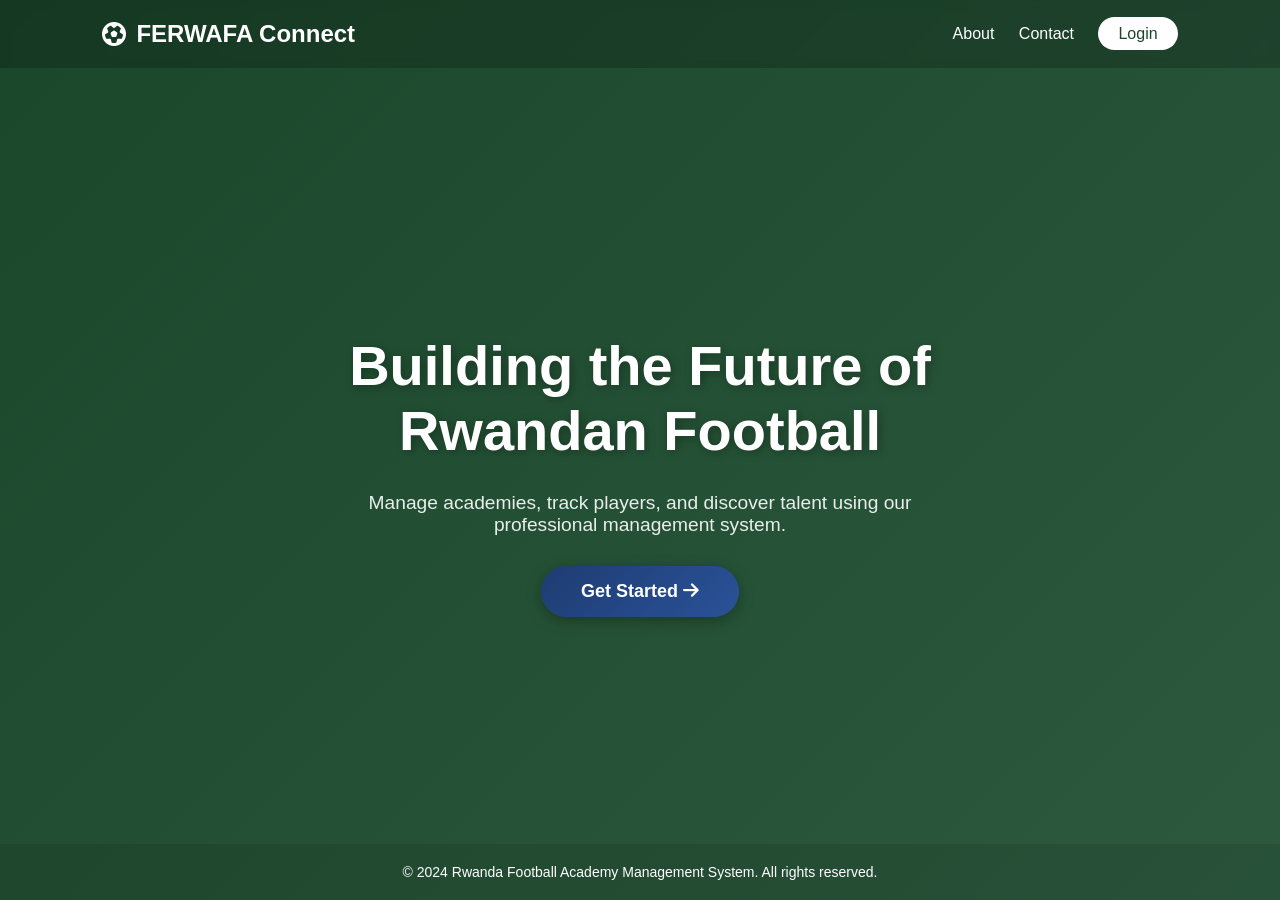
<file: football_dashboard/frontend/academy.html>
<!DOCTYPE html>
<html lang="en">
<head>
    <meta charset="UTF-8">
    <meta name="viewport" content="width=device-width, initial-scale=1.0">
    <title>Academy Dashboard - Football Academy Management</title>
    <link rel="stylesheet" href="css/style.css?v=1.1">
    <link rel="stylesheet" href="https://cdnjs.cloudflare.com/ajax/libs/font-awesome/6.4.0/css/all.min.css">
</head>
<body>
    <div class="dashboard-wrapper">
        <!-- Sidebar -->
        <aside class="sidebar">
            <div class="sidebar-header">
                <div class="logo">
                    <i class="fas fa-graduation-cap"></i>
                </div>
                <h2>Football Academy</h2>
            </div>
            
            <nav class="sidebar-nav">
                <ul>
                    <li class="active"><a href="#" onclick="showSection('dashboard')"><i class="fas fa-home"></i> Dashboard</a></li>
                    <li><a href="#" onclick="showSection('players')"><i class="fas fa-users"></i> Players</a></li>
                    <li><a href="#" onclick="showSection('matches')"><i class="fas fa-futbol"></i> Matches</a></li>
                    <li><a href="#" onclick="showSection('live-streaming')"><i class="fas fa-video"></i> Live Streaming</a></li>
                    <li><a href="#" onclick="showSection('statistics')"><i class="fas fa-chart-line"></i> Statistics</a></li>
                    <li><a href="#" onclick="showSection('ml-training')"><i class="fas fa-brain"></i> AI Analysis</a></li>
                </ul>
            </nav>
            
            <div class="sidebar-footer">
                <div class="user-info">
                    <div class="user-avatar">
                        <i class="fas fa-user-circle"></i>
                    </div>
                    <div class="user-details">
                        <span id="userName">Academy Admin</span>
                        <span class="badge role-academy">Academy</span>
                    </div>
                </div>
                <button class="btn-logout" onclick="logout()">
                    <i class="fas fa-sign-out-alt"></i>
                </button>
            </div>
        </aside>
        
        <!-- Main Content -->
        <main class="main-content">
            <header class="main-header">
                <button class="menu-toggle" id="menuToggle">
                    <i class="fas fa-bars"></i>
                </button>
                <h1 class="page-title">Academy Dashboard</h1>
                <div class="header-actions">
                    <span class="badge" style="background: var(--primary); color: #000; font-weight: 700;">V1.1 STABLE</span>
                    <div class="academy-badge">
                        <i class="fas fa-university"></i> Academy Level
                    </div>
                </div>
            </header>
            
            <div class="dashboard-content">
                <!-- Dashboard Overview Section -->
                <section id="dashboard" class="section active">
                    <!-- Academy Stats -->
                    <div class="stats-grid">
                        <div class="stat-card">
                            <div class="stat-icon">
                                <i class="fas fa-users"></i>
                            </div>
                            <div class="stat-info">
                                <h3>Total Players</h3>
                                <p class="stat-number" id="totalPlayers">0</p>
                            </div>
                        </div>
                        
                        <div class="stat-card">
                            <div class="stat-icon active">
                                <i class="fas fa-futbol"></i>
                            </div>
                            <div class="stat-info">
                                <h3>Matches Played</h3>
                                <p class="stat-number" id="matchesPlayed">0</p>
                            </div>
                        </div>
                        
                        <div class="stat-card">
                            <div class="stat-icon success">
                                <i class="fas fa-trophy"></i>
                            </div>
                            <div class="stat-info">
                                <h3>Win Rate</h3>
                                <p class="stat-number" id="winRate">0%</p>
                            </div>
                        </div>
                        
                        <div class="stat-card">
                            <div class="stat-icon warning">
                                <i class="fas fa-star"></i>
                            </div>
                            <div class="stat-info">
                                <h3>Top Scorer</h3>
                                <p class="stat-text" id="topScorer">N/A</p>
                            </div>
                        </div>
                    </div>

                    <!-- Players Grid Overview -->
                    <div class="card mb-4">
                        <div class="card-header">
                            <h3><i class="fas fa-users"></i> Recent Players</h3>
                            <button class="btn btn-primary btn-sm" onclick="showSection('players')">View All</button>
                        </div>
                        <div class="card-body">
                            <div class="table-responsive">
                                <table class="data-table">
                                    <thead>
                                        <tr>
                                            <th>Name</th>
                                            <th>Position</th>
                                            <th>Jersey #</th>
                                            <th>Age</th>
                                        </tr>
                                    </thead>
                                    <tbody id="recentPlayersBody"></tbody>
                                </table>
                            </div>
                        </div>
                    </div>
                </section>

                <!-- Players Section -->
                <section id="players" class="section">
                    <div class="card">
                        <div class="card-header">
                            <h3><i class="fas fa-users"></i> Academy Players</h3>
                            <button class="btn btn-primary" onclick="showAddPlayerModal()">
                                <i class="fas fa-plus"></i> Add Player
                            </button>
                        </div>
                        <div class="card-body">
                            <div class="table-responsive">
                                <table class="data-table" id="playersTable">
                                    <thead>
                                        <tr>
                                            <th>Reg. Number</th>
                                            <th>Name</th>
                                            <th>Position</th>
                                            <th>Jersey #</th>
                                            <th>Age</th>
                                            <th>Goals</th>
                                            <th>Actions</th>
                                        </tr>
                                    </thead>
                                    <tbody id="playersTableBody"></tbody>
                                </table>
                            </div>
                        </div>
                    </div>
                </section>
                
                <!-- Matches Section -->
                <section id="matches" class="section">
                    <div class="card">
                        <div class="card-header">
                            <h3><i class="fas fa-futbol"></i> Academy Matches</h3>
                            <button class="btn btn-primary" onclick="showAddMatchModal()">
                                <i class="fas fa-plus"></i> Add Match
                            </button>
                        </div>
                        <div class="card-body">
                            <div class="table-responsive">
                                <table class="data-table" id="matchesTable">
                                    <thead>
                                        <tr>
                                            <th>Date</th>
                                            <th>Opponent</th>
                                            <th>Venue</th>
                                            <th>Score</th>
                                            <th>Result</th>
                                            <th>Actions</th>
                                        </tr>
                                    </thead>
                                    <tbody id="matchesTableBody"></tbody>
                                </table>
                            </div>
                        </div>
                    </div>
                </section>

                <!-- Live Analytics & Ingest Hub (The Heart of the System) -->
                <section id="live-streaming" class="section">
                    <div class="card">
                        <div class="card-header">
                            <h3><i class="fas fa-satellite-dish"></i> Live Analytics & Ingest Hub</h3>
                            <div class="header-actions">
                                <button class="btn btn-success btn-sm" onclick="openAnalyticsModal()">
                                    <i class="fas fa-plus"></i> Start New Analytics Session
                                </button>
                            </div>
                        </div>
                        <div class="card-body">
                            <div class="ingest-overview mb-4" style="display: grid; grid-template-columns: 1fr 1fr 1fr; gap: 24px;">
                                <div class="ingest-card hardware-card" onclick="openAnalyticsModal('hardware')">
                                    <div class="ingest-icon"><i class="fas fa-camera-retro"></i></div>
                                    <div class="ingest-info">
                                        <h4>Professional Hardware Ingest</h4>
                                        <p>Connect Blackmagic cameras or OBS via RTMP for crystal-clear analysis.</p>
                                    </div>
                                </div>
                                <div class="ingest-card external-card" onclick="openAnalyticsModal('external')">
                                    <div class="ingest-icon"><i class="fas fa-link"></i></div>
                                    <div class="ingest-info">
                                        <h4>External Source (YouTube/TV)</h4>
                                        <p>"Catch" live matches from YouTube, TV streams, or public video links.</p>
                                    </div>
                                </div>
                                <div class="ingest-card camera-card" onclick="openAnalyticsModal('camera')">
                                    <div class="ingest-icon"><i class="fas fa-mobile-alt"></i></div>
                                    <div class="ingest-info">
                                        <h4>Device Camera</h4>
                                        <p>Use your phone or laptop camera to stream live video directly to the server.</p>
                                    </div>
                                </div>
                            </div>

                            <div id="activeSessions" class="active-sessions">
                                <h4 class="mb-3"><i class="fas fa-broadcast-tower"></i> Active Analytics Sessions</h4>
                                <div id="sessionsList" class="empty-state">
                                    <i class="fas fa-video-slash fa-3x mb-3" style="opacity: 0.3;"></i>
                                    <p>No active analytics sessions. Connect your camera or link to begin.</p>
                                </div>
                            </div>
                        </div>
                    </div>
                </section>

                <!-- Statistics & Analytics Tool -->
                <section id="statistics" class="section">
                    <div class="card mb-4">
                        <div class="card-header d-flex justify-content-between align-items-center">
                            <h3><i class="fas fa-chart-line"></i> AI Match Statistics Tool</h3>
                            <div class="header-actions">
                                <button class="btn btn-warning btn-sm" onclick="runAITest()" style="margin-right: 10px;">
                                    <i class="fas fa-flask"></i> Test AI Stats
                                </button>
                                <select id="matchAnalyticsSelector" class="form-control form-control-sm" style="min-width: 250px;" onchange="loadMatchAnalytics(this.value)">
                                    <option value="">Select a Match to Analyze...</option>
                                    <!-- Populated via JS -->
                                </select>
                            </div>
                        </div>
                    </div>

                    <div id="analyticsDashboard" style="display: none;">
                        <!-- Team Performance Overview -->
                        <div class="row mb-4">
                            <div class="col-md-12">
                                <div class="card bg-dark-soft border-left-primary">
                                    <div class="card-body py-4">
                                        <h4 class="mb-4 text-primary"><i class="fas fa-users"></i> Team Performance Overview</h4>
                                        <div class="row text-center">
                                            <div class="col-md-3 border-right">
                                                <div class="h2 mb-1" id="toolTeamQuality">0%</div>
                                                <div class="text-muted small uppercase">Team Intensity Grade</div>
                                            </div>
                                            <div class="col-md-2 border-right">
                                                <div class="h3 mb-1" id="toolTeamDistance">0 km</div>
                                                <div class="text-muted small uppercase">Total Distance</div>
                                            </div>
                                            <div class="col-md-2 border-right">
                                                <div class="h3 mb-1" id="toolTeamAvgSpeed">0 km/h</div>
                                                <div class="text-muted small uppercase">Avg Speed</div>
                                            </div>
                                            <div class="col-md-2 border-right">
                                                <div class="h3 mb-1" id="toolTeamTopSpeed">0 km/h</div>
                                                <div class="text-muted small uppercase">Top Speed</div>
                                            </div>
                                            <div class="col-md-3">
                                                <div class="h3 mb-1" id="toolTeamSprints">0</div>
                                                <div class="text-muted small uppercase">High-Intensity Sprints</div>
                                            </div>
                                        </div>
                                    </div>
                                </div>
                            </div>
                        </div>

                        <!-- Individual Player Breakdown -->
                        <div class="card">
                            <div class="card-header">
                                <h3><i class="fas fa-walking"></i> Individual Player Performance</h3>
                            </div>
                            <div class="card-body">
                                <div class="table-responsive">
                                    <table class="table table-dark table-hover">
                                        <thead>
                                            <tr>
                                                <th>Player</th>
                                                <th>Position</th>
                                                <th>Distance (km)</th>
                                                <th>Top Speed (km/h)</th>
                                                <th>Sprints</th>
                                                <th>AI Performance Score</th>
                                            </tr>
                                        </thead>
                                        <tbody id="toolPlayerStatsBody">
                                            <!-- Populated via JS -->
                                        </tbody>
                                    </table>
                                </div>
                            </div>
                        </div>
                    </div>

                    <div id="analyticsEmptyState" class="empty-state py-5">
                        <i class="fas fa-chart-pie fa-4x mb-4" style="opacity: 0.2;"></i>
                        <h3>Ready for Analysis</h3>
                        <p>Select a completed match from the dropdown above to view AI-generated statistics and performance metrics.</p>
                    </div>
                </section>

                <!-- ML Training Section -->
                <section id="ml-training" class="section">
                    <div class="card mb-4">
                        <div class="card-header">
                            <h3><i class="fas fa-info-circle"></i> AI Talent Detection - How It Works</h3>
                        </div>
                        <div class="card-body">
                            <div class="ml-instructions" style="display: grid; grid-template-columns: repeat(auto-fit, minmax(200px, 1fr)); gap: 24px;">
                                <div class="instruction-step">
                                    <div class="step-num">1</div>
                                    <h4>Supply Match Video</h4>
                                    <p>Provide a public link or use the RTMP ingest to send a match video or live stream to the AI server.</p>
                                </div>
                                <div class="instruction-step">
                                    <div class="step-num">2</div>
                                    <h4>Select Analytic Model</h4>
                                    <p>Choose between Player Performance tracking, Tactical Heatmaps, or Ball Possession analysis.</p>
                                </div>
                                <div class="instruction-step">
                                    <div class="step-num">3</div>
                                    <h4>Automated Processing</h4>
                                    <p>Our AI processes the footage frame-by-frame, extracting player coordinates and movement patterns.</p>
                                </div>
                                <div class="instruction-step">
                                    <div class="step-num">4</div>
                                    <h4>Generate Statistics</h4>
                                    <p>The processed data is automatically synced to your dashboard and individual player profiles.</p>
                                </div>
                            </div>
                        </div>
                    </div>

                    <div class="card">
                        <div class="card-header">
                            <h3><i class="fas fa-microchip"></i> Active Tracking Pipeline</h3>
                            <button class="btn btn-primary btn-sm" onclick="openMLModal()">
                                <i class="fas fa-plus"></i> New Training Job
                            </button>
                        </div>
                        <div class="card-body">
                            <div id="trainingJobs" class="ml-jobs-list">
                                <div class="empty-state">
                                    <i class="fas fa-brain fa-3x" style="margin-bottom: 20px; opacity: 0.5;"></i>
                                    <p>No active analytics jobs. Start your first analysis to see results.</p>
                                </div>
                            </div>
                        </div>
                    </div>
                </section>
            </div>
        </main>
    </div>
    
    <!-- ========== PLAYER MODAL (Full Details) ========== -->
    <div class="modal-overlay" id="playerModal">
        <div class="modal">
            <div class="modal-header">
                <h3 id="playerModalTitle">Register New Player</h3>
                <button class="modal-close" onclick="closePlayerModal()"><i class="fas fa-times"></i></button>
            </div>
            <div class="modal-body">
                <form id="playerForm">
                    <input type="hidden" id="playerId">
                    <div class="form-row">
                        <div class="form-group">
                            <label><i class="fas fa-user"></i> Full Name *</label>
                            <input type="text" id="playerName" placeholder="Jean Baptiste" required>
                        </div>
                        <div class="form-group">
                            <label><i class="fas fa-calendar-alt"></i> Date of Birth *</label>
                            <input type="date" id="playerDob" required>
                        </div>
                    </div>
                    <div class="form-row">
                        <div class="form-group">
                            <label><i class="fas fa-flag"></i> Nationality *</label>
                            <select id="playerNationality" required>
                                <option value="">Select</option>
                                <option value="Rwandan" selected>Rwandan</option>
                                <option value="Kenyan">Kenyan</option>
                                <option value="Ugandan">Ugandan</option>
                                <option value="Tanzanian">Tanzanian</option>
                                <option value="Burundian">Burundian</option>
                                <option value="Congolese">Congolese</option>
                                <option value="Other">Other</option>
                            </select>
                        </div>
                        <div class="form-group">
                            <label><i class="fas fa-running"></i> Position *</label>
                            <select id="playerPosition" required>
                                <option value="">Select Position</option>
                                <option value="Goalkeeper">Goalkeeper</option>
                                <option value="Defender">Defender</option>
                                <option value="Midfielder">Midfielder</option>
                                <option value="Forward">Forward</option>
                            </select>
                        </div>
                    </div>
                    <div class="form-row">
                        <div class="form-group">
                            <label><i class="fas fa-tshirt"></i> Jersey Number</label>
                            <input type="number" id="playerJersey" placeholder="10" min="1" max="99">
                        </div>
                        <div class="form-group">
                            <label><i class="fas fa-ruler-vertical"></i> Height (cm)</label>
                            <input type="text" id="playerHeight" placeholder="175">
                        </div>
                    </div>
                    <div class="form-row">
                        <div class="form-group">
                            <label><i class="fas fa-weight"></i> Weight (kg)</label>
                            <input type="text" id="playerWeight" placeholder="70">
                        </div>
                        <div class="form-group">
                            <label><i class="fas fa-camera"></i> Player Photo</label>
                            <input type="file" id="playerPhotoFile" accept="image/*" class="file-input">
                            <input type="hidden" id="playerPhoto">
                            <small>Upload professional headshot.</small>
                        </div>
                    </div>
                    <div class="form-row">
                        <div class="form-group">
                            <label><i class="fas fa-map-marker-alt"></i> District</label>
                            <input type="text" id="playerDistrict" placeholder="District">
                        </div>
                        <div class="form-group">
                            <label>Sector</label>
                            <input type="text" id="playerSector" placeholder="Sector">
                        </div>
                    </div>
                    <div class="form-row">
                        <div class="form-group">
                            <label>Cell</label>
                            <input type="text" id="playerCell" placeholder="Cell">
                        </div>
                        <div class="form-group">
                            <label>Village</label>
                            <input type="text" id="playerVillage" placeholder="Village">
                        </div>
                    </div>
                    <div class="form-actions">
                        <button type="button" class="btn btn-secondary" onclick="closePlayerModal()">Cancel</button>
                        <button type="submit" class="btn btn-primary"><i class="fas fa-save"></i> Save Player</button>
                    </div>
                </form>
            </div>
        </div>
    </div>
    
    <!-- Match Modal -->
    <div class="modal-overlay" id="matchModal">
        <div class="modal">
            <div class="modal-header">
                <h3 id="matchModalTitle">Add New Match</h3>
                <button class="modal-close" onclick="closeMatchModal()"><i class="fas fa-times"></i></button>
            </div>
            <form id="matchForm">
                <input type="hidden" id="matchId">
                <div class="form-group">
                    <label>Match Date *</label>
                    <input type="datetime-local" id="matchDate" required>
                </div>
                <div class="form-group">
                    <label>Opponent Team *</label>
                    <select id="matchOpponentId" required onfocus="populateMatchDropdowns()">
                        <option value="">Select Opponent...</option>
                    </select>
                </div>
                <div class="form-group">
                    <label>Venue *</label>
                    <select id="venueId" required onfocus="populateMatchDropdowns()">
                        <option value="">Select Venue...</option>
                    </select>
                </div>
                <div class="form-row">
                    <div class="form-group">
                        <label>Home Score</label>
                        <input type="number" id="homeScore" min="0" placeholder="0">
                    </div>
                    <div class="form-group">
                        <label>Away Score</label>
                        <input type="number" id="awayScore" min="0" placeholder="0">
                    </div>
                </div>
                <div class="form-group">
                    <label>Result</label>
                    <select id="matchResult">
                        <option value="">Select Result</option>
                        <option value="win">Win</option>
                        <option value="loss">Loss</option>
                        <option value="draw">Draw</option>
                        <option value="pending">Pending</option>
                    </select>
                </div>
                <div class="form-actions">
                    <button type="button" class="btn btn-secondary" onclick="closeMatchModal()">Cancel</button>
                    <button type="submit" class="btn btn-primary">Add Match</button>
                </div>
            </form>
        </div>
    </div>
    
    <!-- Unified Analytics Modal (The Heart Modal) -->
    <div class="modal-overlay" id="analyticsModal">
        <div class="modal modal-lg">
            <div class="modal-header">
                <h3><i class="fas fa-satellite-dish"></i> Start New Analytics Session</h3>
                <button class="modal-close" onclick="closeAnalyticsModal()">
                    <i class="fas fa-times"></i>
                </button>
            </div>
            <div class="modal-body">
                <div class="card-tabs mb-4">
                    <button class="tab-btn active" onclick="switchAnalyticsMode('hardware')">
                        <i class="fas fa-camera"></i> Hardware (Blackmagic/RTMP)
                    </button>
                    <button class="tab-btn" onclick="switchAnalyticsMode('external')">
                        <i class="fas fa-link"></i> External Link (YouTube/TV)
                    </button>
                    <button class="tab-btn" onclick="switchAnalyticsMode('camera')">
                        <i class="fas fa-mobile-alt"></i> Device Camera
                    </button>
                </div>

                <form id="analyticsForm" onsubmit="submitAnalyticsSession(event)" novalidate>
                    <input type="hidden" id="analyticsSourceType" value="hardware">
                    
                    <div id="hardwareTab" class="analytics-tab active">
                        <div class="alert alert-info py-2 mb-3" style="font-size: 13px;">
                            Connect your Blackmagic camera or OBS using these credentials. The server will catch the signal and start processing.
                        </div>
                        <div class="form-group mb-3">
                            <label>Session Name</label>
                            <input type="text" id="hardwareSessionName" placeholder="Rwanda vs Kenya - Quality Analysis">
                        </div>
                        <div id="generatedCredentials" style="display:none;">
                            <div class="form-group mb-2">
                                <label style="font-size: 11px; opacity:0.8;">RTMP Ingest URL</label>
                                <div class="input-group">
                                    <input type="text" id="generatedIngestUrl" readonly class="form-control-sm" style="background: rgba(0,0,0,0.5); border: 1px solid var(--border); color: #fff; padding: 8px 12px; flex:1;">
                                    <button type="button" class="btn btn-sm btn-secondary" onclick="copyToClipboard(document.getElementById('generatedIngestUrl').value)">Copy</button>
                                </div>
                            </div>
                        </div>
                    </div>

                    <div id="externalTab" class="analytics-tab" style="display:none;">
                        <div class="alert alert-warning py-2 mb-3" style="font-size: 13px;">
                            Enter the link to a live YouTube match or TV stream. Our AI server will "catch" this video source for analysis.
                        </div>
                        <div class="form-group mb-3">
                            <label>Source URL (YouTube/MP4/HLS)</label>
                            <input type="text" id="externalSourceUrl" placeholder="https://youtube.com/live/xxxx or http://tv-stream/xxx">
                        </div>
                        <div class="form-group mb-3">
                            <label>Session Name</label>
                            <input type="text" id="externalSessionName" placeholder="YouTube Stream Analysis">
                        </div>
                    </div>

                    <div id="cameraTab" class="analytics-tab" style="display:none;">
                        <div class="alert alert-info py-2 mb-3" style="font-size: 13px;">
                            Use your device camera (phone or laptop) to stream live video directly to the AI server for analysis.
                        </div>
                        <div class="form-group mb-3">
                            <label>Session Name</label>
                            <input type="text" id="cameraSessionName" placeholder="Device Camera Stream">
                        </div>
                        <div class="form-group mb-3">
                            <label>Camera Source</label>
                            <div style="display: grid; grid-template-columns: 1fr 1fr; gap: 12px;">
                                <button type="button" class="btn btn-secondary" onclick="startDeviceCamera('user')">
                                    <i class="fas fa-camera"></i> Front Camera
                                </button>
                                <button type="button" class="btn btn-secondary" onclick="startDeviceCamera('environment')">
                                    <i class="fas fa-camera"></i> Rear Camera
                                </button>
                            </div>
                        </div>
                        <div id="cameraPreviewContainer" style="display:none; margin-top: 16px;">
                            <label style="margin-bottom: 8px; display: block;">Camera Preview</label>
                            <video id="cameraPreview" autoplay playsinline muted style="width: 100%; max-height: 300px; background: #000; border-radius: 8px;"></video>
                            <div style="display: flex; gap: 12px; margin-top: 12px;">
                                <button type="button" class="btn btn-success" onclick="startCameraStream()">
                                    <i class="fas fa-broadcast-tower"></i> Start Streaming
                                </button>
                                <button type="button" class="btn btn-danger" onclick="stopDeviceCamera()">
                                    <i class="fas fa-stop"></i> Stop Camera
                                </button>
                            </div>
                        </div>
                        <div id="cameraStreamStatus" style="display:none; margin-top: 12px; padding: 12px; border-radius: 8px; background: rgba(0,240,255,0.1); border: 1px solid rgba(0,240,255,0.3);">
                            <span id="cameraStreamStatusText"><i class="fas fa-circle" style="color: #00f0ff;"></i> Streaming to server...</span>
                        </div>
                    </div>

                    <div class="form-group mb-4">
                        <label>Target AI Model</label>
                        <select id="analyticsAIModel">
                            <option value="Performance Analysis">Player Performance Model (High Detail)</option>
                            <option value="Tactical Tracker">Tactical Positioning & Heatmaps</option>
                            <option value="Ball Mastery">Possession & Transition Analytics</option>
                        </select>
                    </div>

                    <div class="form-actions">
                        <button type="button" class="btn btn-secondary" onclick="closeAnalyticsModal()">Cancel</button>
                        <button type="submit" class="btn btn-success">Initialize Session</button>
                    </div>
                </form>
            </div>
        </div>
    </div>

    <!-- Match Modal -->
    <div class="modal-overlay" id="matchModal">
        <div class="modal">
            <div class="modal-header">
                <h3 id="matchModalTitle">Add New Match</h3>
                <button class="modal-close" onclick="closeMatchModal()">
                    <i class="fas fa-times"></i>
                </button>
            </div>
            <div class="modal-body">
                <form id="matchForm" onsubmit="saveMatch(event)">
                    <input type="hidden" id="matchId">
                    <div class="form-row">
                        <div class="form-group">
                            <label>Match Date *</label>
                            <input type="datetime-local" id="matchDate" required>
                        </div>
                        <div class="form-group">
                            <label>Venue *</label>
                            <select id="venueId" required onfocus="populateMatchDropdowns()">
                                <option value="">Select Venue...</option>
                            </select>
                        </div>
                    </div>
                    <div class="form-row">
                        <div class="form-group">
                            <label>Opponent Team *</label>
                            <select id="matchOpponentId" required onfocus="populateMatchDropdowns()">
                                <option value="">Select Opponent...</option>
                            </select>
                        </div>
                        <div class="form-group">
                            <label>Status *</label>
                            <select id="matchStatus" required>
                                <option value="scheduled">Scheduled</option>
                                <option value="in_progress">In Progress</option>
                                <option value="completed">Completed</option>
                                <option value="cancelled">Cancelled</option>
                            </select>
                        </div>
                    </div>
                    <div class="form-row">
                        <div class="form-group">
                            <label>Home Score</label>
                            <input type="number" id="homeScore" min="0" placeholder="0">
                        </div>
                        <div class="form-group">
                            <label>Away Score</label>
                            <input type="number" id="awayScore" min="0" placeholder="0">
                        </div>
                    </div>
                    <div class="form-actions">
                        <button type="button" class="btn btn-secondary" onclick="closeMatchModal()">Cancel</button>
                        <button type="submit" class="btn btn-primary"><i class="fas fa-save"></i> Save Match</button>
                    </div>
                </form>
            </div>
        </div>
    </div>

    <!-- ML Training Modal -->
    <div class="modal-overlay" id="mlModal">
        <div class="modal">
            <div class="modal-header">
                <h3>New AI Analytics Job</h3>
                <button class="modal-close" onclick="closeMLModal()">
                    <i class="fas fa-times"></i>
                </button>
            </div>
            <div class="modal-body">
                <form id="mlForm" onsubmit="submitMLJob(event)">
                    <div class="form-group">
                        <label><i class="fas fa-video"></i> Match Video Source</label>
                        <select id="mlVideoSourceType" onchange="toggleMLSourceInput()" required>
                            <option value="link">Public Video Link (YouTube/MP4)</option>
                            <option value="stream">Live Stream URL (RTMP)</option>
                            <option value="upload">Upload Video File</option>
                        </select>
                    </div>
                    <div id="mlSourceContainer" class="form-group">
                        <label>Source URL</label>
                        <input type="text" id="mlVideoSource" placeholder="https://..." required>
                    </div>
                    <div class="form-group">
                        <label><i class="fas fa-project-diagram"></i> Analysis Type</label>
                        <select id="mlType" required>
                            <option value="Performance Analysis">Player Performance Analysis</option>
                            <option value="Tactical Tracking">Tactical Layout & Tracking</option>
                            <option value="Heatmap Generation">Match Heatmap Generation</option>
                        </select>
                    </div>
                    <div class="alert alert-info" style="font-size: 13px; margin: 15px 0;">
                        <i class="fas fa-info-circle"></i> Analyzing a 90-minute match takes approximately 15-20 minutes of processing time.
                    </div>
                    <div class="form-actions">
                        <button type="button" class="btn btn-secondary" onclick="closeMLModal()">Cancel</button>
                        <button type="submit" class="btn btn-primary">Start Analysis Job</button>
                    </div>
                </form>
            </div>
        </div>
    </div>

    <script src="js/main.js?v=1.1"></script>
    
</body>
</html>
</file>
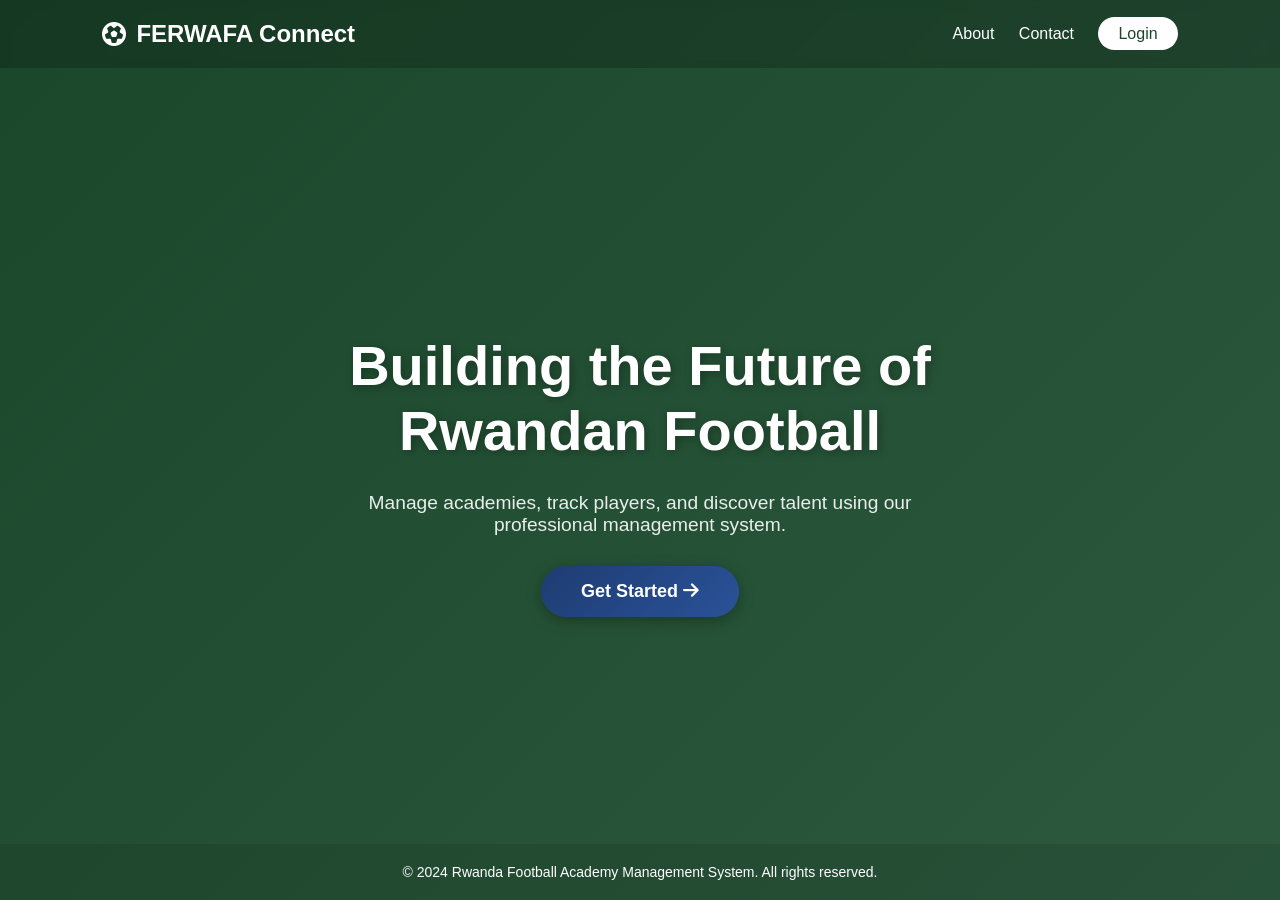
<file: football_dashboard/frontend/club.html>
<!DOCTYPE html>
<html lang="en">
<head>
    <meta charset="UTF-8">
    <meta name="viewport" content="width=device-width, initial-scale=1.0">
    <title>Club Dashboard - Rwanda Talent</title>
    <link rel="stylesheet" href="css/style.css?v=1.1">
    <link rel="stylesheet" href="https://cdnjs.cloudflare.com/ajax/libs/font-awesome/6.0.0/css/all.min.css">
</head>
<body>
    <div class="dashboard-wrapper">
        <!-- Sidebar -->
        <aside class="sidebar" id="sidebar">
            <div class="sidebar-header">
                <div class="logo">
                    <i class="fas fa-shield-alt"></i>
                </div>
                <h2>Football Club</h2>
            </div>
            
            <nav class="sidebar-nav">
                <ul>
                    <li class="active"><a href="#" onclick="showSection('dashboard')"><i class="fas fa-home"></i> Dashboard</a></li>
                    <li><a href="#" onclick="showSection('players')"><i class="fas fa-users"></i> Players</a></li>
                    <li><a href="#" onclick="showSection('matches')"><i class="fas fa-futbol"></i> Matches</a></li>
                    <li><a href="#" onclick="showSection('live-match')"><i class="fas fa-video"></i> Live Streaming</a></li>
                    <li><a href="#" onclick="showSection('statistics')"><i class="fas fa-chart-bar"></i> Statistics</a></li>
                    <li><a href="#" onclick="showSection('ml-training')"><i class="fas fa-brain"></i> ML Training</a></li>
                </ul>
            </nav>
            
            <div class="sidebar-footer">
                <div class="user-info">
                    <div class="user-avatar">
                        <i class="fas fa-user-circle"></i>
                    </div>
                    <div class="user-details">
                        <span id="userName">Club Admin</span>
                        <span class="badge role-club">Club</span>
                    </div>
                </div>
                <button class="btn-logout" onclick="logout()">
                    <i class="fas fa-sign-out-alt"></i>
                </button>
            </div>
        </aside>

        <!-- Main Content -->
        <main class="main-content">
            <!-- Header -->
            <header class="main-header">
                <button id="menuToggle" class="menu-toggle">
                    <i class="fas fa-bars"></i>
                </button>
                <h1 class="page-title">Club Dashboard (Standardized)</h1>
                <div class="header-actions">
                    <span class="badge" style="background: var(--primary); color: #000; font-weight: 700;">V1.1 STABLE</span>
                    <div class="club-badge">
                        <i class="fas fa-shield-alt"></i> Active Club
                    </div>
                </div>
            </header>

            <div class="dashboard-content">
                <!-- Dashboard Overview -->
                <section id="dashboard" class="section active">
                    <div class="stats-grid">
                        <div class="stat-card">
                            <div class="stat-icon">
                                <i class="fas fa-users"></i>
                            </div>
                            <div class="stat-info">
                                <h3>Total Players</h3>
                                <p class="stat-number" id="totalPlayers">0</p>
                            </div>
                        </div>
                        <div class="stat-card">
                            <div class="stat-icon success">
                                <i class="fas fa-video"></i>
                            </div>
                            <div class="stat-info">
                                <h3>Live Streams</h3>
                                <p class="stat-number" id="liveStreams">0</p>
                            </div>
                        </div>
                        <div class="stat-card">
                            <div class="stat-icon warning">
                                <i class="fas fa-chart-line"></i>
                            </div>
                            <div class="stat-info">
                                <h3>Match Stats</h3>
                                <p class="stat-number" id="matchStats">0</p>
                            </div>
                        </div>
                    </div>
                </section>

                <!-- Players Section -->
                <section id="players" class="section">
                    <div class="card">
                        <div class="card-header">
                            <h3><i class="fas fa-users"></i> Team Players</h3>
                            <button class="btn btn-primary" onclick="showAddPlayerModal()">
                                <i class="fas fa-plus"></i> Add Player
                            </button>
                        </div>
                        <div class="card-body">
                            <div class="table-controls" style="margin-bottom: 20px;">
                                <div class="header-search" style="flex: 1;">
                                    <i class="fas fa-search"></i>
                                    <input type="text" id="playerSearch" placeholder="Search players..." onkeyup="searchPlayers()">
                                </div>
                                <select class="form-select" id="filterPosition" onchange="searchPlayers()" style="width: auto;">
                                    <option value="">All Positions</option>
                                    <option value="Goalkeeper">Goalkeeper</option>
                                    <option value="Defender">Defender</option>
                                    <option value="Midfielder">Midfielder</option>
                                    <option value="Forward">Forward</option>
                                </select>
                            </div>
                            <div class="table-responsive">
                                <table class="data-table">
                                    <thead>
                                        <tr>
                                            <th>Registration</th>
                                            <th>Name</th>
                                            <th>Position</th>
                                            <th>Jersey #</th>
                                            <th>Nationality</th>
                                            <th>Age</th>
                                            <th>Actions</th>
                                        </tr>
                                    </thead>
                                    <tbody id="playersTableBody">
                                        <tr><td colspan="7" class="empty-state">Loading players...</td></tr>
                                    </tbody>
                                </table>
                            </div>
                        </div>
                    </div>
                </section>

                <!-- Matches Section -->
                <section id="matches" class="section">
                    <div class="card">
                        <div class="card-header">
                            <h3><i class="fas fa-futbol"></i> Club Matches</h3>
                            <button class="btn btn-primary" onclick="showAddMatchModal()">
                                <i class="fas fa-plus"></i> Add Match
                            </button>
                        </div>
                        <div class="card-body">
                            <div class="table-controls" style="margin-bottom: 20px;">
                                <select class="form-select" id="filterMatchStatus" onchange="filterMatches()" style="width: auto;">
                                    <option value="">All Status</option>
                                    <option value="scheduled">Scheduled</option>
                                    <option value="in_progress">In Progress</option>
                                    <option value="completed">Completed</option>
                                    <option value="cancelled">Cancelled</option>
                                </select>
                            </div>
                            <div class="table-responsive">
                                <table class="data-table">
                                    <thead>
                                        <tr>
                                            <th>Date</th>
                                            <th>Home Team</th>
                                            <th>Score</th>
                                            <th>Away Team</th>
                                            <th>Venue</th>
                                            <th>Status</th>
                                            <th>Actions</th>
                                        </tr>
                                    </thead>
                                    <tbody id="matchesTableBody">
                                        <tr><td colspan="7" class="empty-state">Loading matches...</td></tr>
                                    </tbody>
                                </table>
                            </div>
                        </div>
                    </div>
                </section>

            <!-- Add Player Section - Now just redirects to the modal -->
            <section id="add-player" class="section">
                <div class="form-container" style="text-align: center; padding: 60px 20px;">
                    <i class="fas fa-user-plus" style="font-size: 48px; color: var(--primary); margin-bottom: 20px;"></i>
                    <h2>Add New Player</h2>
                    <p style="color: var(--text-secondary); margin-bottom: 30px;">Click the button below to register a new player with full details.</p>
                    <button class="btn btn-primary" onclick="showAddPlayerModal()" style="font-size: 16px; padding: 14px 32px;">
                        <i class="fas fa-plus"></i> Register New Player
                    </button>
                </div>
            </section>

            <!-- Live Analytics & Ingest Hub (The Heart of the System) -->
            <section id="live-match" class="section">
                <div class="card">
                    <div class="card-header">
                        <h3><i class="fas fa-satellite-dish"></i> Live Analytics & Ingest Hub</h3>
                        <div class="header-actions">
                            <button class="btn btn-success btn-sm" onclick="openAnalyticsModal()">
                                <i class="fas fa-plus"></i> Start New Analytics Session
                            </button>
                        </div>
                    </div>
                    <div class="card-body">
                        <div class="ingest-overview mb-4" style="display: grid; grid-template-columns: 1fr 1fr 1fr; gap: 24px;">
                            <div class="ingest-card hardware-card" onclick="openAnalyticsModal('hardware')">
                                <div class="ingest-icon"><i class="fas fa-camera-retro"></i></div>
                                <div class="ingest-info">
                                    <h4>Professional Hardware Ingest</h4>
                                    <p>Connect Blackmagic cameras or OBS via RTMP for crystal-clear analysis.</p>
                                </div>
                            </div>
                            <div class="ingest-card external-card" onclick="openAnalyticsModal('external')">
                                <div class="ingest-icon"><i class="fas fa-link"></i></div>
                                <div class="ingest-info">
                                    <h4>External Source (YouTube/TV)</h4>
                                    <p>"Catch" live matches from YouTube, TV streams, or public video links.</p>
                                </div>
                            </div>
                            <div class="ingest-card camera-card" onclick="openAnalyticsModal('camera')">
                                <div class="ingest-icon"><i class="fas fa-mobile-alt"></i></div>
                                <div class="ingest-info">
                                    <h4>Device Camera</h4>
                                    <p>Use your phone or laptop camera to stream live video directly to the server.</p>
                                </div>
                            </div>
                        </div>

                        <div id="activeSessions" class="active-sessions">
                            <h4 class="mb-3"><i class="fas fa-broadcast-tower"></i> Active Analytics Sessions</h4>
                            <div id="sessionsList" class="empty-state">
                                <i class="fas fa-video-slash fa-3x mb-3" style="opacity: 0.3;"></i>
                                <p>No active analytics sessions. Connect your camera or link to begin.</p>
                            </div>
                        </div>
                    </div>
                </div>
            </section>

            <!-- ML Training Section -->
            <section id="ml-training" class="section">
                <div class="card mb-4">
                    <div class="card-header">
                        <h3><i class="fas fa-info-circle"></i> AI Talent Detection - How It Works</h3>
                    </div>
                    <div class="card-body">
                        <div class="ml-instructions" style="display: grid; grid-template-columns: repeat(auto-fit, minmax(200px, 1fr)); gap: 24px;">
                            <div class="instruction-step">
                                <div class="step-num">1</div>
                                <h4>Supply Match Video</h4>
                                <p>Provide a public link or use the RTMP ingest to send a match video or live stream to the AI server.</p>
                            </div>
                            <div class="instruction-step">
                                <div class="step-num">2</div>
                                <h4>Select Analytic Model</h4>
                                <p>Choose between Player Performance tracking, Tactical Heatmaps, or Ball Possession analysis.</p>
                            </div>
                            <div class="instruction-step">
                                <div class="step-num">3</div>
                                <h4>Automated Processing</h4>
                                <p>Our AI processes the footage frame-by-frame, extracting player coordinates and movement patterns.</p>
                            </div>
                            <div class="instruction-step">
                                <div class="step-num">4</div>
                                <h4>Generate Statistics</h4>
                                <p>The processed data is automatically synced to your dashboard and individual player profiles.</p>
                            </div>
                        </div>
                    </div>
                </div>

                <div class="card">
                    <div class="card-header">
                        <h3><i class="fas fa-microchip"></i> Active Tracking Pipeline</h3>
                        <button class="btn btn-primary btn-sm" onclick="openMLModal()">
                            <i class="fas fa-plus"></i> New Training Job
                        </button>
                    </div>
                    <div class="card-body">
                        <div id="trainingJobs" class="ml-jobs-list">
                            <div class="empty-state">
                                <i class="fas fa-brain fa-3x" style="margin-bottom: 20px; opacity: 0.5;"></i>
                                <p>No active analytics jobs. Start your first analysis to see results.</p>
                            </div>
                        </div>
                    </div>
                </div>
            </section>

            <!-- Statistics & Analytics Tool -->
            <section id="statistics" class="section">
                <div class="card mb-4">
                    <div class="card-header d-flex justify-content-between align-items-center">
                        <h3><i class="fas fa-chart-line"></i> AI Match Statistics Tool</h3>
                        <div class="header-actions">
                            <button class="btn btn-warning btn-sm" onclick="runAITest()" style="margin-right: 10px;">
                                <i class="fas fa-flask"></i> Test AI Stats
                            </button>
                            <select id="matchAnalyticsSelector" class="form-control form-control-sm" style="min-width: 250px;" onchange="loadMatchAnalytics(this.value)">
                                <option value="">Select a Match to Analyze...</option>
                                <!-- Populated via JS -->
                            </select>
                        </div>
                    </div>
                </div>

                <div id="analyticsDashboard" style="display: none;">
                    <!-- Team Performance Overview -->
                    <div class="row mb-4">
                        <div class="col-md-12">
                            <div class="card bg-dark-soft border-left-primary">
                                <div class="card-body py-4">
                                    <h4 class="mb-4 text-primary"><i class="fas fa-users"></i> Team Performance Overview</h4>
                                    <div class="row text-center">
                                        <div class="col-md-3 border-right">
                                            <div class="h2 mb-1" id="toolTeamQuality">0%</div>
                                            <div class="text-muted small uppercase">Team Intensity Grade</div>
                                        </div>
                                        <div class="col-md-2 border-right">
                                            <div class="h3 mb-1" id="toolTeamDistance">0 km</div>
                                            <div class="text-muted small uppercase">Total Distance</div>
                                        </div>
                                        <div class="col-md-2 border-right">
                                            <div class="h3 mb-1" id="toolTeamAvgSpeed">0 km/h</div>
                                            <div class="text-muted small uppercase">Avg Speed</div>
                                        </div>
                                        <div class="col-md-2 border-right">
                                            <div class="h3 mb-1" id="toolTeamTopSpeed">0 km/h</div>
                                            <div class="text-muted small uppercase">Top Speed</div>
                                        </div>
                                        <div class="col-md-3">
                                            <div class="h3 mb-1" id="toolTeamSprints">0</div>
                                            <div class="text-muted small uppercase">High-Intensity Sprints</div>
                                        </div>
                                    </div>
                                </div>
                            </div>
                        </div>
                    </div>

                    <!-- Individual Player Breakdown -->
                    <div class="card">
                        <div class="card-header">
                            <h3><i class="fas fa-walking"></i> Individual Player Performance</h3>
                        </div>
                        <div class="card-body">
                            <div class="table-responsive">
                                <table class="table table-dark table-hover">
                                    <thead>
                                        <tr>
                                            <th>Player</th>
                                            <th>Position</th>
                                            <th>Distance (km)</th>
                                            <th>Top Speed (km/h)</th>
                                            <th>Sprints</th>
                                            <th>AI Performance Score</th>
                                        </tr>
                                    </thead>
                                    <tbody id="toolPlayerStatsBody">
                                        <!-- Populated via JS -->
                                    </tbody>
                                </table>
                            </div>
                        </div>
                    </div>
                </div>

                <div id="analyticsEmptyState" class="empty-state py-5">
                    <i class="fas fa-chart-pie fa-4x mb-4" style="opacity: 0.2;"></i>
                    <h3>Ready for Analysis</h3>
                    <p>Select a completed match from the dropdown above to view AI-generated statistics and performance metrics.</p>
                </div>
            </section>
        </main>
    </div>

    <!-- ========== PLAYER MODAL (Full Details) ========== -->
    <div class="modal-overlay" id="playerModal">
        <div class="modal">
            <div class="modal-header">
                <h3 id="playerModalTitle">Register New Player</h3>
                <button class="modal-close" onclick="closePlayerModal()">
                    <i class="fas fa-times"></i>
                </button>
            </div>
            <div class="modal-body">
                <form id="playerForm">
                    <input type="hidden" id="playerId">
                    <div class="form-row">
                        <div class="form-group">
                            <label><i class="fas fa-user"></i> Full Name *</label>
                            <input type="text" id="playerName" placeholder="Jean Baptiste" required>
                        </div>
                        <div class="form-group">
                            <label><i class="fas fa-calendar-alt"></i> Date of Birth *</label>
                            <input type="date" id="playerDob" required>
                        </div>
                    </div>
                    <div class="form-row">
                        <div class="form-group">
                            <label><i class="fas fa-flag"></i> Nationality *</label>
                            <select id="playerNationality" required>
                                <option value="">Select</option>
                                <option value="Rwandan" selected>Rwandan</option>
                                <option value="Kenyan">Kenyan</option>
                                <option value="Ugandan">Ugandan</option>
                                <option value="Tanzanian">Tanzanian</option>
                                <option value="Burundian">Burundian</option>
                                <option value="Congolese">Congolese</option>
                                <option value="Other">Other</option>
                            </select>
                        </div>
                        <div class="form-group">
                            <label><i class="fas fa-running"></i> Position *</label>
                            <select id="playerPosition" required>
                                <option value="">Select Position</option>
                                <option value="Goalkeeper">Goalkeeper</option>
                                <option value="Defender">Defender</option>
                                <option value="Midfielder">Midfielder</option>
                                <option value="Forward">Forward</option>
                            </select>
                        </div>
                    </div>
                    <div class="form-row">
                        <div class="form-group">
                            <label><i class="fas fa-tshirt"></i> Jersey Number</label>
                            <input type="number" id="playerJersey" placeholder="10" min="1" max="99">
                        </div>
                        <div class="form-group">
                            <label><i class="fas fa-ruler-vertical"></i> Height (cm)</label>
                            <input type="text" id="playerHeight" placeholder="175">
                        </div>
                    </div>
                    <div class="form-row">
                        <div class="form-group">
                            <label><i class="fas fa-weight"></i> Weight (kg)</label>
                            <input type="text" id="playerWeight" placeholder="70">
                        </div>
                        <div class="form-group">
                            <label><i class="fas fa-camera"></i> Photo URL</label>
                            <input type="text" id="playerPhoto" placeholder="https://...">
                        </div>
                    </div>
                    <div class="form-row">
                        <div class="form-group">
                            <label><i class="fas fa-map-marker-alt"></i> District</label>
                            <input type="text" id="playerDistrict" placeholder="Gasabo">
                        </div>
                        <div class="form-group">
                            <label><i class="fas fa-map"></i> Sector</label>
                            <input type="text" id="playerSector" placeholder="Remera">
                        </div>
                    </div>
                    <div class="form-row">
                        <div class="form-group">
                            <label><i class="fas fa-building"></i> Cell</label>
                            <input type="text" id="playerCell" placeholder="Nyarutarama">
                        </div>
                        <div class="form-group">
                            <label><i class="fas fa-home"></i> Village</label>
                            <input type="text" id="playerVillage" placeholder="Rugando">
                        </div>
                    </div>
                    <div class="form-actions">
                        <button type="button" class="btn btn-secondary" onclick="closePlayerModal()">Cancel</button>
                        <button type="submit" class="btn btn-primary"><i class="fas fa-save"></i> Save Player</button>
                    </div>
                </form>
            </div>
        </div>
    </div>

    <!-- Match Modal -->
    <div class="modal-overlay" id="matchModal">
        <div class="modal">
            <div class="modal-header">
                <h3 id="matchModalTitle">Add New Match</h3>
                <button class="modal-close" onclick="closeMatchModal()">
                    <i class="fas fa-times"></i>
                </button>
            </div>
            <form id="matchForm" class="modal-form" onsubmit="saveMatch(event)">
                <input type="hidden" id="matchId">
                <div class="form-row">
                    <div class="form-group">
                        <label>Match Date *</label>
                        <input type="datetime-local" id="matchDate" required>
                    </div>
                    <div class="form-group">
                        <label>Venue *</label>
                        <input type="text" id="matchVenue" placeholder="Stadium Name" required>
                    </div>
                </div>
                <div class="form-row">
                    <div class="form-group">
                        <label>Home Team *</label>
                        <input type="text" id="homeTeam" placeholder="Home Team Name" required>
                    </div>
                    <div class="form-group">
                        <label>Away Team *</label>
                        <input type="text" id="awayTeam" placeholder="Away Team Name" required>
                    </div>
                </div>
                <div class="form-row">
                    <div class="form-group">
                        <label>Home Score</label>
                        <input type="number" id="homeScore" placeholder="0" min="0">
                    </div>
                    <div class="form-group">
                        <label>Away Score</label>
                        <input type="number" id="awayScore" placeholder="0" min="0">
                    </div>
                </div>
                <div class="form-row">
                    <div class="form-group">
                        <label>Status *</label>
                        <select id="matchStatus" required>
                            <option value="scheduled">Scheduled</option>
                            <option value="in_progress">In Progress</option>
                            <option value="completed">Completed</option>
                            <option value="cancelled">Cancelled</option>
                        </select>
                    </div>
                    <div class="form-group">
                        <label>Competition</label>
                        <input type="text" id="matchCompetition" placeholder="League, Cup, Friendly">
                    </div>
                </div>
                <div class="form-actions">
                    <button type="button" class="btn btn-secondary" onclick="closeMatchModal()">Cancel</button>
                    <button type="submit" class="btn btn-primary">Save Match</button>
                </div>
            </form>
        </div>
    </div>

    <!-- Unified Analytics Modal (The Heart Modal) -->
    <div class="modal-overlay" id="analyticsModal">
        <div class="modal modal-lg">
            <div class="modal-header">
                <h3><i class="fas fa-satellite-dish"></i> Start New Analytics Session</h3>
                <button class="modal-close" onclick="closeAnalyticsModal()">
                    <i class="fas fa-times"></i>
                </button>
            </div>
            <div class="modal-body">
                <div class="card-tabs mb-4">
                    <button class="tab-btn active" onclick="switchAnalyticsMode('hardware')">
                        <i class="fas fa-camera"></i> Hardware (Blackmagic/RTMP)
                    </button>
                    <button class="tab-btn" onclick="switchAnalyticsMode('external')">
                        <i class="fas fa-link"></i> External Link (YouTube/TV)
                    </button>
                    <button class="tab-btn" onclick="switchAnalyticsMode('camera')">
                        <i class="fas fa-mobile-alt"></i> Device Camera
                    </button>
                </div>

                <form id="analyticsForm" onsubmit="submitAnalyticsSession(event)" novalidate>
                    <input type="hidden" id="analyticsSourceType" value="hardware">
                    
                    <div id="hardwareTab" class="analytics-tab active">
                        <div class="alert alert-info py-2 mb-3" style="font-size: 13px;">
                            Connect your Blackmagic camera or OBS using these credentials. The server will catch the signal and start processing.
                        </div>
                        <div class="form-group mb-3">
                            <label>Session Name</label>
                            <input type="text" id="hardwareSessionName" placeholder="Rwanda vs Kenya - Quality Analysis">
                        </div>
                        <div id="generatedCredentials" style="display:none;">
                            <div class="form-group mb-2">
                                <label style="font-size: 11px; opacity:0.8;">RTMP Ingest URL</label>
                                <div class="input-group">
                                    <input type="text" id="generatedIngestUrl" readonly class="form-control-sm">
                                    <button type="button" class="btn btn-sm btn-secondary" onclick="copyToClipboard(document.getElementById('generatedIngestUrl').value)">Copy</button>
                                </div>
                            </div>
                        </div>
                    </div>

                    <div id="externalTab" class="analytics-tab" style="display:none;">
                        <div class="alert alert-warning py-2 mb-3" style="font-size: 13px;">
                            Enter the link to a live YouTube match or TV stream. Our AI server will "catch" this video source for analysis.
                        </div>
                        <div class="form-group mb-3">
                            <label>Source URL (YouTube/MP4/HLS)</label>
                            <input type="text" id="externalSourceUrl" placeholder="https://youtube.com/live/xxxx or http://tv-stream/xxx">
                        </div>
                        <div class="form-group mb-3">
                            <label>Session Name</label>
                            <input type="text" id="externalSessionName" placeholder="YouTube Stream Analysis">
                        </div>
                    </div>

                    <div id="cameraTab" class="analytics-tab" style="display:none;">
                        <div class="alert alert-info py-2 mb-3" style="font-size: 13px;">
                            Use your device camera (phone or laptop) to stream live video directly to the AI server for analysis.
                        </div>
                        <div class="form-group mb-3">
                            <label>Session Name</label>
                            <input type="text" id="cameraSessionName" placeholder="Device Camera Stream">
                        </div>
                        <div class="form-group mb-3">
                            <label>Camera Source</label>
                            <div style="display: grid; grid-template-columns: 1fr 1fr; gap: 12px;">
                                <button type="button" class="btn btn-secondary" onclick="startDeviceCamera('user')">
                                    <i class="fas fa-camera"></i> Front Camera
                                </button>
                                <button type="button" class="btn btn-secondary" onclick="startDeviceCamera('environment')">
                                    <i class="fas fa-camera"></i> Rear Camera
                                </button>
                            </div>
                        </div>
                        <div id="cameraPreviewContainer" style="display:none; margin-top: 16px;">
                            <label style="margin-bottom: 8px; display: block;">Camera Preview</label>
                            <video id="cameraPreview" autoplay playsinline muted style="width: 100%; max-height: 300px; background: #000; border-radius: 8px;"></video>
                            <div style="display: flex; gap: 12px; margin-top: 12px;">
                                <button type="button" class="btn btn-success" onclick="startCameraStream()">
                                    <i class="fas fa-broadcast-tower"></i> Start Streaming
                                </button>
                                <button type="button" class="btn btn-danger" onclick="stopDeviceCamera()">
                                    <i class="fas fa-stop"></i> Stop Camera
                                </button>
                            </div>
                        </div>
                        <div id="cameraStreamStatus" style="display:none; margin-top: 12px; padding: 12px; border-radius: 8px; background: rgba(0,240,255,0.1); border: 1px solid rgba(0,240,255,0.3);">
                            <span id="cameraStreamStatusText"><i class="fas fa-circle" style="color: #00f0ff;"></i> Streaming to server...</span>
                        </div>
                    </div>

                    <div class="form-group mb-4">
                        <label>Target AI Model</label>
                        <select id="analyticsAIModel">
                            <option value="Performance Analysis">Player Performance Model (High Detail)</option>
                            <option value="Tactical Tracker">Tactical Positioning & Heatmaps</option>
                            <option value="Ball Mastery">Possession & Transition Analytics</option>
                        </select>
                    </div>

                    <div class="form-actions">
                        <button type="button" class="btn btn-secondary" onclick="closeAnalyticsModal()">Cancel</button>
                        <button type="submit" class="btn btn-success">Initialize Session</button>
                    </div>
                </form>
            </div>
        </div>
    </div>

    <!-- ML Training Modal -->
    <div class="modal-overlay" id="mlModal">
        <div class="modal">
            <div class="modal-header">
                <h3>New AI Analytics Job</h3>
                <button class="modal-close" onclick="closeMLModal()">
                    <i class="fas fa-times"></i>
                </button>
            </div>
            <div class="modal-body">
                <form id="mlForm" onsubmit="submitMLJob(event)">
                    <div class="form-group">
                        <label><i class="fas fa-video"></i> Match Video Source</label>
                        <select id="mlVideoSourceType" onchange="toggleMLSourceInput()" required>
                            <option value="link">Public Video Link (YouTube/MP4)</option>
                            <option value="stream">Live Stream URL (RTMP)</option>
                            <option value="upload">Upload Video File</option>
                        </select>
                    </div>
                    <div id="mlSourceContainer" class="form-group">
                        <label>Source URL</label>
                        <input type="text" id="mlVideoSource" placeholder="https://..." required>
                    </div>
                    <div class="form-group">
                        <label><i class="fas fa-project-diagram"></i> Analysis Type</label>
                        <select id="mlType" required>
                            <option value="Performance Analysis">Player Performance Analysis</option>
                            <option value="Tactical Tracking">Tactical Layout & Tracking</option>
                            <option value="Heatmap Generation">Match Heatmap Generation</option>
                        </select>
                    </div>
                    <div class="alert alert-info" style="font-size: 13px; margin: 15px 0;">
                        <i class="fas fa-info-circle"></i> Analyzing a 90-minute match takes approximately 15-20 minutes of processing time.
                    </div>
                    <div class="form-actions">
                        <button type="button" class="btn btn-secondary" onclick="closeMLModal()">Cancel</button>
                        <button type="submit" class="btn btn-primary">Start Analysis Job</button>
                    </div>
                </form>
            </div>
        </div>
    </div>

    <script src="js/main.js?v=1.1"></script>
    
</body>
</html>
</file>
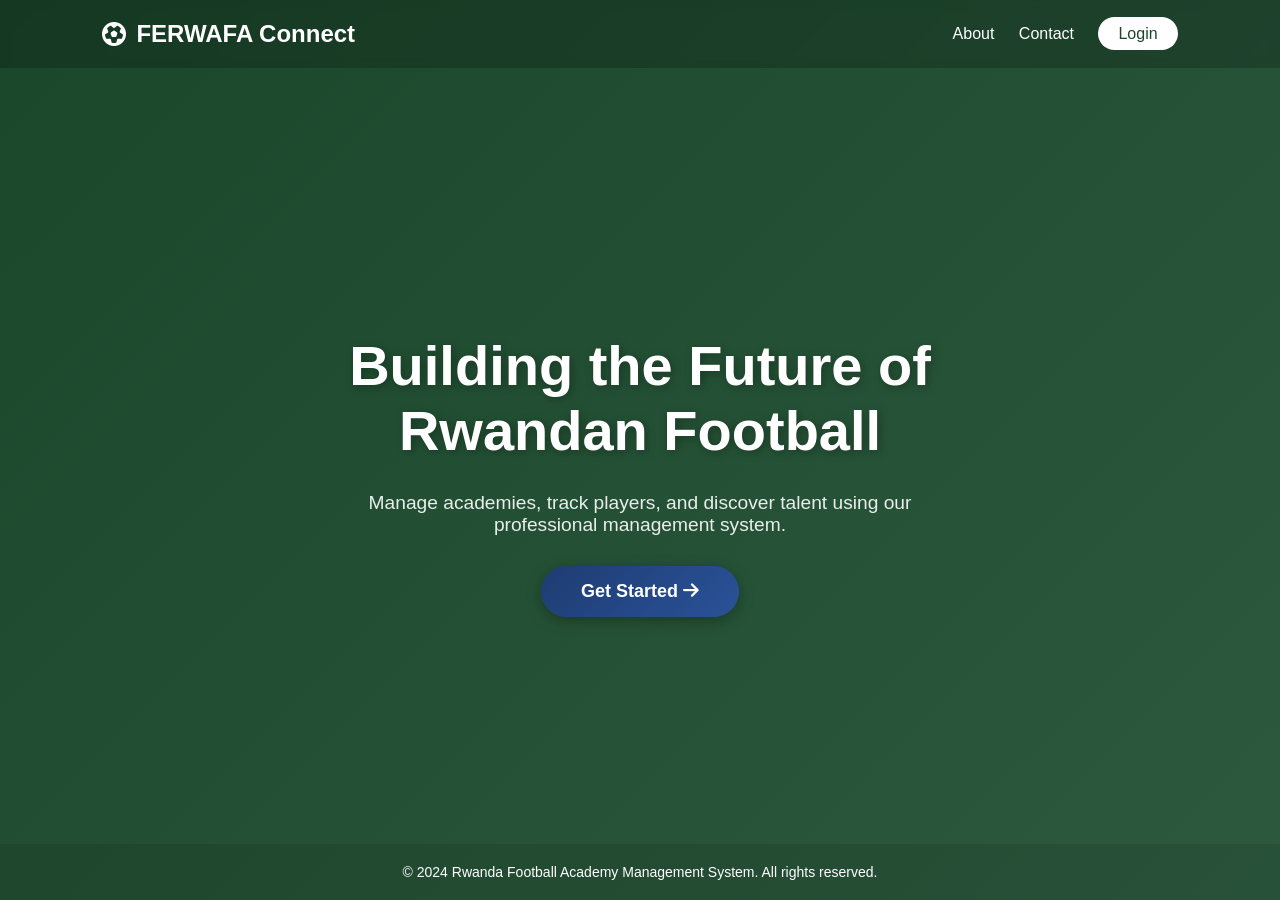
<file: football_dashboard/frontend/dashboard.html>
<!DOCTYPE html>
<html lang="en">
<head>
    <meta charset="UTF-8">
    <meta name="viewport" content="width=device-width, initial-scale=1.0">
    <title>Dashboard - Football Academy Management</title>
    <link rel="stylesheet" href="css/style.css">
    <link rel="stylesheet" href="https://cdnjs.cloudflare.com/ajax/libs/font-awesome/6.4.0/css/all.min.css">
</head>
<body>
    <div class="dashboard-wrapper">
        <!-- Sidebar -->
        <aside class="sidebar" id="sidebar">
            <div class="sidebar-header">
                <div class="logo">
                    <i class="fas fa-futbol"></i>
                </div>
                <h2>Football Academy</h2>
            </div>
            
            <nav class="sidebar-nav">
                <ul>
                    <li class="active"><a href="dashboard.html"><i class="fas fa-home"></i> Dashboard</a></li>
                    <li id="navPlayers"><a href="#players"><i class="fas fa-users"></i> Players</a></li>
                    <li id="navMatches"><a href="#matches"><i class="fas fa-futbol"></i> Matches</a></li>
                    <li id="navStats"><a href="#statistics"><i class="fas fa-chart-bar"></i> Statistics</a></li>
                    <li id="navScouts" class="role-only" data-roles="scout,ferwafa,superadmin">
                        <a href="#scouts"><i class="fas fa-search"></i> Scouts</a>
                    </li>
                    <li id="navAdmin" class="role-only" data-roles="superadmin">
                        <a href="#admin"><i class="fas fa-cog"></i> Admin Panel</a>
                    </li>
                </ul>
            </nav>
            
            <div class="sidebar-footer">
                <div class="user-info">
                    <div class="user-avatar">
                        <i class="fas fa-user-circle"></i>
                    </div>
                    <div class="user-details">
                        <span id="userName">User Name</span>
                        <span id="userRole" class="badge">Role</span>
                    </div>
                </div>
                <button class="btn-logout" onclick="logout()">
                    <i class="fas fa-sign-out-alt"></i>
                </button>
            </div>
        </aside>
        
        <!-- Main Content -->
        <main class="main-content">
            <!-- Header -->
            <header class="main-header">
                <button class="menu-toggle" id="menuToggle">
                    <i class="fas fa-bars"></i>
                </button>
                
                <div class="header-search">
                    <input type="text" placeholder="Search players, matches..." id="globalSearch">
                    <i class="fas fa-search"></i>
                </div>
                
                <div class="header-actions">
                    <div class="notification-bell">
                        <i class="fas fa-bell"></i>
                        <span class="badge" id="notificationCount">0</span>
                    </div>
                    <div class="live-indicator">
                        <span class="pulse"></span> Live Updates
                    </div>
                </div>
            </header>
            
            <!-- Dashboard Content -->
            <div class="dashboard-content">
                <!-- Stats Cards -->
                <div class="stats-grid">
                    <div class="stat-card">
                        <div class="stat-icon">
                            <i class="fas fa-users"></i>
                        </div>
                        <div class="stat-info">
                            <h3>Total Players</h3>
                            <p class="stat-number" id="totalPlayers">0</p>
                        </div>
                    </div>
                    
                    <div class="stat-card">
                        <div class="stat-icon active">
                            <i class="fas fa-futbol"></i>
                        </div>
                        <div class="stat-info">
                            <h3>Active Matches</h3>
                            <p class="stat-number" id="activeMatches">0</p>
                        </div>
                    </div>
                    
                    <div class="stat-card">
                        <div class="stat-icon success">
                            <i class="fas fa-trophy"></i>
                        </div>
                        <div class="stat-info">
                            <h3>Top Scorer</h3>
                            <p class="stat-text" id="topScorer">N/A</p>
                            <span class="stat-sub" id="topScorerGoals">0 goals</span>
                        </div>
                    </div>
                    
                    <div class="stat-card">
                        <div class="stat-icon warning">
                            <i class="fas fa-calendar"></i>
                        </div>
                        <div class="stat-info">
                            <h3>Scheduled</h3>
                            <p class="stat-number" id="scheduledMatches">0</p>
                        </div>
                    </div>
                </div>
                
                <!-- Content Grid -->
                <div class="content-grid">
                    <!-- Recent Matches -->
                    <div class="card">
                        <div class="card-header">
                            <h3><i class="fas fa-history"></i> Recent Results</h3>
                            <a href="#matches" class="view-all">View All</a>
                        </div>
                        <div class="card-body">
                            <div class="matches-list" id="recentMatches">
                                <!-- Matches will be loaded here -->
                            </div>
                        </div>
                    </div>
                    
                    <!-- Upcoming Matches -->
                    <div class="card">
                        <div class="card-header">
                            <h3><i class="fas fa-calendar-alt"></i> Upcoming Matches</h3>
                            <a href="#matches" class="view-all">View All</a>
                        </div>
                        <div class="card-body">
                            <div class="matches-list" id="upcomingMatches">
                                <!-- Matches will be loaded here -->
                            </div>
                        </div>
                    </div>
                </div>
                
                <!-- Statistics Section -->
                <div class="card full-width" id="statisticsSection">
                    <div class="card-header">
                        <h3><i class="fas fa-chart-bar"></i> Statistics</h3>
                        <div class="card-tabs">
                            <button class="tab-btn active" data-tab="overview">Overview</button>
                            <button class="tab-btn" data-tab="top-players">Top Players</button>
                            <button class="tab-btn" data-tab="ai-performance">AI Performance</button>
                        </div>
                    </div>
                    <div class="card-body">
                        <!-- Overview Tab -->
                        <div class="tab-content active" id="tab-overview">
                            <div class="stats-grid">
                                <div class="stat-card">
                                    <div class="stat-icon">
                                        <i class="fas fa-futbol"></i>
                                    </div>
                                    <div class="stat-info">
                                        <h3>Total Goals</h3>
                                        <p class="stat-number" id="totalGoals">0</p>
                                    </div>
                                </div>
                                <div class="stat-card">
                                    <div class="stat-icon">
                                        <i class="fas fa-hand-holding-heart"></i>
                                    </div>
                                    <div class="stat-info">
                                        <h3>Total Assists</h3>
                                        <p class="stat-number" id="totalAssists">0</p>
                                    </div>
                                </div>
                                <div class="stat-card">
                                    <div class="stat-icon">
                                        <i class="fas fa-clock"></i>
                                    </div>
                                    <div class="stat-info">
                                        <h3>Minutes Played</h3>
                                        <p class="stat-number" id="totalMinutes">0</p>
                                    </div>
                                </div>
                                <div class="stat-card">
                                    <div class="stat-icon success">
                                        <i class="fas fa-star"></i>
                                    </div>
                                    <div class="stat-info">
                                        <h3>Avg Performance</h3>
                                        <p class="stat-number" id="avgPerformance">0</p>
                                    </div>
                                </div>
                            </div>
                        </div>
                        
                        <!-- Top Players Tab -->
                        <div class="tab-content" id="tab-top-players">
                            <div class="table-responsive">
                                <table class="data-table" id="topPlayersTable">
                                    <thead>
                                        <tr>
                                            <th>Rank</th>
                                            <th>Player</th>
                                            <th>Position</th>
                                            <th>Goals</th>
                                            <th>Assists</th>
                                            <th>Matches</th>
                                            <th>Actions</th>
                                        </tr>
                                    </thead>
                                    <tbody id="topPlayersTableBody">
                                        <tr><td colspan="7" class="empty-state">Loading...</td></tr>
                                    </tbody>
                                </table>
                            </div>
                        </div>
                        
                        <!-- AI Performance Tab -->
                        <div class="tab-content" id="tab-ai-performance">
                            <div class="stats-grid">
                                <div class="stat-card">
                                    <div class="stat-icon">
                                        <i class="fas fa-running"></i>
                                    </div>
                                    <div class="stat-info">
                                        <h3>Avg Distance (m)</h3>
                                        <p class="stat-number" id="avgDistance">0</p>
                                    </div>
                                </div>
                                <div class="stat-card">
                                    <div class="stat-icon">
                                        <i class="fas fa-tachometer-alt"></i>
                                    </div>
                                    <div class="stat-info">
                                        <h3>Avg Speed (m/s)</h3>
                                        <p class="stat-number" id="avgSpeed">0</p>
                                    </div>
                                </div>
                                <div class="stat-card">
                                    <div class="stat-icon">
                                        <i class="fas fa-bolt"></i>
                                    </div>
                                    <div class="stat-info">
                                        <h3>Total Sprints</h3>
                                        <p class="stat-number" id="totalSprints">0</p>
                                    </div>
                                </div>
                                <div class="stat-card">
                                    <div class="stat-icon success">
                                        <i class="fas fa-chart-line"></i>
                                    </div>
                                    <div class="stat-info">
                                        <h3>Top Performance</h3>
                                        <p class="stat-number" id="topPerformanceScore">0</p>
                                    </div>
                                </div>
                            </div>
                            <div class="mt-4">
                                <h4><i class="fas fa-crown"></i> Top AI Performers</h4>
                                <div class="table-responsive">
                                    <table class="data-table" id="aiTopPlayersTable">
                                        <thead>
                                            <tr>
                                                <th>Rank</th>
                                                <th>Player</th>
                                                <th>Distance</th>
                                                <th>Max Speed</th>
                                                <th>Sprints</th>
                                                <th>Score</th>
                                            </tr>
                                        </thead>
                                        <tbody id="aiTopPlayersTableBody">
                                            <tr><td colspan="6" class="empty-state">Loading...</td></tr>
                                        </tbody>
                                    </table>
                                </div>
                            </div>
                        </div>
                    </div>
                </div>
                
                <!-- Players Table Section -->
                <div class="card full-width" id="playersSection">
                    <div class="card-header">
                        <h3><i class="fas fa-users"></i> Players</h3>
                        <div class="card-actions">
                            <button class="btn btn-primary" id="addPlayerBtn" onclick="showAddPlayerModal()">
                                <i class="fas fa-plus"></i> Add Player
                            </button>
                        </div>
                    </div>
                    <div class="card-body">
                        <div class="table-responsive">
                            <table class="data-table" id="playersTable">
                                <thead>
                                    <tr>
                                        <th>Reg. Number</th>
                                        <th>Name</th>
                                        <th>Position</th>
                                        <th>Jersey #</th>
                                        <th>Nationality</th>
                                        <th>DOB</th>
                                        <th>Actions</th>
                                    </tr>
                                </thead>
                                <tbody id="playersTableBody">
                                    <!-- Players will be loaded here -->
                                </tbody>
                            </table>
                        </div>
                    </div>
                </div>
            </div>
        </main>
    </div>
    
    <!-- Add/Edit Player Modal -->
    <div class="modal" id="playerModal">
        <div class="modal-content">
            <div class="modal-header">
                <h3 id="playerModalTitle">Add New Player</h3>
                <button class="modal-close" onclick="closePlayerModal()">
                    <i class="fas fa-times"></i>
                </button>
            </div>
            <form id="playerForm" class="modal-form">
                <input type="hidden" id="playerId">
                <div class="form-row">
                    <div class="form-group">
                        <label>Full Name *</label>
                        <input type="text" id="playerName" required>
                    </div>
                    <div class="form-group">
                        <label>Date of Birth *</label>
                        <input type="date" id="playerDob" required>
                    </div>
                </div>
                <div class="form-row">
                    <div class="form-group">
                        <label>Nationality *</label>
                        <select id="playerNationality" required>
                            <option value="">Select Nationality</option>
                            <option value="Rwandan">Rwandan</option>
                            <option value="Kenyan">Kenyan</option>
                            <option value="Ugandan">Ugandan</option>
                            <option value="Tanzanian">Tanzanian</option>
                            <option value="Burundian">Burundian</option>
                            <option value="Other">Other</option>
                        </select>
                    </div>
                    <div class="form-group">
                        <label>Position *</label>
                        <select id="playerPosition" required>
                            <option value="">Select Position</option>
                            <option value="Goalkeeper">Goalkeeper</option>
                            <option value="Defender">Defender</option>
                            <option value="Midfielder">Midfielder</option>
                            <option value="Forward">Forward</option>
                        </select>
                    </div>
                </div>
                <div class="form-row">
                    <div class="form-group">
                        <label>Jersey Number</label>
                        <input type="number" id="playerJersey" min="1" max="99">
                    </div>
                    <div class="form-group">
                        <label>Photo URL</label>
                        <input type="url" id="playerPhoto" placeholder="https://...">
                    </div>
                </div>
                <div class="form-actions">
                    <button type="button" class="btn btn-secondary" onclick="closePlayerModal()">Cancel</button>
                    <button type="submit" class="btn btn-primary">Save Player</button>
                </div>
            </form>
        </div>
    </div>
    
    <script src="js/main.js"></script>
</body>
</html>
</file>
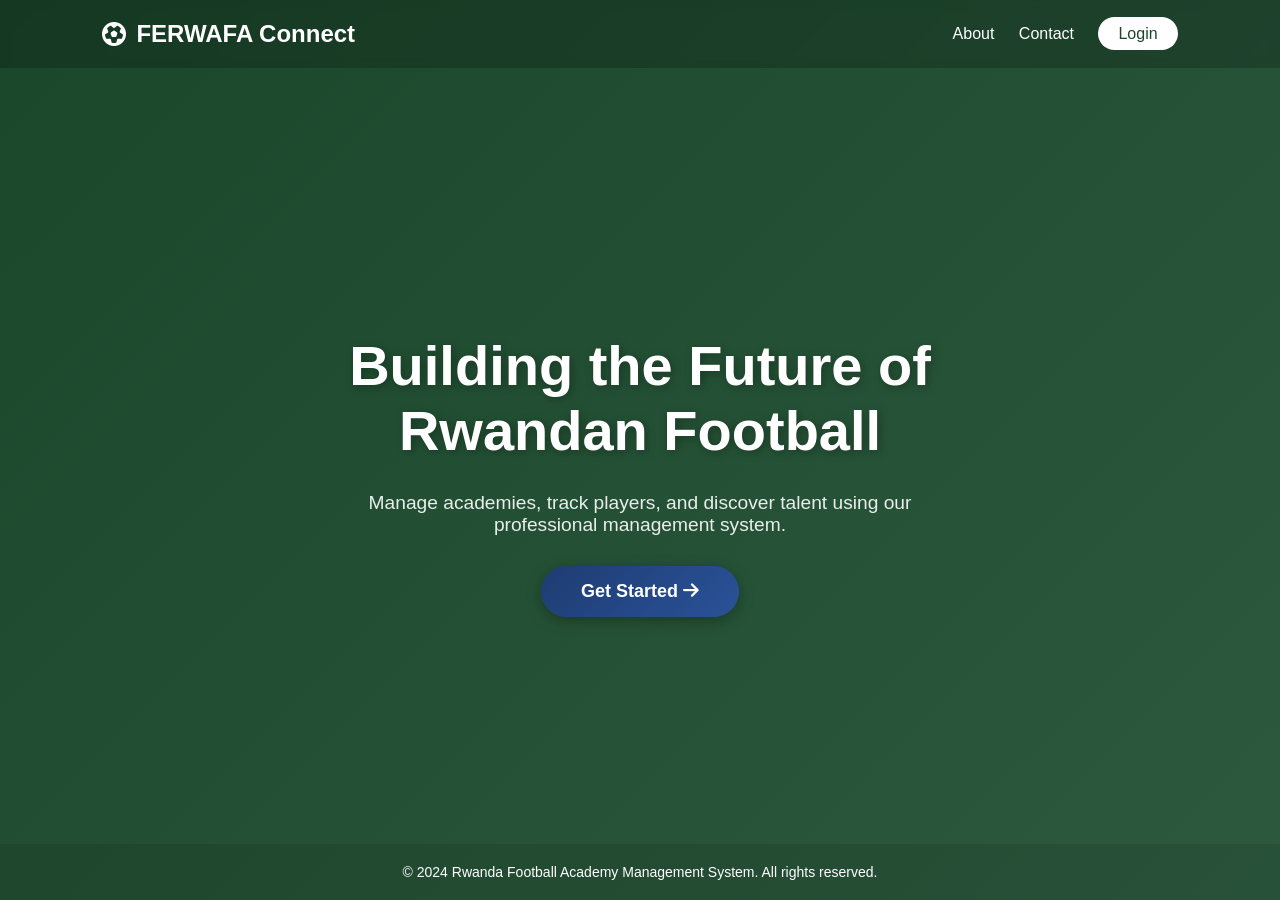
<file: football_dashboard/frontend/ferwafa.html>
<!DOCTYPE html>
<html lang="en">
<head>
    <meta charset="UTF-8">
    <meta name="viewport" content="width=device-width, initial-scale=1.0">
    <title>FERWAFA Dashboard - Football Academy Management</title>
    <link href="https://fonts.googleapis.com/css2?family=Inter:wght@400;500;600;700&display=swap" rel="stylesheet">
    <link rel="stylesheet" href="css/style.css">
    <link rel="stylesheet" href="https://cdnjs.cloudflare.com/ajax/libs/font-awesome/6.4.0/css/all.min.css">
    <style>
        .grid-container { display: grid; grid-template-columns: repeat(auto-fill, minmax(300px, 1fr)); gap: 20px; padding: 20px 0; }
        .league-card { background: white; border-radius: 12px; padding: 20px; box-shadow: 0 4px 6px rgba(0,0,0,0.05); border-left: 5px solid var(--primary); transition: transform 0.2s; }
        .league-card:hover { transform: translateY(-5px); }
        .league-cat { font-size: 0.8rem; text-transform: uppercase; color: #666; font-weight: bold; }
        .talent-grid { display: grid; grid-template-columns: repeat(auto-fill, minmax(250px, 1fr)); gap: 20px; padding: 20px 0; }
        .talent-card { background: white; border-radius: 15px; overflow: hidden; box-shadow: 0 10px 15px rgba(0,0,0,0.1); position: relative; }
        .talent-badge { position: absolute; top: 10px; right: 10px; background: gold; color: black; padding: 5px 10px; border-radius: 20px; font-weight: bold; font-size: 0.8rem; }
        .talent-info { padding: 15px; }
        .talent-score { font-size: 1.5rem; font-weight: bold; color: var(--primary); }
        .announcement-item { padding: 15px; border-bottom: 1px solid #eee; transition: background 0.2s; }
        .announcement-item:hover { background: #f9f9f9; }
        .ann-meta { font-size: 0.8rem; color: #888; margin-bottom: 5px; }
        .ann-tag { padding: 2px 8px; border-radius: 10px; font-size: 0.7rem; color: white; margin-left: 10px; }
        .tag-urgent { background: #ff4757; }
        .tag-general { background: #2f3542; }
        .modal { display: none; position: fixed; top: 0; left: 0; width: 100%; height: 100%; background: rgba(0,0,0,0.5); z-index: 1000; justify-content: center; align-items: center; }
        .modal-content { background: white; padding: 30px; border-radius: 15px; width: 90%; max-width: 500px; }
    </style>
</head>
<body>
    <div class="dashboard-wrapper">
        <!-- Sidebar -->
        <aside class="sidebar ferwafa-sidebar">
            <div class="sidebar-header">
                <div class="logo ferwafa-logo">
                    <i class="fas fa-flag"></i>
                </div>
                <h2>FERWAFA</h2>
                <span class="subtitle">Rwanda Football Association</span>
            </div>
            
            <nav class="sidebar-nav">
                <ul>
                    <li class="active"><a href="#" onclick="handleMenuClick(this, 'dashboard')"><i class="fas fa-home"></i> Dashboard</a></li>
                    <li><a href="#" onclick="handleMenuClick(this, 'players')"><i class="fas fa-users"></i> All Players</a></li>
                    <li><a href="#" onclick="handleMenuClick(this, 'leaguesSection')"><i class="fas fa-trophy"></i> Leagues</a></li>
                    <li><a href="#" onclick="handleMenuClick(this, 'newsSection')"><i class="fas fa-bullhorn"></i> National News</a></li>
                    <li><a href="#" onclick="handleMenuClick(this, 'statisticsSection')"><i class="fas fa-star"></i> Talent Hub</a></li>
                    <li><a href="#" onclick="handleMenuClick(this, 'matchesSection')"><i class="fas fa-futbol"></i> Matches</a></li>
                    <li><a href="#" onclick="handleMenuClick(this, 'statistics')"><i class="fas fa-chart-bar"></i> AI Analytics</a></li>
                    <li><a href="#" onclick="handleMenuClick(this, 'news')"><i class="fas fa-newspaper"></i> Announcements</a></li>
                </ul>
            </nav>
            
            <div class="sidebar-footer">
                <div class="user-info">
                    <div class="user-avatar">
                        <i class="fas fa-user-circle"></i>
                    </div>
                    <div class="user-details">
                        <span id="userName">FERWAFA Admin</span>
                        <span class="badge role-ferwafa">FERWAFA</span>
                    </div>
                </div>
                <button class="btn-logout" onclick="logout()">
                    <i class="fas fa-sign-out-alt"></i>
                </button>
            </div>
        </aside>
        
        <!-- Main Content -->
        <main class="main-content ferwafa-content">
            <header class="main-header ferwafa-header">
                <button class="menu-toggle" id="menuToggle">
                    <i class="fas fa-bars"></i>
                </button>
                <h1 class="page-title">Rwanda Football Association Dashboard</h1>
                <div class="header-actions">
                    <div class="ferwafa-badge">
                        <i class="fas fa-flag"></i> FERWAFA
                    </div>
                </div>
            </header>
            
            <div class="dashboard-content">
                <!-- FERWAFA Overview Stats -->
                <div class="stats-grid ferwafa-stats">
                    <div class="stat-card">
                        <div class="stat-icon">
                            <i class="fas fa-shield-alt"></i>
                        </div>
                        <div class="stat-info">
                            <h3>Registered Clubs</h3>
                            <p class="stat-number" id="totalClubs">0</p>
                        </div>
                    </div>
                    
                    <div class="stat-card">
                        <div class="stat-icon">
                            <i class="fas fa-graduation-cap"></i>
                        </div>
                        <div class="stat-info">
                            <h3>Academies</h3>
                            <p class="stat-number" id="totalAcademies">0</p>
                        </div>
                    </div>
                    
                    <div class="stat-card">
                        <div class="stat-icon">
                            <i class="fas fa-school"></i>
                        </div>
                        <div class="stat-info">
                            <h3>Schools</h3>
                            <p class="stat-number" id="totalSchools">0</p>
                        </div>
                    </div>
                    
                    <div class="stat-card">
                        <div class="stat-icon active">
                            <i class="fas fa-users"></i>
                        </div>
                        <div class="stat-info">
                            <h3>Total Players</h3>
                            <p class="stat-number" id="totalPlayers">0</p>
                        </div>
                    </div>
                </div>
                
                <!-- All Series Overview -->
                <div class="card">
                <!-- Dashboard Overview -->
                <section id="dashboard" class="section active">
                    <div class="stats-grid">
                        <div class="stat-card">
                            <div class="stat-icon"><i class="fas fa-shield-alt"></i></div>
                            <div class="stat-info">
                                <h3>Active Clubs</h3>
                                <p class="stat-number" id="dashTotalClubs">0</p>
                            </div>
                        </div>
                        <div class="stat-card">
                            <div class="stat-icon success"><i class="fas fa-graduation-cap"></i></div>
                            <div class="stat-info">
                                <h3>Academies</h3>
                                <p class="stat-number" id="dashTotalAcademies">0</p>
                            </div>
                        </div>
                        <div class="stat-card">
                            <div class="stat-icon warning"><i class="fas fa-school"></i></div>
                            <div class="stat-info">
                                <h3>Schools</h3>
                                <p class="stat-number" id="dashTotalSchools">0</p>
                            </div>
                        </div>
                        <div class="stat-card">
                            <div class="stat-icon info"><i class="fas fa-users"></i></div>
                            <div class="stat-info">
                                <h3>Total Players</h3>
                                <p class="stat-number" id="dashTotalPlayers">0</p>
                            </div>
                        </div>
                    </div>

                    <!-- Regional Distribution / Recent Activity -->
                    <div class="card mt-4">
                        <div class="card-header">
                            <h3><i class="fas fa-chart-area"></i> National Player Distribution</h3>
                        </div>
                        <div class="card-body">
                            <canvas id="regionalChart" height="100"></canvas>
                        </div>
                    </div>
                </section>

                <!-- Players Section -->
                <section id="players" class="section">
                    <div class="card">
                        <div class="card-header">
                            <h3><i class="fas fa-users"></i> National Player Registry</h3>
                        </div>
                        <div class="card-body">
                            <div class="table-controls mb-3">
                                <input type="text" placeholder="Search national database..." id="playerSearch" class="form-control" onkeyup="searchPlayers()">
                            </div>
                            <div class="table-responsive">
                                <table class="data-table">
                                    <thead>
                                        <tr>
                                            <th>Photo</th>
                                            <th>Name</th>
                                            <th>Position</th>
                                            <th>Jersey</th>
                                            <th>Nationality</th>
                                            <th>Action</th>
                                        </tr>
                                    </thead>
                                    <tbody id="allPlayersTableBody"></tbody>
                                </table>
                            </div>
                        </div>
                    </div>
                </div>

                <!-- Section: Leagues -->
                <div id="leaguesSection" class="dashboard-section section" style="display:none;">
                    <div class="section-header">
                        <h2><i class="fas fa-trophy"></i> League Management</h2>
                        <button class="btn-primary" onclick="showCreateLeagueModal()">
                            <i class="fas fa-plus"></i> Create New League
                        </button>
                    </div>
                    <div class="grid-container" id="leaguesGrid">
                        <!-- Leagues will be loaded here -->
                    </div>
                </div>

                <!-- Section: National News -->
                <div id="newsSection" class="dashboard-section section" style="display:none;">
                    <div class="section-header">
                        <h2><i class="fas fa-bullhorn"></i> National Announcements</h2>
                        <button class="btn-primary" onclick="showCreateNewsModal()">
                            <i class="fas fa-paper-plane"></i> Publish News
                        </button>
                    </div>
                    <div class="content-grid">
                        <div class="card">
                            <div class="card-header"><h3>Recent Announcements</h3></div>
                            <div class="card-body" id="announcementsList">
                                <!-- News will be loaded here -->
                            </div>
                        </div>
                        <div class="card">
                            <div class="card-header"><h3>News Strategy</h3></div>
                            <div class="card-body">
                                <p>Use this tool to communicate with all clubs, academies, and schools across Rwanda. Official notices published here will appear on their respective dashboards.</p>
                            </div>
                        </div>
                    </div>
                </div>

                <!-- Section: Talent Discovery Hub -->
                <div id="statisticsSection" class="dashboard-section section" style="display:none;">
                    <div class="section-header">
                        <h2><i class="fas fa-star"></i> Talent Discovery Hub</h2>
                        <div class="filter-bar">
                            <select id="talentPosition">
                                <option value="">All Positions</option>
                                <option value="Forward">Forwards</option>
                                <option value="Midfielder">Midfielders</option>
                                <option value="Defender">Defenders</option>
                                <option value="Goalkeeper">Goalkeepers</option>
                            </select>
                            <select id="talentAgeMax">
                                <option value="30">All Ages</option>
                                <option value="17">Under 17</option>
                                <option value="20">Under 20</option>
                                <option value="23">Under 23</option>
                            </select>
                            <button class="btn-secondary" onclick="loadTalentDiscovery()">
                                <i class="fas fa-search"></i> Discover
                            </button>
                        </div>
                    </div>
                    <div class="talent-grid" id="talentDiscoveryGrid">
                        <!-- Top talents cards here -->
                    </div>
                </div>

                <!-- Section: Matches -->
                <div id="matchesSection" class="dashboard-section section" style="display:none;">
                    <div class="card">
                        <div class="card-header">
                            <h3><i class="fas fa-futbol"></i> National Match Tracker</h3>
                        </div>
                        <div class="card-body">
                            <div class="table-responsive">
                                <table class="data-table">
                                    <thead>
                                        <tr>
                                            <th>Date</th>
                                            <th>Matchup</th>
                                            <th>Teams</th>
                                            <th>Venue</th>
                                            <th>Score</th>
                                            <th>Status</th>
                                        </tr>
                                    </thead>
                                    <tbody id="nationalMatchesTableBody"></tbody>
                                </table>
                            </div>
                        </div>
                    </div>
                </section>

                <!-- Talent Hub Section -->
                <section id="statistics" class="section">
                    <div class="card">
                        <div class="card-header">
                            <h3><i class="fas fa-microscope"></i> AI-Driven Talent Discovery</h3>
                        </div>
                        <div class="card-body">
                            <div class="filter-bar mb-4" style="background: #f8f9fa; padding: 20px; border-radius: 10px; display: flex; gap: 20px; align-items: flex-end;">
                                <div class="form-group" style="margin: 0; flex: 1;">
                                    <label>Position</label>
                                    <select id="talentPositionStats" class="form-control" onchange="loadTalentDiscoveryStats()">
                                        <option value="Forward">Forward</option>
                                        <option value="Midfielder">Midfielder</option>
                                        <option value="Defender">Defender</option>
                                        <option value="Goalkeeper">Goalkeeper</option>
                                    </select>
                                </div>
                                <div class="form-group" style="margin: 0; flex: 1;">
                                    <label>Max Age</label>
                                    <input type="number" id="talentAgeMaxStats" value="23" class="form-control" onchange="loadTalentDiscoveryStats()">
                                </div>
                                <button class="btn btn-primary" onclick="loadTalentDiscoveryStats()">
                                    <i class="fas fa-search"></i> Discover Talent
                                </button>
                            </div>
                            <div id="talentDiscoveryGridStats" class="talent-grid">
                                <!-- Populated by JS -->
                            </div>
                        </div>
                    </div>
                </section>

                <!-- News Section -->
                <section id="news" class="section">
                    <div class="card">
                        <div class="card-header">
                            <h3><i class="fas fa-newspaper"></i> National Announcements</h3>
                            <button class="btn btn-primary" onclick="showCreateNewsModal()">
                                <i class="fas fa-plus"></i> Publish Update
                            </button>
                        </div>
                        <div class="card-body">
                            <div id="announcementsListNews" class="announcement-news-list">
                                <!-- Populated by JS -->
                            </div>
                        </div>
                    </div>
                </section>
            </div>
        </main>
</div>
    
    <!-- Modals -->
    <div id="leagueModal" class="modal">
        <div class="modal-content">
            <span class="close" onclick="closeModal('leagueModal')">&times;</span>
            <h2><i class="fas fa-plus-circle"></i> Create National League</h2>
            <form id="leagueForm">
                <div class="form-group">
                    <label>League Name</label>
                    <input type="text" id="leagueName" placeholder="e.g. Rwanda Premier League" required>
                </div>
                <div class="form-row">
                    <div class="form-group">
                        <label>Category</label>
                        <select id="leagueCategory">
                            <option value="Professional">Professional</option>
                            <option value="Academy">Academy</option>
                            <option value="School">School</option>
                            <option value="Amateur">Amateur</option>
                        </select>
                    </div>
                    <div class="form-group">
                        <label>Season</label>
                        <input type="text" id="leagueSeason" placeholder="2023/2024" required>
                    </div>
                </div>
                <div class="form-group">
                    <label>Description</label>
                    <textarea id="leagueDescription" rows="3"></textarea>
                </div>
                <button type="submit" class="btn-primary">Create League</button>
            </form>
        </div>
    </div>

    <div id="newsModal" class="modal">
        <div class="modal-content">
            <span class="close" onclick="closeModal('newsModal')">&times;</span>
            <h2><i class="fas fa-bullhorn"></i> Publish National Announcement</h2>
            <form id="newsForm">
                <div class="form-group">
                    <label>Headline</label>
                    <input type="text" id="newsTitle" required>
                </div>
                <div class="form-row">
                    <div class="form-group">
                        <label>Category</label>
                        <select id="newsCategory">
                            <option value="General">General</option>
                            <option value="Match Update">Match Update</option>
                            <option value="Scouting">Scouting</option>
                            <option value="Regulation">Regulation</option>
                            <option value="Urgent">Urgent</option>
                        </select>
                    </div>
                    <div class="form-group">
                        <label>Target Audience</label>
                        <select id="newsTarget">
                            <option value="all">Everyone</option>
                            <option value="club">Clubs Only</option>
                            <option value="academy">Academies Only</option>
                            <option value="school">Schools Only</option>
                            <option value="scout">Scouts Only</option>
                        </select>
                    </div>
                </div>
                <div class="form-group">
                    <label>Content</label>
                    <textarea id="newsContent" rows="5" required></textarea>
                </div>
                <button type="submit" class="btn-primary">Publish Officially</button>
            </form>
        </div>
    </div>

    <script src="js/main.js"></script>
    <script>
        // Sidebar navigation handler
        function handleMenuClick(el, sectionId) {
            document.querySelectorAll('.sidebar-nav li').forEach(li => li.classList.remove('active'));
            el.parentElement.classList.add('active');
            showSection(sectionId);
        }

        // Initialize on load
        document.addEventListener('DOMContentLoaded', () => {
            loadFERWAFADashboard();
        });

        // League form submission
        document.getElementById('leagueForm')?.addEventListener('submit', async (e) => {
            e.preventDefault();
            const data = {
                name: document.getElementById('leagueName').value,
                category: document.getElementById('leagueCategory').value,
                season: document.getElementById('leagueSeason').value,
                description: document.getElementById('leagueDescription').value
            };
            
            try {
                await apiRequest('/leagues', {
                    method: 'POST',
                    body: JSON.stringify(data)
                });
                showToast('League created successfully', 'success');
                closeModal('leagueModal');
                loadLeagues();
                e.target.reset();
            } catch (err) {
                showToast('Error creating league: ' + err.message, 'error');
            }
        });

        // News form submission
        document.getElementById('newsForm')?.addEventListener('submit', async (e) => {
            e.preventDefault();
            const data = {
                title: document.getElementById('newsTitle').value,
                category: document.getElementById('newsCategory').value,
                target_role: document.getElementById('newsTarget').value,
                content: document.getElementById('newsContent').value
            };
            
            try {
                await apiRequest('/announcements', {
                    method: 'POST',
                    body: JSON.stringify(data)
                });
                showToast('Announcement published successfully', 'success');
                closeModal('newsModal');
                loadAnnouncements();
                e.target.reset();
            } catch (err) {
                showToast('Error publishing announcement: ' + err.message, 'error');
            }
        });

        // Generic modal closer for FERWAFA modals
        function closeModal(modalId) {
            const modal = document.getElementById(modalId);
            if (modal) {
                modal.style.display = 'none';
            }
        }
    </script>
    
</body>
</html>
</file>
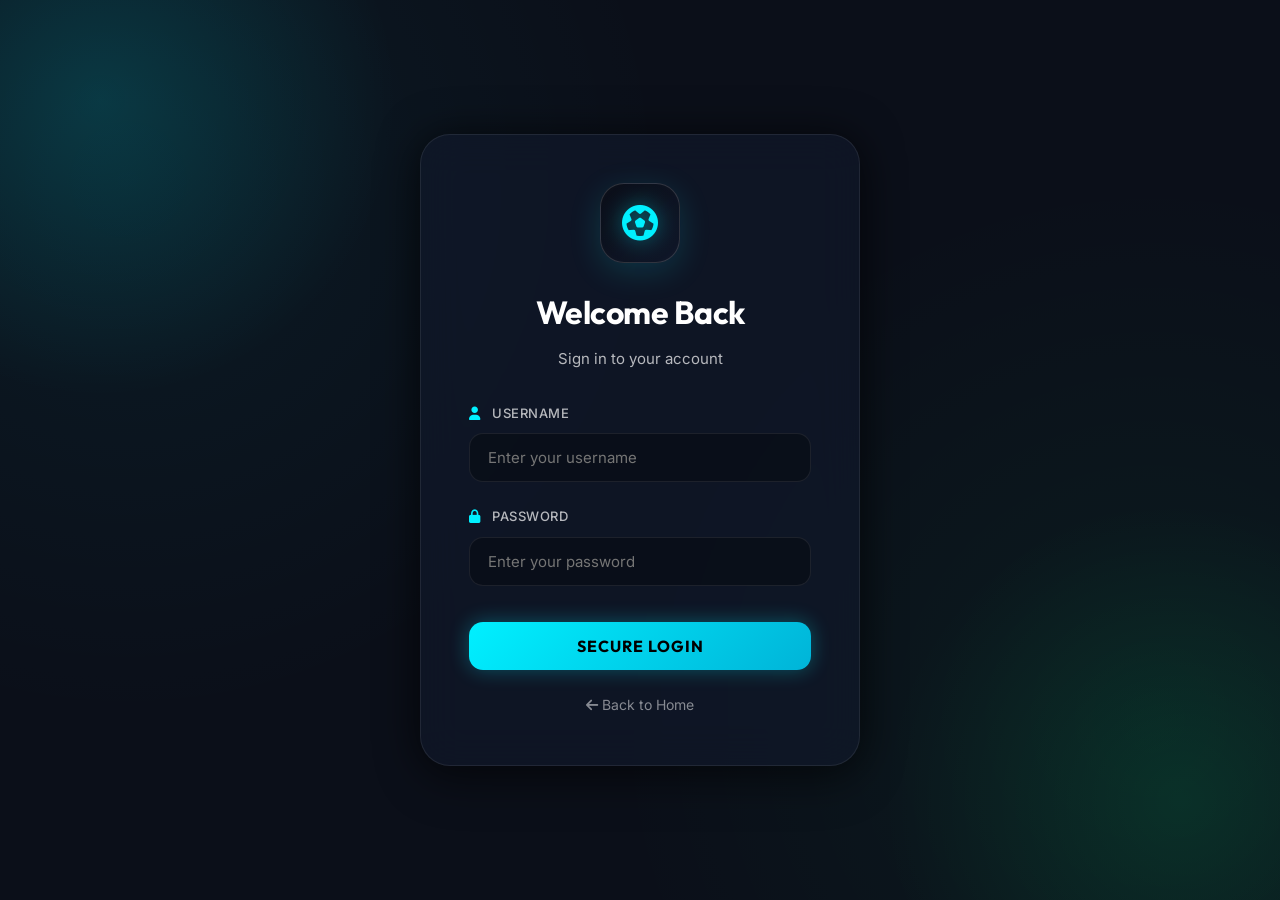
<file: football_dashboard/frontend/login.html>
<!DOCTYPE html>
<html lang="en">
<head>
    <meta charset="UTF-8">
    <meta name="viewport" content="width=device-width, initial-scale=1.0">
    <title>Rwanda Football Academy - Login</title>
    <link rel="stylesheet" href="https://cdnjs.cloudflare.com/ajax/libs/font-awesome/6.4.0/css/all.min.css">
    <link rel="stylesheet" href="css/style.css">
</head>
<body>

    <div class="login-page">
        <div class="login-form-container">
            <div class="login-header">
                <div class="logo">
                    <i class="fas fa-futbol"></i>
                </div>
                <h1>Welcome Back</h1>
                <p>Sign in to your account</p>
            </div>

            <form id="loginForm">
                <div class="form-group">
                    <label><i class="fas fa-user"></i> Username</label>
                    <input type="text" id="username" placeholder="Enter your username" required>
                </div>
                
                <div class="form-group">
                    <label><i class="fas fa-lock"></i> Password</label>
                    <input type="password" id="password" placeholder="Enter your password" required>
                </div>
                
                <div id="loginError" class="login-error" style="display: none;"></div>

                <button type="submit" class="btn-login">Secure Login</button>
            </form>
            
            <div style="text-align: center; margin-top: 24px;">
                <a href="index.html" style="color: var(--text-muted); text-decoration: none; font-size: 14px;">
                    <i class="fas fa-arrow-left"></i> Back to Home
                </a>
            </div>
        </div>
    </div>

    <!-- Pre-load the main configuration -->
    <script src="js/main.js"></script>
    <script>
        document.getElementById('loginForm').addEventListener('submit', async (e) => {
            e.preventDefault();
            
            const username = document.getElementById('username').value;
            const password = document.getElementById('password').value;
            const errorDiv = document.getElementById('loginError');
            const btn = document.querySelector('.btn-login');
            
            try {
                btn.textContent = 'Authenticating...';
                btn.disabled = true;
                errorDiv.style.display = 'none';

                // We use standard fetch here to bypass checkAuth loop, but utilizing API_BASE from main.js
                const response = await fetch(`${API_BASE}/auth/login`, {
                    method: 'POST',
                    headers: { 'Content-Type': 'application/json' },
                    body: JSON.stringify({ username, password })
                });

                const data = await response.json();

                if (response.ok) {
                    // Save token and user data
                    localStorage.setItem('token', data.access_token || data.token);
                    if(data.access_token) localStorage.setItem('access_token', data.access_token);
                    localStorage.setItem('user', JSON.stringify(data.user || { role: data.role || 'club' }));
                    
                    // Route to correct dashboard based on role
                    const role = (data.user?.role || data.role || 'club').toLowerCase();
                    
                    if (role === 'superadmin') window.location.href = 'superadmin.html';
                    else if (role === 'ferwafa') window.location.href = 'ferwafa.html';
                    else if (role === 'scout') window.location.href = 'scout.html';
                    else if (role === 'school') window.location.href = 'school.html';
                    else if (role === 'academy') window.location.href = 'academy.html';
                    else window.location.href = 'club.html';
                } else {
                    errorDiv.textContent = data.error || data.message || 'Invalid username or password';
                    errorDiv.style.display = 'block';
                }
            } catch (error) {
                errorDiv.textContent = 'Server connection failed. Please try again.';
                errorDiv.style.display = 'block';
            } finally {
                btn.textContent = 'Secure Login';
                btn.disabled = false;
            }
        });
    </script>
</body>
</html>
</file>
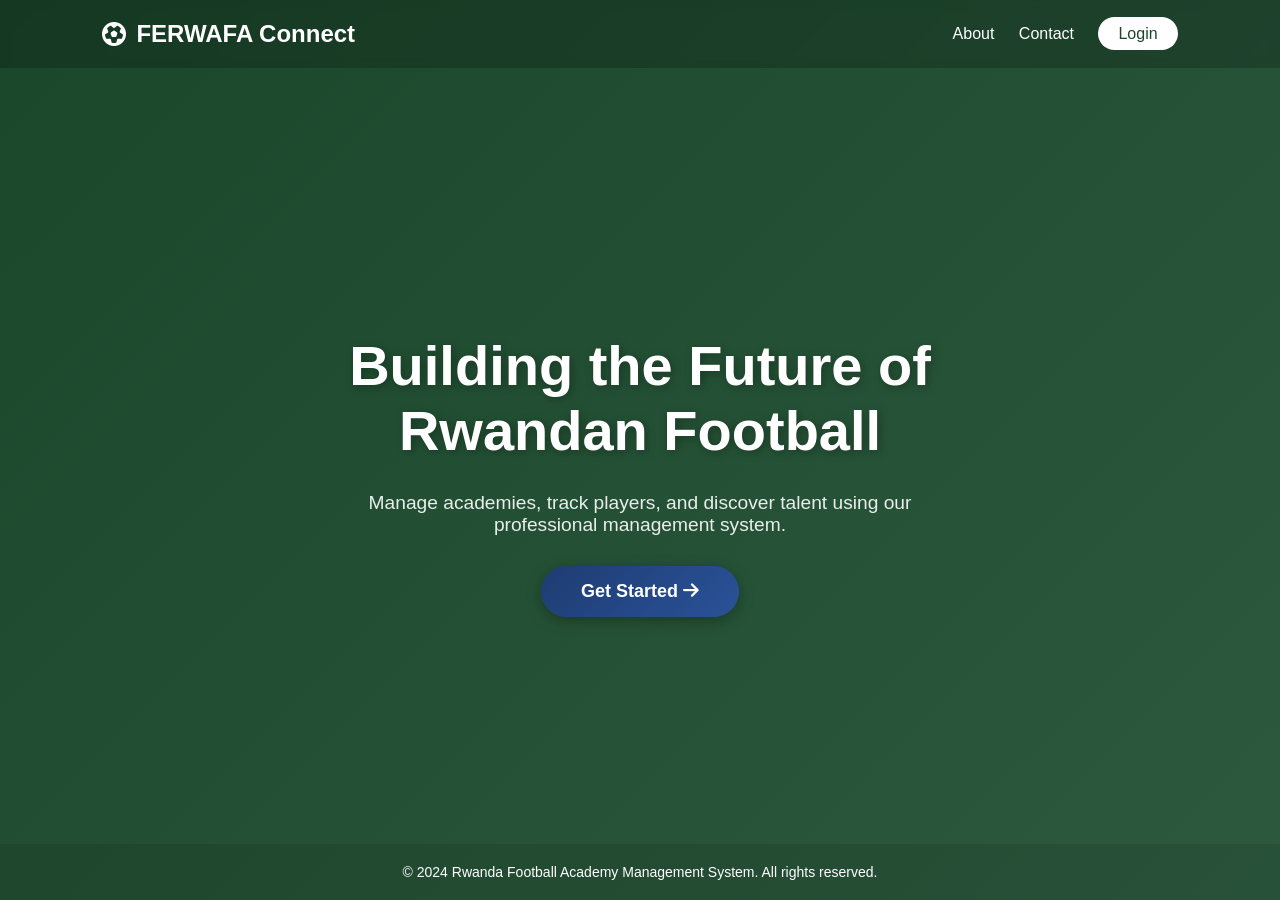
<file: football_dashboard/frontend/match.html>
<!DOCTYPE html>
<html lang="en">
<head>
    <meta charset="UTF-8">
    <meta name="viewport" content="width=device-width, initial-scale=1.0">
    <title>Match Day - Rwanda Talent</title>
    <link rel="stylesheet" href="css/style.css">
    <link rel="stylesheet" href="https://cdnjs.cloudflare.com/ajax/libs/font-awesome/6.0.0/css/all.min.css">
    <style>
        /* Match Page Specific Styles */
        .match-page {
            display: grid;
            grid-template-columns: 1fr 350px;
            gap: 24px;
            padding: 24px;
        }

        @media (max-width: 1200px) {
            .match-page {
                grid-template-columns: 1fr;
            }
        }

        /* Match Header Card */
        .match-header-card {
            background: linear-gradient(135deg, #1e3c72 0%, #2a5298 100%);
            border-radius: 16px;
            padding: 28px;
            color: white;
            margin-bottom: 24px;
            box-shadow: 0 8px 32px rgba(30, 60, 114, 0.3);
        }

        .match-header-card h2 {
            margin: 0 0 20px 0;
            font-size: 24px;
            display: flex;
            align-items: center;
            gap: 12px;
        }

        .match-header-card h2 i {
            color: #ffd700;
        }

        .match-datetime {
            display: grid;
            grid-template-columns: repeat(auto-fit, minmax(200px, 1fr));
            gap: 16px;
        }

        .match-datetime-field {
            background: rgba(255, 255, 255, 0.1);
            border-radius: 12px;
            padding: 16px;
        }

        .match-datetime-field label {
            display: block;
            font-size: 12px;
            text-transform: uppercase;
            letter-spacing: 1px;
            opacity: 0.8;
            margin-bottom: 8px;
        }

        .match-datetime-field input {
            width: 100%;
            padding: 10px 14px;
            border: 2px solid rgba(255, 255, 255, 0.2);
            border-radius: 8px;
            background: rgba(255, 255, 255, 0.9);
            color: #1e3c72;
            font-size: 15px;
            font-weight: 600;
        }

        .match-datetime-field input:focus {
            outline: none;
            border-color: #ffd700;
        }

        /* Match Venue */
        .match-venue-field {
            grid-column: 1 / -1;
        }

        /* Opponent Section */
        .opponent-section {
            background: white;
            border-radius: 16px;
            padding: 24px;
            margin-bottom: 24px;
            box-shadow: 0 4px 16px rgba(0, 0, 0, 0.1);
        }

        .opponent-section h3 {
            margin: 0 0 20px 0;
            color: #1e3c72;
            font-size: 20px;
            display: flex;
            align-items: center;
            gap: 10px;
        }

        .opponent-section h3 i {
            color: #e74c3c;
        }

        .opponent-form {
            display: grid;
            grid-template-columns: repeat(auto-fit, minmax(200px, 1fr));
            gap: 16px;
        }

        .opponent-form .form-group {
            margin-bottom: 0;
        }

        .opponent-form label {
            display: block;
            font-weight: 600;
            color: #34495e;
            margin-bottom: 6px;
            font-size: 13px;
        }

        .opponent-form input, .opponent-form select {
            width: 100%;
            padding: 12px;
            border: 2px solid #e0e6ed;
            border-radius: 8px;
            font-size: 14px;
            transition: all 0.3s ease;
        }

        .opponent-form input:focus, .opponent-form select:focus {
            outline: none;
            border-color: #1e3c72;
            box-shadow: 0 0 0 3px rgba(30, 60, 114, 0.1);
        }

        /* Squad Selection */
        .squad-section {
            display: grid;
            grid-template-columns: 1fr auto 1fr;
            gap: 24px;
            margin-bottom: 24px;
        }

        @media (max-width: 992px) {
            .squad-section {
                grid-template-columns: 1fr;
            }
        }

        .squad-column {
            background: white;
            border-radius: 16px;
            padding: 20px;
            box-shadow: 0 4px 16px rgba(0, 0, 0, 0.1);
        }

        .squad-column h3 {
            margin: 0 0 16px 0;
            font-size: 18px;
            display: flex;
            align-items: center;
            gap: 10px;
            padding-bottom: 12px;
            border-bottom: 2px solid #e0e6ed;
        }

        .squad-column.starting h3 {
            color: #27ae60;
        }

        .squad-column.starting h3 i {
            color: #27ae60;
        }

        .squad-column.bench h3 {
            color: #e67e22;
        }

        .squad-column.bench h3 i {
            color: #e67e22;
        }

        .squad-column.players h3 {
            color: #1e3c72;
        }

        .squad-column.players h3 i {
            color: #1e3c72;
        }

        .player-list {
            min-height: 300px;
            max-height: 500px;
            overflow-y: auto;
        }

        .player-item {
            display: flex;
            align-items: center;
            gap: 12px;
            padding: 12px;
            border-radius: 10px;
            margin-bottom: 8px;
            background: #f8f9fa;
            cursor: grab;
            transition: all 0.3s ease;
            border: 2px solid transparent;
        }

        .player-item:hover {
            background: #e8f4fd;
            border-color: #1e3c72;
            transform: translateX(4px);
        }

        .player-item.dragging {
            opacity: 0.5;
            transform: scale(0.98);
        }

        .player-item .jersey {
            width: 36px;
            height: 36px;
            background: linear-gradient(135deg, #1e3c72, #2a5298);
            color: white;
            border-radius: 50%;
            display: flex;
            align-items: center;
            justify-content: center;
            font-weight: 700;
            font-size: 14px;
            flex-shrink: 0;
        }

        .player-item .player-details {
            flex: 1;
        }

        .player-item .player-details h4 {
            margin: 0;
            font-size: 14px;
            color: #2c3e50;
        }

        .player-item .player-details p {
            margin: 0;
            font-size: 12px;
            color: #7f8c8d;
        }

        .player-item .position-badge {
            padding: 4px 10px;
            border-radius: 20px;
            font-size: 11px;
            font-weight: 600;
            text-transform: uppercase;
        }

        .position-gk { background: #fff3cd; color: #856404; }
        .position-def { background: #d1ecf1; color: #0c5460; }
        .position-mid { background: #d4edda; color: #155724; }
        .position-fwd { background: #f8d7da; color: #721c24; }

        /* Switch Button */
        .player-item .switch-btn {
            width: 32px;
            height: 32px;
            border: none;
            border-radius: 8px;
            cursor: pointer;
            display: flex;
            align-items: center;
            justify-content: center;
            transition: all 0.3s ease;
            flex-shrink: 0;
        }

        .player-item .switch-btn.starting {
            background: #27ae60;
            color: white;
        }

        .player-item .switch-btn.bench {
            background: #e67e22;
            color: white;
        }

        .player-item .switch-btn:hover {
            transform: scale(1.1);
            box-shadow: 0 4px 12px rgba(0, 0, 0, 0.2);
        }

        .player-item .remove-btn {
            width: 28px;
            height: 28px;
            border: none;
            border-radius: 6px;
            background: #fee;
            color: #e74c3c;
            cursor: pointer;
            display: flex;
            align-items: center;
            justify-content: center;
            transition: all 0.3s ease;
        }

        .player-item .remove-btn:hover {
            background: #e74c3c;
            color: white;
        }

        .player-count {
            text-align: center;
            padding: 8px;
            background: #f8f9fa;
            border-radius: 8px;
            margin-bottom: 16px;
            font-weight: 600;
            color: #34495e;
        }

        .player-count.valid {
            background: #d4edda;
            color: #155724;
        }

        .player-count.invalid {
            background: #f8d7da;
            color: #721c24;
        }

        /* Add Player Button */
        .add-player-btn {
            width: 100%;
            padding: 12px;
            border: 2px dashed #cbd5e0;
            border-radius: 10px;
            background: transparent;
            color: #7f8c8d;
            cursor: pointer;
            display: flex;
            align-items: center;
            justify-content: center;
            gap: 8px;
            transition: all 0.3s ease;
            margin-top: 12px;
        }

        .add-player-btn:hover {
            border-color: #1e3c72;
            color: #1e3c72;
            background: #f0f4f8;
        }

        /* AI Chat Section */
        .ai-chat-section {
            background: white;
            border-radius: 16px;
            padding: 24px;
            box-shadow: 0 4px 16px rgba(0, 0, 0, 0.1);
            height: fit-content;
            position: sticky;
            top: 24px;
        }

        .ai-chat-section h3 {
            margin: 0 0 16px 0;
            color: #1e3c72;
            font-size: 18px;
            display: flex;
            align-items: center;
            gap: 10px;
        }

        .ai-chat-section h3 i {
            background: linear-gradient(135deg, #6f42c1, #e83e8c);
            -webkit-background-clip: text;
            -webkit-text-fill-color: transparent;
            background-clip: text;
        }

        .ai-status {
            display: flex;
            align-items: center;
            gap: 8px;
            padding: 8px 12px;
            background: #f0f0f0;
            border-radius: 20px;
            font-size: 12px;
            margin-bottom: 16px;
        }

        .ai-status.online {
            background: #d4edda;
            color: #155724;
        }

        .ai-status .dot {
            width: 8px;
            height: 8px;
            border-radius: 50%;
            background: #6c757d;
        }

        .ai-status.online .dot {
            background: #27ae60;
            animation: pulse 2s infinite;
        }

        @keyframes pulse {
            0%, 100% { opacity: 1; }
            50% { opacity: 0.5; }
        }

        .chat-messages {
            height: 300px;
            overflow-y: auto;
            border: 1px solid #e0e6ed;
            border-radius: 12px;
            padding: 12px;
            margin-bottom: 12px;
            background: #f8f9fa;
        }

        .chat-message {
            margin-bottom: 12px;
            padding: 10px 14px;
            border-radius: 12px;
            max-width: 85%;
            animation: slideIn 0.3s ease;
        }

        @keyframes slideIn {
            from { opacity: 0; transform: translateY(10px); }
            to { opacity: 1; transform: translateY(0); }
        }

        .chat-message.user {
            background: #1e3c72;
            color: white;
            margin-left: auto;
            border-bottom-right-radius: 4px;
        }

        .chat-message.ai {
            background: white;
            color: #2c3e50;
            border: 1px solid #e0e6ed;
            border-bottom-left-radius: 4px;
        }

        .chat-message .message-time {
            font-size: 10px;
            opacity: 0.7;
            margin-top: 4px;
        }

        .chat-input-container {
            display: flex;
            gap: 8px;
        }

        .chat-input-container input {
            flex: 1;
            padding: 12px;
            border: 2px solid #e0e6ed;
            border-radius: 10px;
            font-size: 14px;
        }

        .chat-input-container input:focus {
            outline: none;
            border-color: #1e3c72;
        }

        .chat-input-container button {
            padding: 12px 20px;
            background: linear-gradient(135deg, #6f42c1, #e83e8c);
            color: white;
            border: none;
            border-radius: 10px;
            cursor: pointer;
            transition: all 0.3s ease;
        }

        .chat-input-container button:hover {
            transform: scale(1.05);
            box-shadow: 0 4px 15px rgba(111, 66, 193, 0.4);
        }

        /* Quick Actions */
        .quick-actions {
            display: flex;
            gap: 12px;
            margin-bottom: 24px;
            flex-wrap: wrap;
        }

        .quick-actions .btn {
            padding: 12px 24px;
            border-radius: 10px;
            font-weight: 600;
            display: flex;
            align-items: center;
            gap: 8px;
            cursor: pointer;
            transition: all 0.3s ease;
            border: none;
        }

        .btn-save { background: #27ae60; color: white; }
        .btn-save:hover { background: #219a52; }

        .btn-reset { background: #e74c3c; color: white; }
        .btn-reset:hover { background: #c0392b; }

        .btn-share { background: #3498db; color: white; }
        .btn-share:hover { background: #2980b9; }

        .btn-generate { background: #9b59b6; color: white; }
        .btn-generate:hover { background: #8e44ad; }

        /* Match Link Generation */
        .link-generation {
            background: white;
            border-radius: 16px;
            padding: 24px;
            margin-bottom: 24px;
            box-shadow: 0 4px 16px rgba(0, 0, 0, 0.1);
        }

        .link-generation h3 {
            margin: 0 0 16px 0;
            color: #1e3c72;
            font-size: 18px;
            display: flex;
            align-items: center;
            gap: 10px;
        }

        .link-generation h3 i {
            color: #3498db;
        }

        .generated-link {
            display: flex;
            gap: 12px;
            margin-bottom: 16px;
        }

        .generated-link input {
            flex: 1;
            padding: 12px;
            border: 2px solid #e0e6ed;
            border-radius: 8px;
            font-family: monospace;
            font-size: 13px;
            background: #f8f9fa;
        }

        .generated-link button {
            padding: 12px 20px;
            border: none;
            border-radius: 8px;
            cursor: pointer;
            font-weight: 600;
            transition: all 0.3s ease;
        }

        .copy-btn { background: #3498db; color: white; }
        .copy-btn:hover { background: #2980b9; }

        .share-options {
            display: flex;
            gap: 12px;
            flex-wrap: wrap;
        }

        .share-btn {
            padding: 10px 16px;
            border: 2px solid #e0e6ed;
            border-radius: 8px;
            background: white;
            cursor: pointer;
            display: flex;
            align-items: center;
            gap: 8px;
            font-size: 14px;
            transition: all 0.3s ease;
        }

        .share-btn:hover {
            border-color: #1e3c72;
            color: #1e3c72;
        }

        .share-btn.whatsapp:hover { border-color: #25D366; color: #25D366; }
        .share-btn.twitter:hover { border-color: #1DA1F2; color: #1DA1F2; }
        .share-btn.email:hover { border-color: #EA4335; color: #EA4335; }

        /* Match Tracking */
        .match-tracking {
            background: white;
            border-radius: 16px;
            padding: 24px;
            margin-bottom: 24px;
            box-shadow: 0 4px 16px rgba(0, 0, 0, 0.1);
        }

        .match-tracking h3 {
            margin: 0 0 16px 0;
            color: #1e3c72;
            font-size: 18px;
            display: flex;
            align-items: center;
            gap: 10px;
        }

        .match-tracking h3 i {
            color: #27ae60;
        }

        .tracking-stats {
            display: grid;
            grid-template-columns: repeat(auto-fit, minmax(150px, 1fr));
            gap: 16px;
        }

        .tracking-stat {
            text-align: center;
            padding: 16px;
            background: #f8f9fa;
            border-radius: 12px;
        }

        .tracking-stat .stat-value {
            font-size: 28px;
            font-weight: 700;
            color: #1e3c72;
        }

        .tracking-stat .stat-label {
            font-size: 12px;
            color: #7f8c8d;
            text-transform: uppercase;
        }

        /* Empty State */
        .empty-squad {
            text-align: center;
            padding: 40px 20px;
            color: #7f8c8d;
        }

        .empty-squad i {
            font-size: 48px;
            margin-bottom: 12px;
            opacity: 0.5;
        }

        .empty-squad p {
            margin: 0;
            font-size: 14px;
        }

        /* Form Actions */
        .form-actions {
            display: flex;
            gap: 12px;
            margin-top: 20px;
            padding-top: 20px;
            border-top: 1px solid #e0e6ed;
        }
    </style>
</head>
<body>
    <div class="dashboard-wrapper">
        <!-- Sidebar -->
        <aside class="sidebar" id="sidebar">
            <div class="logo">
                <h2>Rwanda Talent</h2>
            </div>
            <nav>
                <a href="dashboard.html"><i class="fas fa-home"></i> Dashboard</a>
                <a href="club.html"><i class="fas fa-users"></i> Club</a>
                <a href="#" class="active"><i class="fas fa-futbol"></i> Match Day</a>
                <a href="#" onclick="showSection('players')"><i class="fas fa-user-plus"></i> Players</a>
                <a href="#" onclick="showSection('live-match')"><i class="fas fa-video"></i> Live Match</a>
                <a href="school.html"><i class="fas fa-school"></i> School</a>
                <a href="index.html" onclick="logout()"><i class="fas fa-sign-out-alt"></i> Logout</a>
            </nav>
        </aside>

        <!-- Main Content -->
        <main class="main-content">
            <!-- Header -->
            <header>
                <button id="menuToggle" class="menu-toggle">
                    <i class="fas fa-bars"></i>
                </button>
                <h1>Match Day Management</h1>
                <div class="user-info">
                    <span id="userName">User</span>
                    <i class="fas fa-user-circle"></i>
                </div>
            </header>

            <!-- Match Page Content -->
            <div class="match-page">
                <!-- Left Column -->
                <div class="match-content">
                    <!-- Match Header Card -->
                    <div class="match-header-card">
                        <h2><i class="fas fa-calendar-alt"></i> Match Information</h2>
                        <div class="match-datetime">
                            <div class="match-datetime-field">
                                <label>Match Day Name</label>
                                <input type="text" id="matchDay" placeholder="e.g., Week 12 - Home Game">
                            </div>
                            <div class="match-datetime-field">
                                <label>Match Date</label>
                                <input type="date" id="matchDate">
                            </div>
                            <div class="match-datetime-field">
                                <label>Match Time</label>
                                <input type="time" id="matchTime">
                            </div>
                            <div class="match-datetime-field match-venue-field">
                                <label><i class="fas fa-map-marker-alt"></i> Venue / Location</label>
                                <select id="venueId" required onfocus="populateMatchDropdowns()">
                                    <option value="">Select Venue...</option>
                                </select>
                            </div>
                        </div>
                    </div>

                    <!-- Opponent Section -->
                    <div class="opponent-section">
                        <h3><i class="fas fa-flag"></i> Opponent Team</h3>
                        <div class="opponent-form">
                            <div class="form-group">
                                <label>Team Name</label>
                                <select id="matchOpponentId" required onfocus="populateMatchDropdowns()">
                                    <option value="">Select Opponent...</option>
                                </select>
                            </div>
                            <div class="form-group">
                                <label>League / Competition</label>
                                <select id="opponentLeague">
                                    <option value="">Select League</option>
                                    <option value="primus">Primus League</option>
                                    <option value="peace">Peace Cup</option>
                                    <option value="federation">Federation Cup</option>
                                    <option value="regional">Regional Championship</option>
                                    <option value="friendly">Friendly</option>
                                </select>
                            </div>
                            <div class="form-group">
                                <label>Previous Result</label>
                                <select id="previousResult">
                                    <option value="">Select</option>
                                    <option value="win">Win</option>
                                    <option value="draw">Draw</option>
                                    <option value="loss">Loss</option>
                                </select>
                            </div>
                        </div>
                    </div>

                    <!-- Squad Selection -->
                    <div class="squad-section">
                        <!-- Available Players -->
                        <div class="squad-column players">
                            <h3><i class="fas fa-users"></i> Available Players</h3>
                            <div class="player-count" id="availableCount">
                                Select players: 0/18
                            </div>
                            <div class="player-list" id="availablePlayers">
                                <div class="empty-squad">
                                    <i class="fas fa-user-plus"></i>
                                    <p>Click "Add Players" to select squad</p>
                                </div>
                            </div>
                            <button class="add-player-btn" onclick="openPlayerSelector()">
                                <i class="fas fa-plus"></i> Add Players
                            </button>
                        </div>

                        <!-- Starting XI -->
                        <div class="squad-column starting">
                            <h3><i class="fas fa-play"></i> Starting XI</h3>
                            <div class="player-count valid" id="startingCount">
                                0/11 Selected
                            </div>
                            <div class="player-list" id="startingPlayers">
                                <div class="empty-squad">
                                    <i class="fas fa-futbol"></i>
                                    <p>Drag players here or click switch</p>
                                </div>
                            </div>
                        </div>

                        <!-- Substitutes -->
                        <div class="squad-column bench">
                            <h3><i class="fas fa-bench"></i> Substitutes</h3>
                            <div class="player-count" id="benchCount">
                                0/7 Selected
                            </div>
                            <div class="player-list" id="benchPlayers">
                                <div class="empty-squad">
                                    <i class="fas fa-user-clock"></i>
                                    <p>Remaining players go here</p>
                                </div>
                            </div>
                        </div>
                    </div>

                    <!-- Match Tracking & AI Analytics -->
                    <div class="match-tracking">
                        <div class="d-flex justify-content-between align-items-center mb-3">
                            <h3><i class="fas fa-chart-line"></i> Match Statistics</h3>
                            <button class="btn btn-primary btn-sm" onclick="openMatchReport()">
                                <i class="fas fa-robot"></i> View AI Analysis Report
                            </button>
                        </div>
                        <div class="tracking-stats">
                            <div class="tracking-stat">
                                <div class="stat-value" id="totalMatches">0</div>
                                <div class="stat-label">Total Matches</div>
                            </div>
                            <div class="tracking-stat">
                                <div class="stat-value" id="wins">0</div>
                                <div class="stat-label">Wins</div>
                            </div>
                            <div class="tracking-stat">
                                <div class="stat-value" id="draws">0</div>
                                <div class="stat-label">Draws</div>
                            </div>
                            <div class="tracking-stat">
                                <div class="stat-value" id="losses">0</div>
                                <div class="stat-label">Losses</div>
                            </div>
                            <div class="tracking-stat">
                                <div class="stat-value" id="goalsFor">0</div>
                                <div class="stat-label">Goals For</div>
                            </div>
                            <div class="tracking-stat">
                                <div class="stat-value" id="goalsAgainst">0</div>
                                <div class="stat-label">Goals Against</div>
                            </div>
                        </div>
                    </div>

                    <!-- Link Generation -->
                    <div class="link-generation">
                        <h3><i class="fas fa-link"></i> Generate Match Link</h3>
                        <div class="generated-link">
                            <input type="text" id="generatedLink" readonly placeholder="Click Generate to create shareable link">
                            <button class="copy-btn" onclick="copyLink()">
                                <i class="fas fa-copy"></i> Copy
                            </button>
                        </div>
                        <div class="share-options">
                            <button class="share-btn whatsapp" onclick="shareWhatsApp()">
                                <i class="fab fa-whatsapp"></i> WhatsApp
                            </button>
                            <button class="share-btn twitter" onclick="shareTwitter()">
                                <i class="fab fa-twitter"></i> Twitter
                            </button>
                            <button class="share-btn email" onclick="shareEmail()">
                                <i class="fas fa-envelope"></i> Email
                            </button>
                        </div>
                        <div class="form-actions">
                            <button class="btn btn-save" onclick="saveMatch()">
                                <i class="fas fa-save"></i> Save Match
                            </button>
                            <button class="btn btn-generate" onclick="generateLink()">
                                <i class="fas fa-link"></i> Generate Link
                            </button>
                            <button class="btn btn-share" onclick="shareMatch()">
                                <i class="fas fa-share-alt"></i> Share
                            </button>
                            <button class="btn btn-reset" onclick="resetMatch()">
                                <i class="fas fa-redo"></i> Reset
                            </button>
                        </div>
                    </div>
                </div>

                <!-- Right Column - AI Chat -->
                <div class="ai-chat-section">
                    <h3><i class="fas fa-robot"></i> AI Match Assistant</h3>
                    <div class="ai-status online">
                        <span class="dot"></span>
                        <span>AI Assistant Online</span>
                    </div>
                    <div class="chat-messages" id="chatMessages">
                        <div class="chat-message ai">
                            <div class="message-content">Hello! I'm your AI match assistant. I can help you with:</div>
                            <div class="message-time">Just now</div>
                        </div>
                        <div class="chat-message ai">
                            <div class="message-content">• Player selection recommendations<br>• Opponent analysis<br>• Match strategy suggestions<br>• Tactical formations</div>
                            <div class="message-time">Just now</div>
                        </div>
                    </div>
                    <div class="chat-input-container">
                        <input type="text" id="chatInput" placeholder="Ask about players, tactics...">
                        <button onclick="sendMessage()">
                            <i class="fas fa-paper-plane"></i>
                        </button>
                    </div>
                </div>
            </div>
        </main>
    </div>

    <!-- Match Report Modal (The Statistics Tool) -->
    <div class="modal-overlay" id="matchReportModal">
        <div class="modal modal-lg">
            <div class="modal-header">
                <h3><i class="fas fa-file-invoice"></i> AI Match Analytics Report</h3>
                <button class="modal-close" onclick="closeMatchReport()">
                    <i class="fas fa-times"></i>
                </button>
            </div>
            <div class="modal-body">
                <!-- Team Overview Card -->
                <div class="card bg-dark-soft mb-4 py-3 px-4 border-left-primary">
                    <div class="row align-items-center">
                        <div class="col-md-3 text-center border-right">
                            <div class="text-muted small uppercase mb-1">Team Intensity</div>
                            <div class="h2 mb-0" id="teamQuality">0%</div>
                        </div>
                        <div class="col-md-9">
                            <div class="row text-center">
                                <div class="col-3">
                                    <div class="text-muted small">Distance</div>
                                    <div class="font-weight-bold" id="teamDistance">0 km</div>
                                </div>
                                <div class="col-3">
                                    <div class="text-muted small">Avg Speed</div>
                                    <div class="font-weight-bold" id="teamAvgSpeed">0 km/h</div>
                                </div>
                                <div class="col-3">
                                    <div class="text-muted small">Top Speed</div>
                                    <div class="font-weight-bold" id="teamTopSpeed">0 km/h</div>
                                </div>
                                <div class="col-3">
                                    <div class="text-muted small">Sprints</div>
                                    <div class="font-weight-bold" id="teamSprints">0</div>
                                </div>
                            </div>
                        </div>
                    </div>
                </div>

                <!-- Player Rankings -->
                <div class="player-rankings">
                    <h4 class="mb-3">Individual Player Performance</h4>
                    <div class="table-responsive">
                        <table class="table table-dark table-hover mb-0">
                            <thead>
                                <tr>
                                    <th>Player</th>
                                    <th>Pos</th>
                                    <th>Distance</th>
                                    <th>Top Speed</th>
                                    <th>Sprints</th>
                                    <th>AI Grade</th>
                                </tr>
                            </thead>
                            <tbody id="playerReportBody">
                                <!-- Populated via JS -->
                            </tbody>
                        </table>
                    </div>
                </div>
            </div>
            <div class="modal-footer">
                <button class="btn btn-secondary" onclick="closeMatchReport()">Close Report</button>
                <button class="btn btn-primary" onclick="window.print()">
                    <i class="fas fa-print"></i> Export to PDF
                </button>
            </div>
        </div>
    </div>

    <!-- Player Selector Modal -->
    <div class="modal" id="playerSelectorModal">
        <div class="modal-content">
            <div class="modal-header">
                <h3>Select Players for Squad</h3>
                <button class="modal-close" onclick="closePlayerSelector()">
                    <i class="fas fa-times"></i>
                </button>
            </div>
            <div class="modal-body">
                <div class="form-group">
                    <input type="text" id="playerSearch" placeholder="Search players..." onkeyup="filterPlayers()">
                </div>
                <div class="player-list" id="playerSelectorList"></div>
            </div>
            <div class="modal-footer">
                <button class="btn btn-secondary" onclick="closePlayerSelector()">Cancel</button>
                <button class="btn btn-primary" onclick="addSelectedPlayers()">Add Selected</button>
            </div>
        </div>
    </div>

    <script src="js/main.js"></script>
    <script>
        // Initialize match page
        document.addEventListener('DOMContentLoaded', () => {
            if (typeof loadMatchPage === 'function') loadMatchPage();
        });

        // Generate shareable match link
        function generateLink() {
            const matchId = document.getElementById('matchId')?.value || Date.now();
            const matchUrl = `${window.location.origin}/match.html?id=${matchId}`;
            document.getElementById('generatedLink').value = matchUrl;
            showToast('Match link generated', 'success');
        }

        // Copy link to clipboard
        function copyLink() {
            const linkInput = document.getElementById('generatedLink');
            if (linkInput && linkInput.value) {
                navigator.clipboard.writeText(linkInput.value).then(() => {
                    showToast('Link copied to clipboard', 'success');
                }).catch(() => {
                    linkInput.select();
                    document.execCommand('copy');
                    showToast('Link copied', 'success');
                });
            } else {
                showToast('Generate a link first', 'warning');
            }
        }

        // Share via WhatsApp
        function shareWhatsApp() {
            const link = document.getElementById('generatedLink')?.value || window.location.href;
            const matchDay = document.getElementById('matchDay')?.value || 'Match Day';
            const text = encodeURIComponent(`Match Day: ${matchDay}\n${link}`);
            window.open(`https://wa.me/?text=${text}`, '_blank');
        }

        // Share via Twitter
        function shareTwitter() {
            const link = document.getElementById('generatedLink')?.value || window.location.href;
            const matchDay = document.getElementById('matchDay')?.value || 'Match Day';
            const text = encodeURIComponent(`Match Day: ${matchDay} - Rwanda Talent`);
            window.open(`https://twitter.com/intent/tweet?text=${text}&url=${encodeURIComponent(link)}`, '_blank');
        }

        // Share via Email
        function shareEmail() {
            const link = document.getElementById('generatedLink')?.value || window.location.href;
            const matchDay = document.getElementById('matchDay')?.value || 'Match Day';
            const subject = encodeURIComponent(`Match Day: ${matchDay} - Rwanda Talent`);
            const body = encodeURIComponent(`Match Details:\n${matchDay}\n\nView: ${link}`);
            window.location.href = `mailto:?subject=${subject}&body=${body}`;
        }

        // Share match
        function shareMatch() {
            const link = document.getElementById('generatedLink')?.value;
            if (!link) {
                generateLink();
            }
            showToast('Use the share buttons below to share the link', 'info');
        }

        // Reset match form
        function resetMatch() {
            if (!confirm('Reset all match data?')) return;
            
            document.getElementById('matchDay').value = '';
            document.getElementById('matchDate').value = '';
            document.getElementById('matchTime').value = '';
            document.getElementById('venueId').selectedIndex = 0;
            document.getElementById('matchOpponentId').selectedIndex = 0;
            document.getElementById('opponentLeague').selectedIndex = 0;
            document.getElementById('previousResult').selectedIndex = 0;
            document.getElementById('generatedLink').value = '';
            
            // Reset squad
            matchSquadState = { available: [], starting: [], bench: [], selectedIds: new Set() };
            renderMatchSquads();
            
            showToast('Match data reset', 'info');
        }

        // AI Chat
        async function sendMessage() {
            const input = document.getElementById('chatInput');
            const message = input?.value?.trim();
            if (!message) return;
            
            // Add user message
            const chatMessages = document.getElementById('chatMessages');
            const userMsg = document.createElement('div');
            userMsg.className = 'chat-message user';
            userMsg.innerHTML = `
                <div class="message-content">${escapeHtml(message)}</div>
                <div class="message-time">${new Date().toLocaleTimeString()}</div>
            `;
            chatMessages.appendChild(userMsg);
            
            input.value = '';
            chatMessages.scrollTop = chatMessages.scrollHeight;
            
            // Simulate AI response
            setTimeout(() => {
                const aiResponses = [
                    'Based on your squad, I recommend a 4-3-3 formation.',
                    'Your strongest defenders should start. Consider rotating midfield.',
                    'The opponent favors counter-attacks. Position your full-backs cautiously.',
                    'Your top scorer has a 70% chance of scoring based on recent form.',
                    'Consider starting your fastest forward against their slow defense.',
                    'Goalkeeper should play deeper against this opponent.'
                ];
                const response = aiResponses[Math.floor(Math.random() * aiResponses.length)];
                
                const aiMsg = document.createElement('div');
                aiMsg.className = 'chat-message ai';
                aiMsg.innerHTML = `
                    <div class="message-content">${response}</div>
                    <div class="message-time">${new Date().toLocaleTimeString()}</div>
                `;
                chatMessages.appendChild(aiMsg);
                chatMessages.scrollTop = chatMessages.scrollHeight;
            }, 1000);
        }

        // Enter key to send chat
        document.getElementById('chatInput')?.addEventListener('keypress', (e) => {
            if (e.key === 'Enter') sendMessage();
        });

        // Filter players in selector modal
        function filterPlayers() {
            const search = document.getElementById('playerSearch')?.value?.toLowerCase() || '';
            document.querySelectorAll('#playerSelectorList .player-item').forEach(item => {
                const text = item.textContent.toLowerCase();
                item.style.display = text.includes(search) ? '' : 'none';
            });
        }

        // Mobile menu toggle
        document.getElementById('menuToggle')?.addEventListener('click', () => {
            document.getElementById('sidebar')?.classList.toggle('active');
        });

        // Utility function (fallback if not in main.js)
        function escapeHtml(str) {
            if (!str) return '';
            const div = document.createElement('div');
            div.textContent = str;
            return div.innerHTML;
        }
    </script>
    
</body>
</html>
</file>
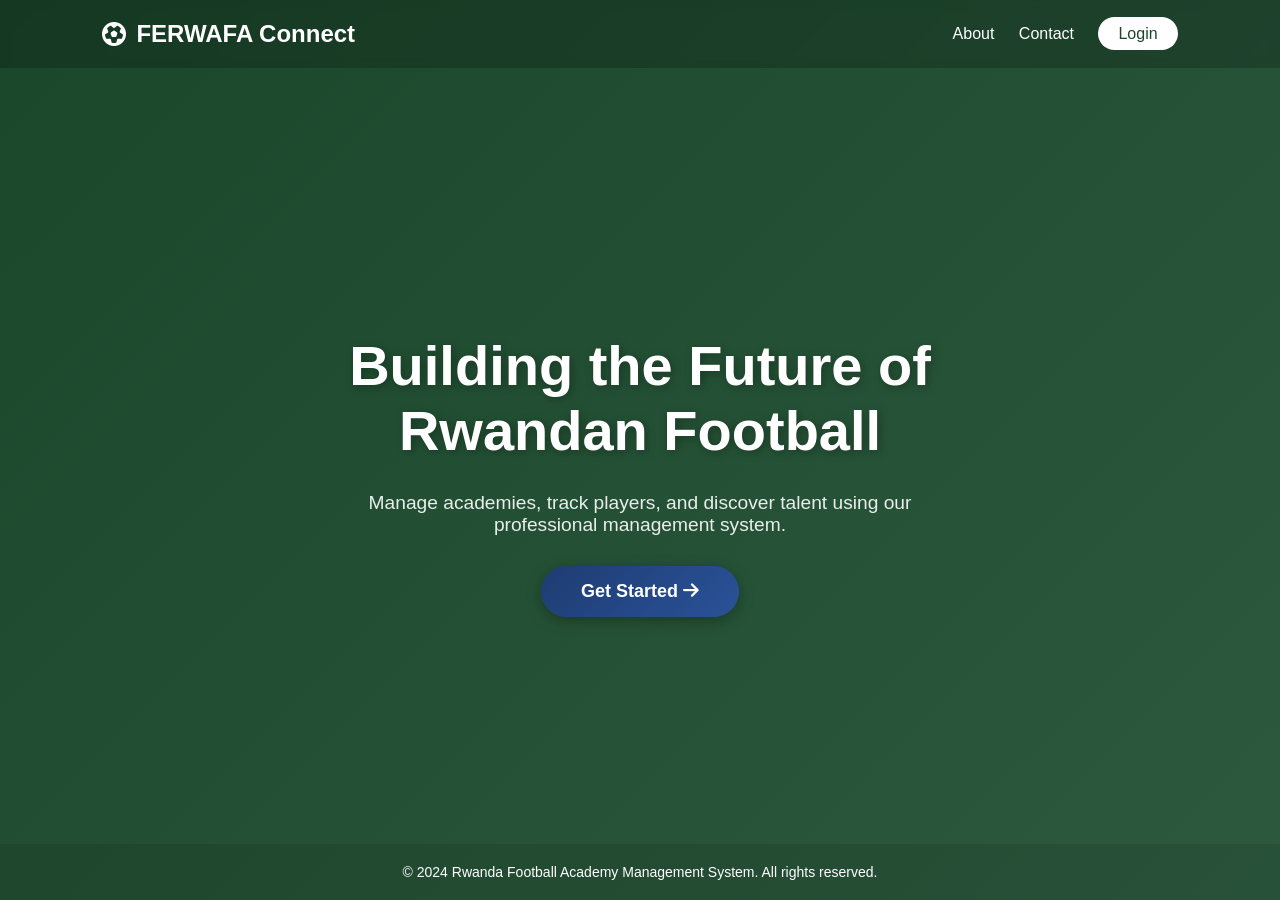
<file: football_dashboard/frontend/player.html>
<!DOCTYPE html>
<html lang="en">
<head>
    <meta charset="UTF-8">
    <meta name="viewport" content="width=device-width, initial-scale=1.0">
    <title>Player Profile - Football Academy Management</title>
    <link rel="stylesheet" href="css/style.css">
    <link rel="stylesheet" href="https://cdnjs.cloudflare.com/ajax/libs/font-awesome/6.4.0/css/all.min.css">
    <style>
        .player-profile-header {
            background: linear-gradient(135deg, #1e3c72 0%, #2a5298 100%);
            color: white;
            padding: 40px;
            border-radius: 12px;
            margin-bottom: 30px;
            display: flex;
            align-items: center;
            gap: 30px;
        }
        
        .player-avatar-large {
            width: 120px;
            height: 120px;
            border-radius: 50%;
            background: rgba(255,255,255,0.2);
            display: flex;
            align-items: center;
            justify-content: center;
            font-size: 48px;
        }
        
        .player-info-header h1 {
            margin: 0 0 10px 0;
            font-size: 32px;
        }
        
        .player-info-header .player-meta {
            display: flex;
            gap: 20px;
            flex-wrap: wrap;
        }
        
        .player-info-header .meta-item {
            display: flex;
            align-items: center;
            gap: 8px;
            font-size: 16px;
        }
        
        .player-stats-grid {
            display: grid;
            grid-template-columns: repeat(auto-fit, minmax(250px, 1fr));
            gap: 20px;
            margin-bottom: 30px;
        }
        
        .stat-box {
            background: white;
            padding: 25px;
            border-radius: 12px;
            box-shadow: 0 2px 10px rgba(0,0,0,0.1);
            text-align: center;
        }
        
        .stat-box .stat-icon {
            width: 60px;
            height: 60px;
            border-radius: 50%;
            display: flex;
            align-items: center;
            justify-content: center;
            font-size: 24px;
            margin: 0 auto 15px;
        }
        
        .stat-box .stat-value {
            font-size: 36px;
            font-weight: bold;
            color: #1e3c72;
        }
        
        .stat-box .stat-label {
            color: #666;
            font-size: 14px;
            margin-top: 5px;
        }
        
        .match-history-table {
            width: 100%;
            background: white;
            border-radius: 12px;
            overflow: hidden;
            box-shadow: 0 2px 10px rgba(0,0,0,0.1);
        }
        
        .match-history-table th,
        .match-history-table td {
            padding: 15px 20px;
            text-align: left;
        }
        
        .match-history-table th {
            background: #f8f9fa;
            font-weight: 600;
        }
        
        .match-history-table tr:nth-child(even) {
            background: #f8f9fa;
        }
        
        .position-goalkeeper { color: #e74c3c; }
        .position-defender { color: #3498db; }
        .position-midfielder { color: #27ae60; }
        .position-forward { color: #f39c12; }
        
        .back-button {
            display: inline-flex;
            align-items: center;
            gap: 8px;
            padding: 10px 20px;
            background: #1e3c72;
            color: white;
            border-radius: 8px;
            text-decoration: none;
            margin-bottom: 20px;
        }
        
        .back-button:hover {
            background: #2a5298;
        }
        
        .loading-spinner {
            text-align: center;
            padding: 50px;
            font-size: 18px;
            color: #666;
        }
        
        .error-message {
            background: #fee;
            color: #c00;
            padding: 20px;
            border-radius: 8px;
            text-align: center;
            margin: 20px 0;
        }
    </style>
</head>
<body>
    <div class="dashboard-wrapper">
        <!-- Sidebar -->
        <aside class="sidebar">
            <div class="sidebar-header">
                <div class="logo">
                    <i class="fas fa-futbol"></i>
                </div>
                <h2>Football</h2>
            </div>
            
            <nav class="sidebar-nav">
                <ul>
                    <li><a href="dashboard.html"><i class="fas fa-home"></i> Dashboard</a></li>
                    <li class="active"><a href="player.html"><i class="fas fa-user"></i> My Stats</a></li>
                    <li><a href="#matches"><i class="fas fa-futbol"></i> Matches</a></li>
                    <li><a href="#training"><i class="fas fa-dumbbell"></i> Training</a></li>
                </ul>
            </nav>
            
            <div class="sidebar-footer">
                <button class="btn-logout" onclick="logout()">
                    <i class="fas fa-sign-out-alt"></i> Logout
                </button>
            </div>
        </aside>
        
        <!-- Main Content -->
        <main class="main-content">
            <header class="main-header">
                <h1 class="page-title">Player Profile & Statistics</h1>
            </header>
            
            <div class="dashboard-content">
                <a href="javascript:history.back()" class="back-button">
                    <i class="fas fa-arrow-left"></i> Back
                </a>
                
                <div id="loadingSpinner" class="loading-spinner">
                    <i class="fas fa-spinner fa-spin"></i> Loading player statistics...
                </div>
                
                <div id="errorMessage" class="error-message" style="display: none;">
                    <i class="fas fa-exclamation-triangle"></i>
                    <span id="errorText"></span>
                </div>
                
                <div id="playerContent" style="display: none;">
                    <!-- Player Profile Header -->
                    <div class="player-profile-header">
                        <div class="player-avatar-large">
                            <i class="fas fa-user"></i>
                        </div>
                        <div class="player-info-header">
                            <h1 id="playerName">Player Name</h1>
                            <div class="player-meta">
                                <span class="meta-item">
                                    <i class="fas fa-id-card"></i> 
                                    <span id="playerReg">REG-001</span>
                                </span>
                                <span class="meta-item">
                                    <i class="fas fa-tshirt"></i> 
                                    <span id="playerNumber">#10</span>
                                </span>
                                <span class="meta-item">
                                    <i class="fas fa-map-marker-alt"></i> 
                                    <span id="playerPosition">Forward</span>
                                </span>
                                <span class="meta-item">
                                    <i class="fas fa-globe"></i> 
                                    <span id="playerNationality">Rwandan</span>
                                </span>
                                <span class="meta-item">
                                    <i class="fas fa-calendar"></i> 
                                    <span id="playerDob">2005-01-15</span>
                                </span>
                            </div>
                        </div>
                    </div>
                    
                    <!-- Key Statistics Cards -->
                    <div class="player-stats-grid">
                        <div class="stat-box">
                            <div class="stat-icon" style="background: #e8f5e9; color: #2e7d32;">
                                <i class="fas fa-futbol"></i>
                            </div>
                            <div class="stat-value" id="totalGoals">0</div>
                            <div class="stat-label">Total Goals</div>
                        </div>
                        
                        <div class="stat-box">
                            <div class="stat-icon" style="background: #e3f2fd; color: #1565c0;">
                                <i class="fas fa-hand-holding"></i>
                            </div>
                            <div class="stat-value" id="totalAssists">0</div>
                            <div class="stat-label">Total Assists</div>
                        </div>
                        
                        <div class="stat-box">
                            <div class="stat-icon" style="background: #fff3e0; color: #e65100;">
                                <i class="fas fa-clock"></i>
                            </div>
                            <div class="stat-value" id="totalMinutes">0</div>
                            <div class="stat-label">Minutes Played</div>
                        </div>
                        
                        <div class="stat-box">
                            <div class="stat-icon" style="background: #fce4ec; color: #c62828;">
                                <i class="fas fa-square"></i>
                            </div>
                            <div class="stat-value" id="yellowCards">0</div>
                            <div class="stat-label">Yellow Cards</div>
                        </div>
                        
                        <div class="stat-box">
                            <div class="stat-icon" style="background: #ffebee; color: #b71c1c;">
                                <i class="fas fa-times-circle"></i>
                            </div>
                            <div class="stat-value" id="redCards">0</div>
                            <div class="stat-label">Red Cards</div>
                        </div>
                        
                        <div class="stat-box">
                            <div class="stat-icon" style="background: #f3e5f5; color: #6a1b9a;">
                                <i class="fas fa-star"></i>
                            </div>
                            <div class="stat-value" id="matchesPlayed">0</div>
                            <div class="stat-label">Matches Played</div>
                        </div>
                    </div>
                    
                    <!-- Match History -->
                    <h2><i class="fas fa-history"></i> Match History</h2>
                    <div id="matchHistory">
                        <table class="match-history-table">
                            <thead>
                                <tr>
                                    <th>Date</th>
                                    <th>Home Team</th>
                                    <th>Score</th>
                                    <th>Away Team</th>
                                    <th>Goals</th>
                                    <th>Assists</th>
                                    <th>Minutes</th>
                                    <th>Cards</th>
                                </tr>
                            </thead>
                            <tbody id="matchHistoryBody">
                            </tbody>
                        </table>
                    </div>
                </div>
            </div>
        </main>
    </div>
    
    <script src="js/main.js"></script>
    
</body>
</html>
</file>
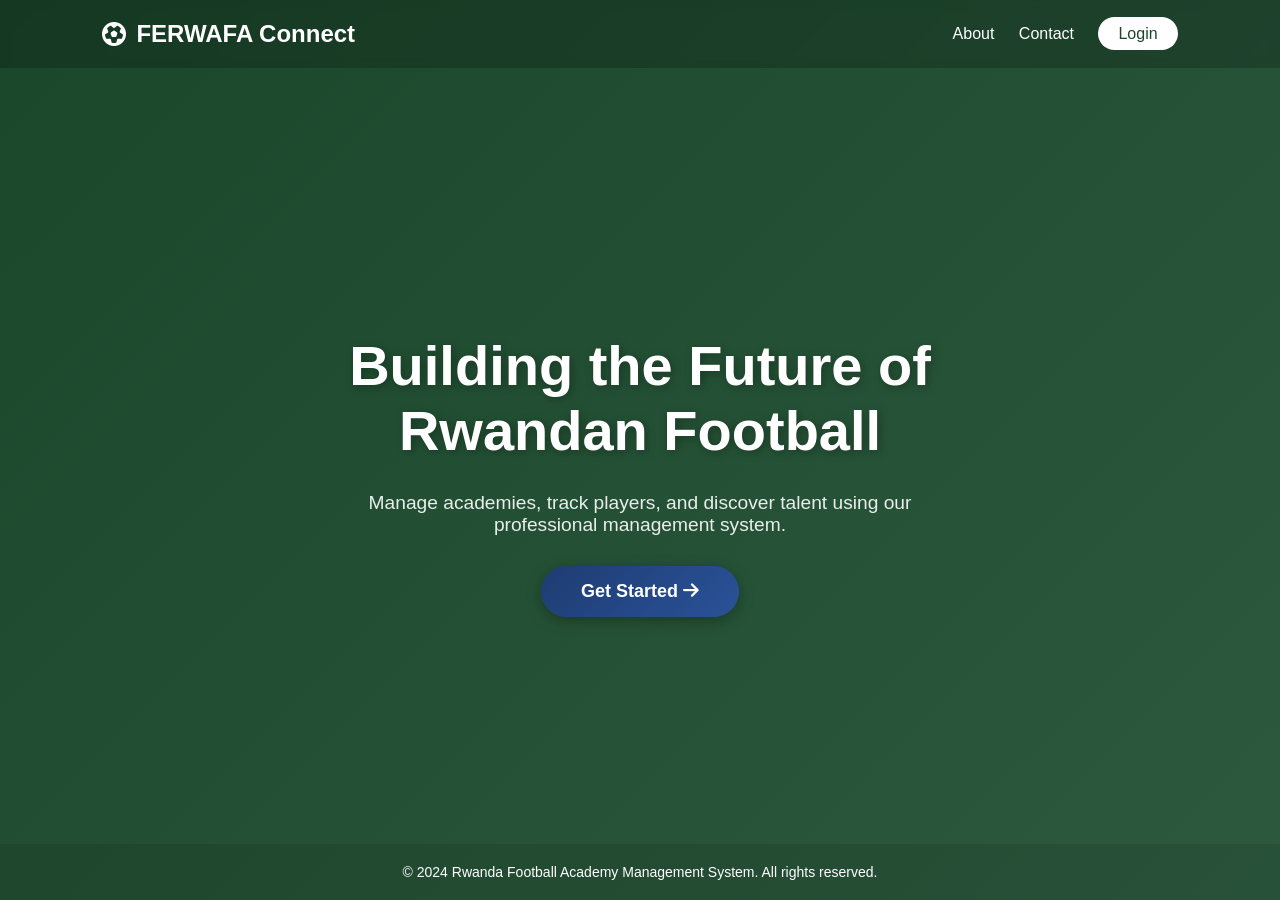
<file: football_dashboard/frontend/school.html>
<!DOCTYPE html>
<html lang="en">
<head>
    <meta charset="UTF-8">
    <meta name="viewport" content="width=device-width, initial-scale=1.0">
    <title>School Dashboard - Rwanda Talent</title>
    <link rel="stylesheet" href="css/style.css?v=1.1">
    <link rel="stylesheet" href="https://cdnjs.cloudflare.com/ajax/libs/font-awesome/6.0.0/css/all.min.css">
</head>
<body>
    <div class="dashboard-wrapper">
        <!-- Sidebar -->
        <aside class="sidebar" id="sidebar">
            <div class="sidebar-header">
                <div class="logo">
                    <i class="fas fa-school"></i>
                </div>
                <h2>School Hub</h2>
            </div>
            
            <nav class="sidebar-nav">
                <ul>
                    <li class="active"><a href="#" onclick="showSection('dashboard')"><i class="fas fa-home"></i> Dashboard</a></li>
                    <li><a href="#" onclick="showSection('players')"><i class="fas fa-users"></i> Student Athletes</a></li>
                    <li><a href="#" onclick="showSection('matches')"><i class="fas fa-futbol"></i> School Games</a></li>
                    <li><a href="#" onclick="showSection('live-match')"><i class="fas fa-video"></i> Live Stream</a></li>
                    <li><a href="#" onclick="showSection('statistics')"><i class="fas fa-chart-bar"></i> Analytics</a></li>
                    <li><a href="#" onclick="showSection('ml-training')"><i class="fas fa-brain"></i> ML Training</a></li>
                </ul>
            </nav>
            
            <div class="sidebar-footer">
                <div class="user-info">
                    <div class="user-avatar">
                        <i class="fas fa-user-circle"></i>
                    </div>
                    <div class="user-details">
                        <span id="userName">School Admin</span>
                        <span class="badge role-school">School</span>
                    </div>
                </div>
                <button class="btn-logout" onclick="logout()">
                    <i class="fas fa-sign-out-alt"></i>
                </button>
            </div>
        </aside>

        <!-- Main Content -->
        <main class="main-content">
            <!-- Header -->
            <header class="main-header">
                <button id="menuToggle" class="menu-toggle">
                    <i class="fas fa-bars"></i>
                </button>
                <h1 class="page-title">School Dashboard</h1>
                <div class="header-actions">
                    <span class="badge" style="background: var(--primary); color: #000; font-weight: 700;">V1.1 STABLE</span>
                    <div class="school-badge">
                        <i class="fas fa-school"></i> Academic Excellence
                    </div>
                </div>
            </header>

            <div class="dashboard-content">
                <!-- Dashboard Overview -->
                <section id="dashboard" class="section active">
                    <div class="stats-grid">
                        <div class="stat-card">
                            <div class="stat-icon">
                                <i class="fas fa-users"></i>
                            </div>
                            <div class="stat-info">
                                <h3>Total Players</h3>
                                <p class="stat-number" id="totalPlayers">0</p>
                            </div>
                        </div>
                        <div class="stat-card">
                            <div class="stat-icon success">
                                <i class="fas fa-video"></i>
                            </div>
                            <div class="stat-info">
                                <h3>Live Matches</h3>
                                <p class="stat-number" id="liveMatches">0</p>
                            </div>
                        </div>
                        <div class="stat-card">
                            <div class="stat-icon warning">
                                <i class="fas fa-star"></i>
                            </div>
                            <div class="stat-info">
                                <h3>Top Talent</h3>
                                <p class="stat-number" id="topTalent">0</p>
                            </div>
                        </div>
                    </div>
                </section>

                <!-- Players Section -->
                <section id="players" class="section">
                    <div class="card">
                        <div class="card-header">
                            <h3><i class="fas fa-users"></i> School Players</h3>
                            <button class="btn btn-primary" onclick="showAddPlayerModal()">
                                <i class="fas fa-plus"></i> Add Player
                            </button>
                        </div>
                        <div class="card-body">
                            <div class="table-controls" style="margin-bottom: 20px;">
                                <div class="header-search" style="flex: 1;">
                                    <i class="fas fa-search"></i>
                                    <input type="text" id="playerSearch" placeholder="Search players..." onkeyup="searchPlayers()">
                                </div>
                                <select class="form-select" id="filterPosition" onchange="searchPlayers()" style="width: auto;">
                                    <option value="">All Positions</option>
                                    <option value="Goalkeeper">Goalkeeper</option>
                                    <option value="Defender">Defender</option>
                                    <option value="Midfielder">Midfielder</option>
                                    <option value="Forward">Forward</option>
                                </select>
                            </div>
                            <div class="table-responsive">
                                <table class="data-table">
                                    <thead>
                                        <tr>
                                            <th>Registration</th>
                                            <th>Name</th>
                                            <th>Position</th>
                                            <th>Jersey #</th>
                                            <th>Nationality</th>
                                            <th>Age</th>
                                            <th>Actions</th>
                                        </tr>
                                    </thead>
                                    <tbody id="playersTableBody">
                                        <tr><td colspan="7" class="empty-state">Loading players...</td></tr>
                                    </tbody>
                                </table>
                            </div>
                        </div>
                    </div>
                </section>

                <!-- Matches Section -->
                <section id="matches" class="section">
                    <div class="card">
                        <div class="card-header">
                            <h3><i class="fas fa-futbol"></i> School Matches</h3>
                            <button class="btn btn-primary" onclick="showAddMatchModal()">
                                <i class="fas fa-plus"></i> Add Match
                            </button>
                        </div>
                        <div class="card-body">
                            <div class="table-controls" style="margin-bottom: 20px;">
                                <div class="header-search" style="flex: 1;">
                                    <i class="fas fa-search"></i>
                                    <input type="text" id="matchSearch" placeholder="Search matches..." onkeyup="searchMatches()">
                                </div>
                                <select class="form-select" id="filterMatchStatus" onchange="searchMatches()" style="width: auto;">
                                    <option value="">All Status</option>
                                    <option value="scheduled">Scheduled</option>
                                    <option value="live">Live</option>
                                    <option value="completed">Completed</option>
                                </select>
                            </div>
                            <div class="table-responsive">
                                <table class="data-table">
                                    <thead>
                                        <tr>
                                            <th>Date</th>
                                            <th>Opponent</th>
                                            <th>Venue</th>
                                            <th>Score</th>
                                            <th>Status</th>
                                            <th>Actions</th>
                                        </tr>
                                    </thead>
                                    <tbody id="matchesTableBody">
                                        <tr><td colspan="6" class="empty-state">Loading matches...</td></tr>
                                    </tbody>
                                </table>
                            </div>
                        </div>
                    </div>
                </section>

            <!-- Add Player Section - Redirects to modal -->
            <section id="add-player" class="section">
                <div class="form-container" style="text-align: center; padding: 60px 20px;">
                    <i class="fas fa-user-plus" style="font-size: 48px; color: var(--primary); margin-bottom: 20px;"></i>
                    <h2>Add New Player</h2>
                    <p style="color: var(--text-secondary); margin-bottom: 30px;">Click the button below to register a new player with full details.</p>
                    <button class="btn btn-primary" onclick="showAddPlayerModal()" style="font-size: 16px; padding: 14px 32px;">
                        <i class="fas fa-plus"></i> Register New Player
                    </button>
                </div>
            </section>

            <!-- Live Analytics & Ingest Hub (The Heart of the System) -->
            <section id="live-match" class="section">
                <div class="card">
                    <div class="card-header">
                        <h3><i class="fas fa-satellite-dish"></i> Live Analytics & Ingest Hub</h3>
                        <div class="header-actions">
                            <button class="btn btn-success btn-sm" onclick="openAnalyticsModal()">
                                <i class="fas fa-plus"></i> Start New Analytics Session
                            </button>
                        </div>
                    </div>
                    <div class="card-body">
                        <div class="ingest-overview mb-4" style="display: grid; grid-template-columns: 1fr 1fr 1fr; gap: 24px;">
                            <div class="ingest-card hardware-card" onclick="openAnalyticsModal('hardware')">
                                <div class="ingest-icon"><i class="fas fa-camera-retro"></i></div>
                                <div class="ingest-info">
                                    <h4>Professional Hardware Ingest</h4>
                                    <p>Connect Blackmagic cameras or OBS via RTMP for crystal-clear analysis.</p>
                                </div>
                            </div>
                            <div class="ingest-card external-card" onclick="openAnalyticsModal('external')">
                                <div class="ingest-icon"><i class="fas fa-link"></i></div>
                                <div class="ingest-info">
                                    <h4>External Source (YouTube/TV)</h4>
                                    <p>"Catch" live matches from YouTube, TV streams, or public video links.</p>
                                </div>
                            </div>
                            <div class="ingest-card camera-card" onclick="openAnalyticsModal('camera')">
                                <div class="ingest-icon"><i class="fas fa-mobile-alt"></i></div>
                                <div class="ingest-info">
                                    <h4>Device Camera</h4>
                                    <p>Use your phone or laptop camera to stream live video directly to the server.</p>
                                </div>
                            </div>
                        </div>

                        <div id="activeSessions" class="active-sessions">
                            <h4 class="mb-3"><i class="fas fa-broadcast-tower"></i> Active Analytics Sessions</h4>
                            <div id="sessionsList" class="empty-state">
                                <i class="fas fa-video-slash fa-3x mb-3" style="opacity: 0.3;"></i>
                                <p>No active analytics sessions. Connect your camera or link to begin.</p>
                            </div>
                        </div>
                    </div>
                </div>
            </section>

            <!-- ML Training Section -->
            <section id="ml-training" class="section">
                <div class="card mb-4">
                    <div class="card-header">
                        <h3><i class="fas fa-info-circle"></i> AI Talent Detection - How It Works</h3>
                    </div>
                    <div class="card-body">
                        <div class="ml-instructions" style="display: grid; grid-template-columns: repeat(auto-fit, minmax(200px, 1fr)); gap: 24px;">
                            <div class="instruction-step">
                                <div class="step-num">1</div>
                                <h4>Supply Match Video</h4>
                                <p>Provide a public link or use the RTMP ingest to send a match video or live stream to the AI server.</p>
                            </div>
                            <div class="instruction-step">
                                <div class="step-num">2</div>
                                <h4>Select Analytic Model</h4>
                                <p>Choose between Player Performance tracking, Tactical Heatmaps, or Ball Possession analysis.</p>
                            </div>
                            <div class="instruction-step">
                                <div class="step-num">3</div>
                                <h4>Automated Processing</h4>
                                <p>Our AI processes the footage frame-by-frame, extracting player coordinates and movement patterns.</p>
                            </div>
                            <div class="instruction-step">
                                <div class="step-num">4</div>
                                <h4>Generate Statistics</h4>
                                <p>The processed data is automatically synced to your dashboard and individual player profiles.</p>
                            </div>
                        </div>
                    </div>
                </div>

                <div class="card">
                    <div class="card-header">
                        <h3><i class="fas fa-microchip"></i> Active Tracking Pipeline</h3>
                        <button class="btn btn-primary btn-sm" onclick="openMLModal()">
                            <i class="fas fa-plus"></i> New Training Job
                        </button>
                    </div>
                    <div class="card-body">
                        <div id="trainingJobs" class="ml-jobs-list">
                            <div class="empty-state">
                                <i class="fas fa-brain fa-3x" style="margin-bottom: 20px; opacity: 0.5;"></i>
                                <p>No active analytics jobs. Start your first analysis to see results.</p>
                            </div>
                        </div>
                    </div>
                </div>
            </section>

            <!-- Statistics & Analytics Tool -->
            <section id="statistics" class="section">
                <div class="card mb-4">
                    <div class="card-header d-flex justify-content-between align-items-center">
                        <h3><i class="fas fa-chart-line"></i> AI Match Statistics Tool</h3>
                        <div class="header-actions">
                            <button class="btn btn-warning btn-sm" onclick="runAITest()" style="margin-right: 10px;">
                                <i class="fas fa-flask"></i> Test AI Stats
                            </button>
                            <select id="matchAnalyticsSelector" class="form-control form-control-sm" style="min-width: 250px;" onchange="loadMatchAnalytics(this.value)">
                                <option value="">Select a Match to Analyze...</option>
                                <!-- Populated via JS -->
                            </select>
                        </div>
                    </div>
                </div>

                <div id="analyticsDashboard" style="display: none;">
                    <!-- Team Performance Overview -->
                    <div class="row mb-4">
                        <div class="col-md-12">
                            <div class="card bg-dark-soft border-left-primary">
                                <div class="card-body py-4">
                                    <h4 class="mb-4 text-primary"><i class="fas fa-users"></i> Team Performance Overview</h4>
                                    <div class="row text-center">
                                        <div class="col-md-3 border-right">
                                            <div class="h2 mb-1" id="toolTeamQuality">0%</div>
                                            <div class="text-muted small uppercase">Team Intensity Grade</div>
                                        </div>
                                        <div class="col-md-2 border-right">
                                            <div class="h3 mb-1" id="toolTeamDistance">0 km</div>
                                            <div class="text-muted small uppercase">Total Distance</div>
                                        </div>
                                        <div class="col-md-2 border-right">
                                            <div class="h3 mb-1" id="toolTeamAvgSpeed">0 km/h</div>
                                            <div class="text-muted small uppercase">Avg Speed</div>
                                        </div>
                                        <div class="col-md-2 border-right">
                                            <div class="h3 mb-1" id="toolTeamTopSpeed">0 km/h</div>
                                            <div class="text-muted small uppercase">Top Speed</div>
                                        </div>
                                        <div class="col-md-3">
                                            <div class="h3 mb-1" id="toolTeamSprints">0</div>
                                            <div class="text-muted small uppercase">High-Intensity Sprints</div>
                                        </div>
                                    </div>
                                </div>
                            </div>
                        </div>
                    </div>

                    <!-- Individual Player Breakdown -->
                    <div class="card">
                        <div class="card-header">
                            <h3><i class="fas fa-walking"></i> Individual Player Performance</h3>
                        </div>
                        <div class="card-body">
                            <div class="table-responsive">
                                <table class="table table-dark table-hover">
                                    <thead>
                                        <tr>
                                            <th>Player</th>
                                            <th>Position</th>
                                            <th>Distance (km)</th>
                                            <th>Top Speed (km/h)</th>
                                            <th>Sprints</th>
                                            <th>AI Performance Score</th>
                                        </tr>
                                    </thead>
                                    <tbody id="toolPlayerStatsBody">
                                        <!-- Populated via JS -->
                                    </tbody>
                                </table>
                            </div>
                        </div>
                    </div>
                </div>

                <div id="analyticsEmptyState" class="empty-state py-5">
                    <i class="fas fa-chart-pie fa-4x mb-4" style="opacity: 0.2;"></i>
                    <h3>Ready for Analysis</h3>
                    <p>Select a completed match from the dropdown above to view AI-generated statistics and performance metrics.</p>
                </div>
            </section>
        </main>
    </div>

    <!-- Match Modal -->
    <div class="modal-overlay" id="matchModal">
        <div class="modal">
            <div class="modal-header">
                <h3 id="matchModalTitle">Add New Match</h3>
                <button class="modal-close" onclick="closeMatchModal()"><i class="fas fa-times"></i></button>
            </div>
            <form id="matchForm" onsubmit="saveMatch(event)">
                <input type="hidden" id="matchId">
                <div class="form-row">
                    <div class="form-group">
                        <label>Match Date *</label>
                        <input type="datetime-local" id="matchDate" required>
                    </div>
                    <div class="form-group">
                        <label>Opponent *</label>
                        <select id="matchOpponentId" required onfocus="populateMatchDropdowns()">
                            <option value="">Select Opponent...</option>
                        </select>
                    </div>
                </div>
                <div class="form-row">
                    <div class="form-group">
                        <label>Venue *</label>
                        <select id="venueId" required onfocus="populateMatchDropdowns()">
                            <option value="">Select Venue...</option>
                        </select>
                    </div>
                    <div class="form-group">
                        <label>Status</label>
                        <select id="matchStatus">
                            <option value="scheduled">Scheduled</option>
                            <option value="live">Live</option>
                            <option value="completed">Completed</option>
                        </select>
                    </div>
                </div>
                <div class="form-row">
                    <div class="form-group">
                        <label>Home Score</label>
                        <input type="number" id="homeScore" placeholder="0" min="0">
                    </div>
                    <div class="form-group">
                        <label>Away Score</label>
                        <input type="number" id="awayScore" placeholder="0" min="0">
                    </div>
                </div>
                <div class="form-actions">
                    <button type="button" class="btn btn-secondary" onclick="closeMatchModal()">Cancel</button>
                    <button type="submit" class="btn btn-primary">Save Match</button>
                </div>
            </form>
        </div>
    </div>

    <!-- ========== PLAYER MODAL (Full Details) ========== -->
    <div class="modal-overlay" id="playerModal">
        <div class="modal">
            <div class="modal-header">
                <h3 id="playerModalTitle">Register New Player</h3>
                <button class="modal-close" onclick="closePlayerModal()"><i class="fas fa-times"></i></button>
            </div>
            <div class="modal-body">
                <form id="playerForm">
                    <input type="hidden" id="playerId">
                    <div class="form-row">
                        <div class="form-group">
                            <label><i class="fas fa-user"></i> Full Name *</label>
                            <input type="text" id="playerName" placeholder="Jean Baptiste" required>
                        </div>
                        <div class="form-group">
                            <label><i class="fas fa-calendar-alt"></i> Date of Birth *</label>
                            <input type="date" id="playerDob" required>
                        </div>
                    </div>
                    <div class="form-row">
                        <div class="form-group">
                            <label><i class="fas fa-flag"></i> Nationality *</label>
                            <select id="playerNationality" required>
                                <option value="">Select</option>
                                <option value="Rwandan" selected>Rwandan</option>
                                <option value="Kenyan">Kenyan</option>
                                <option value="Ugandan">Ugandan</option>
                                <option value="Tanzanian">Tanzanian</option>
                                <option value="Burundian">Burundian</option>
                                <option value="Congolese">Congolese</option>
                                <option value="Other">Other</option>
                            </select>
                        </div>
                        <div class="form-group">
                            <label><i class="fas fa-running"></i> Position *</label>
                            <select id="playerPosition" required>
                                <option value="">Select Position</option>
                                <option value="Goalkeeper">Goalkeeper</option>
                                <option value="Defender">Defender</option>
                                <option value="Midfielder">Midfielder</option>
                                <option value="Forward">Forward</option>
                            </select>
                        </div>
                    </div>
                    <div class="form-row">
                        <div class="form-group">
                            <label><i class="fas fa-tshirt"></i> Jersey Number</label>
                            <input type="number" id="playerJersey" placeholder="10" min="1" max="99">
                        </div>
                        <div class="form-group">
                            <label><i class="fas fa-ruler-vertical"></i> Height (cm)</label>
                            <input type="text" id="playerHeight" placeholder="175">
                        </div>
                    </div>
                    <div class="form-row">
                        <div class="form-group">
                            <label><i class="fas fa-weight"></i> Weight (kg)</label>
                            <input type="text" id="playerWeight" placeholder="70">
                        </div>
                        <div class="form-group">
                            <label><i class="fas fa-camera"></i> Player Photo</label>
                            <input type="file" id="playerPhotoFile" accept="image/*" class="file-input">
                            <input type="hidden" id="playerPhoto">
                            <small>Upload professional headshot.</small>
                        </div>
                        <div class="form-group">
                            <label><i class="fas fa-weight-hanging"></i> Weight (kg)</label>
                            <input type="number" id="playerWeight" placeholder="70" min="20" max="150">
                        </div>
                    </div>
                    <div class="form-row">
                        <div class="form-group">
                            <label><i class="fas fa-map-marker-alt"></i> District</label>
                            <input type="text" id="playerDistrict" placeholder="Gasabo">
                        </div>
                        <div class="form-group">
                            <label><i class="fas fa-map"></i> Sector</label>
                            <input type="text" id="playerSector" placeholder="Remera">
                        </div>
                    </div>
                    <div class="form-row">
                        <div class="form-group">
                            <label><i class="fas fa-building"></i> Cell</label>
                            <input type="text" id="playerCell" placeholder="Nyarutarama">
                        </div>
                        <div class="form-group">
                            <label><i class="fas fa-home"></i> Village</label>
                            <input type="text" id="playerVillage" placeholder="Rugando">
                        </div>
                    </div>
                    <div class="form-actions">
                        <button type="button" class="btn btn-secondary" onclick="closePlayerModal()">Cancel</button>
                        <button type="submit" class="btn btn-primary"><i class="fas fa-save"></i> Save Player</button>
                    </div>
                </form>
            </div>
        </div>
    </div>

    <!-- Unified Analytics Modal (The Heart Modal) -->
    <div class="modal-overlay" id="analyticsModal">
        <div class="modal modal-lg">
            <div class="modal-header">
                <h3><i class="fas fa-satellite-dish"></i> Start New Analytics Session</h3>
                <button class="modal-close" onclick="closeAnalyticsModal()">
                    <i class="fas fa-times"></i>
                </button>
            </div>
            <div class="modal-body">
                <div class="card-tabs mb-4">
                    <button class="tab-btn active" onclick="switchAnalyticsMode('hardware')">
                        <i class="fas fa-camera"></i> Hardware (Blackmagic/RTMP)
                    </button>
                    <button class="tab-btn" onclick="switchAnalyticsMode('external')">
                        <i class="fas fa-link"></i> External Link (YouTube/TV)
                    </button>
                    <button class="tab-btn" onclick="switchAnalyticsMode('camera')">
                        <i class="fas fa-mobile-alt"></i> Device Camera
                    </button>
                </div>

                <form id="analyticsForm" onsubmit="submitAnalyticsSession(event)" novalidate>
                    <input type="hidden" id="analyticsSourceType" value="hardware">
                    
                    <div id="hardwareTab" class="analytics-tab active">
                        <div class="alert alert-info py-2 mb-3" style="font-size: 13px;">
                            Connect your Blackmagic camera or OBS using these credentials. The server will catch the signal and start processing.
                        </div>
                        <div class="form-group mb-3">
                            <label>Session Name</label>
                            <input type="text" id="hardwareSessionName" placeholder="Rwanda vs Kenya - Quality Analysis">
                        </div>
                        <div id="generatedCredentials" style="display:none;">
                            <div class="form-group mb-2">
                                <label style="font-size: 11px; opacity:0.8;">RTMP Ingest URL</label>
                                <div class="input-group">
                                    <input type="text" id="generatedIngestUrl" readonly class="form-control-sm" style="background: rgba(0,0,0,0.5); border: 1px solid var(--border); color: #fff; padding: 8px 12px; flex:1;">
                                    <button type="button" class="btn btn-sm btn-secondary" onclick="copyToClipboard(document.getElementById('generatedIngestUrl').value)">Copy</button>
                                </div>
                            </div>
                        </div>
                    </div>

                    <div id="externalTab" class="analytics-tab" style="display:none;">
                        <div class="alert alert-warning py-2 mb-3" style="font-size: 13px;">
                            Enter the link to a live YouTube match or TV stream. Our AI server will "catch" this video source for analysis.
                        </div>
                        <div class="form-group mb-3">
                            <label>Source URL (YouTube/MP4/HLS)</label>
                            <input type="text" id="externalSourceUrl" placeholder="https://youtube.com/live/xxxx or http://tv-stream/xxx">
                        </div>
                        <div class="form-group mb-3">
                            <label>Session Name</label>
                            <input type="text" id="externalSessionName" placeholder="YouTube Stream Analysis">
                        </div>
                    </div>

                    <div id="cameraTab" class="analytics-tab" style="display:none;">
                        <div class="alert alert-info py-2 mb-3" style="font-size: 13px;">
                            Use your device camera (phone or laptop) to stream live video directly to the AI server for analysis.
                        </div>
                        <div class="form-group mb-3">
                            <label>Session Name</label>
                            <input type="text" id="cameraSessionName" placeholder="Device Camera Stream">
                        </div>
                        <div class="form-group mb-3">
                            <label>Camera Source</label>
                            <div style="display: grid; grid-template-columns: 1fr 1fr; gap: 12px;">
                                <button type="button" class="btn btn-secondary" onclick="startDeviceCamera('user')">
                                    <i class="fas fa-camera"></i> Front Camera
                                </button>
                                <button type="button" class="btn btn-secondary" onclick="startDeviceCamera('environment')">
                                    <i class="fas fa-camera"></i> Rear Camera
                                </button>
                            </div>
                        </div>
                        <div id="cameraPreviewContainer" style="display:none; margin-top: 16px;">
                            <label style="margin-bottom: 8px; display: block;">Camera Preview</label>
                            <video id="cameraPreview" autoplay playsinline muted style="width: 100%; max-height: 300px; background: #000; border-radius: 8px;"></video>
                            <div style="display: flex; gap: 12px; margin-top: 12px;">
                                <button type="button" class="btn btn-success" onclick="startCameraStream()">
                                    <i class="fas fa-broadcast-tower"></i> Start Streaming
                                </button>
                                <button type="button" class="btn btn-danger" onclick="stopDeviceCamera()">
                                    <i class="fas fa-stop"></i> Stop Camera
                                </button>
                            </div>
                        </div>
                        <div id="cameraStreamStatus" style="display:none; margin-top: 12px; padding: 12px; border-radius: 8px; background: rgba(0,240,255,0.1); border: 1px solid rgba(0,240,255,0.3);">
                            <span id="cameraStreamStatusText"><i class="fas fa-circle" style="color: #00f0ff;"></i> Streaming to server...</span>
                        </div>
                    </div>

                    <div class="form-group mb-4">
                        <label>Target AI Model</label>
                        <select id="analyticsAIModel">
                            <option value="Performance Analysis">Player Performance Model (High Detail)</option>
                            <option value="Tactical Tracker">Tactical Positioning & Heatmaps</option>
                            <option value="Ball Mastery">Possession & Transition Analytics</option>
                        </select>
                    </div>

                    <div class="form-actions">
                        <button type="button" class="btn btn-secondary" onclick="closeAnalyticsModal()">Cancel</button>
                        <button type="submit" class="btn btn-success">Initialize Session</button>
                    </div>
                </form>
            </div>
        </div>
    </div>

    <!-- ML Training Modal -->
    <div class="modal-overlay" id="mlModal">
        <div class="modal">
            <div class="modal-header">
                <h3>New AI Analytics Job</h3>
                <button class="modal-close" onclick="closeMLModal()">
                    <i class="fas fa-times"></i>
                </button>
            </div>
            <div class="modal-body">
                <form id="mlForm" onsubmit="submitMLJob(event)">
                    <div class="form-group">
                        <label><i class="fas fa-video"></i> Match Video Source</label>
                        <select id="mlVideoSourceType" onchange="toggleMLSourceInput()" required>
                            <option value="link">Public Video Link (YouTube/MP4)</option>
                            <option value="stream">Live Stream URL (RTMP)</option>
                            <option value="upload">Upload Video File</option>
                        </select>
                    </div>
                    <div id="mlSourceContainer" class="form-group">
                        <label>Source URL</label>
                        <input type="text" id="mlVideoSource" placeholder="https://..." required>
                    </div>
                    <div class="form-group">
                        <label><i class="fas fa-project-diagram"></i> Analysis Type</label>
                        <select id="mlType" required>
                            <option value="Performance Analysis">Player Performance Analysis</option>
                            <option value="Tactical Tracking">Tactical Layout & Tracking</option>
                            <option value="Heatmap Generation">Match Heatmap Generation</option>
                        </select>
                    </div>
                    <div class="alert alert-info" style="font-size: 13px; margin: 15px 0;">
                        <i class="fas fa-info-circle"></i> Analyzing a 90-minute match takes approximately 15-20 minutes of processing time.
                    </div>
                    <div class="form-actions">
                        <button type="button" class="btn btn-secondary" onclick="closeMLModal()">Cancel</button>
                        <button type="submit" class="btn btn-primary">Start Analysis Job</button>
                    </div>
                </form>
            </div>
        </div>
    </div>

    <!-- Load main.js first for shared utilities -->
    <script src="js/main.js?v=1.1"></script>
    
</body>
</html>
</file>
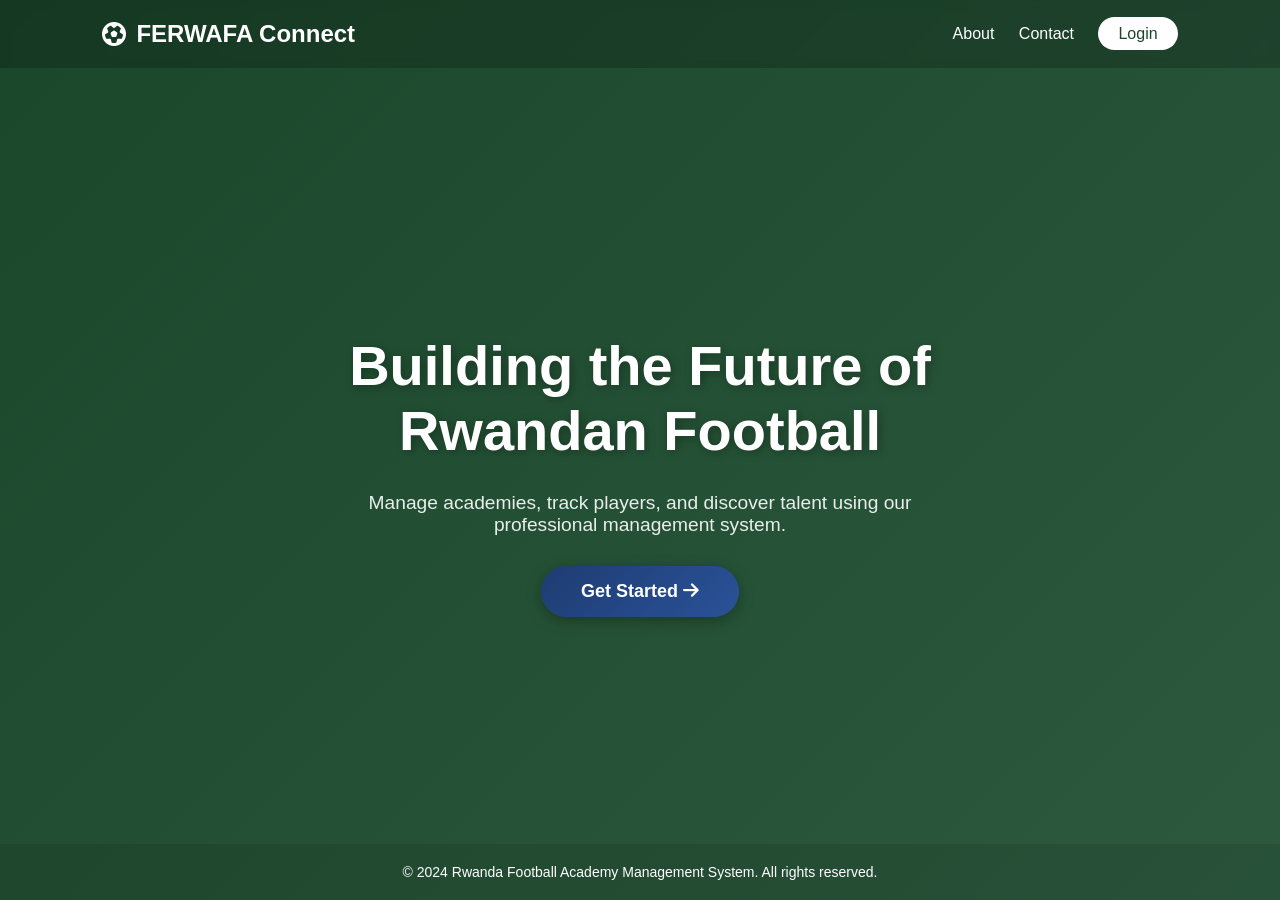
<file: football_dashboard/frontend/superadmin.html>
<!DOCTYPE html>
<html lang="en">

<head>
    <meta charset="UTF-8">
    <meta name="viewport" content="width=device-width, initial-scale=1.0">
    <title>Super Admin - Rwanda Football Management</title>
    <link rel="stylesheet" href="css/style.css">
    <link rel="stylesheet" href="https://cdnjs.cloudflare.com/ajax/libs/font-awesome/6.4.0/css/all.min.css">
</head>

<body>
    <div class="dashboard-wrapper">
        <!-- Sidebar -->
        <aside class="sidebar">
            <div class="logo">
                <i class="fas fa-crown"></i>
                <h2>Super Admin</h2>
            </div>

            <nav id="sidebarNav">
                <a href="#" class="active" onclick="handleMenuClick(this, 'dashboard')"><i class="fas fa-home"></i>
                    Overview</a>
                <a href="#" onclick="handleMenuClick(this, 'clubs')"><i class="fas fa-shield-alt"></i> Clubs</a>
                <a href="#" onclick="handleMenuClick(this, 'academies')"><i class="fas fa-graduation-cap"></i>
                    Academies</a>
                <a href="#" onclick="showSection('statistics')"><i class="fas fa-chart-line"></i> Analytics</a>
            <a href="#" onclick="showSection('system-logs')"><i class="fas fa-history"></i> System Logs</a>
            <a href="#" onclick="showSection('error-tracking')"><i class="fas fa-exclamation-triangle"></i> Error Tracking</a>
            <a href="#" onclick="logout()"><i class="fas fa-sign-out-alt"></i> Logout</a>
                <a href="#" onclick="handleMenuClick(this, 'schools')"><i class="fas fa-school"></i> Schools</a>
                <a href="#" onclick="handleMenuClick(this, 'scouts')"><i class="fas fa-search"></i> Scouts</a>
                <a href="#" onclick="handleMenuClick(this, 'ferwafa')"><i class="fas fa-flag"></i> FERWAFA</a>
                <a href="#" onclick="handleMenuClick(this, 'players')"><i class="fas fa-users"></i> All Players</a>
                <a href="#" onclick="handleMenuClick(this, 'matches')"><i class="fas fa-futbol"></i> Matches</a>
                <a href="#" onclick="handleMenuClick(this, 'live-stream')"><i class="fas fa-video"></i> Live Streams</a>
                <a href="#" onclick="handleMenuClick(this, 'users')"><i class="fas fa-user-cog"></i> User Accounts</a>
                <a href="#" onclick="handleMenuClick(this, 'settings')"><i class="fas fa-cog"></i> Settings</a>
            </nav>

            <div class="sidebar-footer">
                <div class="user-info">
                    <div class="user-avatar">
                        <i class="fas fa-user-shield"></i>
                    </div>
                    <div class="user-details">
                        <span id="userName">System God</span>
                        <span>Full Access</span>
                    </div>
                </div>
                <button class="btn-logout" onclick="logout()">
                    <i class="fas fa-power-off"></i>
                </button>
            </div>
        </aside>

        <!-- Main Content -->
        <main class="main-content">
            <header class="main-header">
                <h1 class="page-title">Command Center</h1>
                <div class="header-actions">
                    <div class="header-search">
                        <i class="fas fa-search"></i>
                        <input type="text" placeholder="Global search anything...">
                    </div>
                    <button class="btn-notification">
                        <i class="fas fa-bell"></i>
                        <span class="notification-badge"></span>
                    </button>
                </div>
            </header>

            <div class="content-area dashboard-content">

                <!-- ================= OVERVIEW DASHBOARD ================= -->
                <div id="dashboard" class="section active">
                    <div class="stats-header">
                        <h2>Dashboard Insights</h2>
                        <button class="btn-refresh" onclick="loadSuperAdminDashboard()"><i class="fas fa-sync-alt"></i>
                            Refresh</button>
                    </div>
                    <div class="stats-grid">
                        <div class="stat-card">
                            <div class="stat-icon"><i class="fas fa-users-cog"></i></div>
                            <div class="stat-content">
                                <h4>Total Users</h4>
                                <div class="value" id="totalUsers">0</div>
                            </div>
                        </div>
                        <div class="stat-card">
                            <div class="stat-icon"><i class="fas fa-futbol"></i></div>
                            <div class="stat-content">
                                <h4>Total Players</h4>
                                <div class="value" id="totalPlayers">0</div>
                            </div>
                        </div>
                        <div class="stat-card">
                            <div class="stat-icon"><i class="fas fa-school"></i></div>
                            <div class="stat-content">
                                <h4>Total Schools</h4>
                                <div class="value" id="totalSchools">0</div>
                            </div>
                        </div>
                        <div class="stat-card">
                            <div class="stat-icon"><i class="fas fa-shield-alt"></i></div>
                            <div class="stat-content">
                                <h4>Clubs Managed</h4>
                                <div class="value" id="totalClubs">0</div>
                            </div>
                        </div>
                        <div class="stat-card">
                            <div class="stat-icon"><i class="fas fa-graduation-cap"></i></div>
                            <div class="stat-content">
                                <h4>Academies</h4>
                                <div class="value" id="totalAcademies">0</div>
                            </div>
                        </div>
                        <div class="stat-card">
                            <div class="stat-icon"><i class="fas fa-database"></i></div>
                            <div class="stat-content">
                                <h4>DB Storage</h4>
                                <div class="value" id="dbSize">0 MB</div>
                            </div>
                        </div>
                    </div>

                    <!-- Quick Entities -->
                    <div class="form-row">
                        <div class="card">
                            <div class="card-header">
                                <h3><i class="fas fa-bolt"></i> Quick Actions & Users</h3>
                            </div>
                            <div class="card-body">
                                <div style="display: flex; gap: 10px; flex-wrap: wrap; margin-bottom: 20px;">
                                    <button class="btn btn-primary btn-sm" onclick="showAddEntityModal('club')"><i
                                            class="fas fa-plus"></i> Club</button>
                                    <button class="btn btn-primary btn-sm" onclick="showAddEntityModal('academy')"><i
                                            class="fas fa-plus"></i> Academy</button>
                                    <button class="btn btn-primary btn-sm" onclick="showAddEntityModal('school')"><i
                                            class="fas fa-plus"></i> School</button>
                                </div>
                                <table class="data-table">
                                    <thead>
                                        <tr>
                                            <th>Username</th>
                                            <th>Role</th>
                                            <th>Linked Entity</th>
                                        </tr>
                                    </thead>
                                    <tbody id="quickUsersTable">
                                        <tr>
                                            <td colspan="3" class="empty-state">Loading users...</td>
                                        </tr>
                                    </tbody>
                                </table>
                            </div>
                        </div>
                    </div>
                </div>

                <!-- ================= CLUBS ================= -->
                <div class="card section" id="clubs" style="display:none;">
                    <div class="card-header">
                        <h3><i class="fas fa-shield-alt"></i> Clubs Directory</h3>
                        <button class="btn btn-primary" onclick="showAddEntityModal('club')">
                            <i class="fas fa-plus"></i> Register Club
                        </button>
                    </div>
                    <div class="card-body">
                        <div class="table-responsive">
                            <table class="data-table">
                                <thead>
                                    <tr>
                                        <th>Registration ID</th>
                                        <th>Name</th>
                                        <th>Short Name</th>
                                        <th>Stadium</th>
                                        <th>Founded</th>
                                        <th>Actions</th>
                                    </tr>
                                </thead>
                                <tbody id="clubsTableBody">
                                    <tr>
                                        <td colspan="6" class="empty-state">No clubs registered yet.</td>
                                    </tr>
                                </tbody>
                            </table>
                        </div>
                    </div>
                </div>

                <!-- ================= ACADEMIES ================= -->
                <div class="card section" id="academies" style="display:none;">
                    <div class="card-header">
                        <h3><i class="fas fa-graduation-cap"></i> Academies Directory</h3>
                        <button class="btn btn-primary" onclick="showAddEntityModal('academy')">
                            <i class="fas fa-plus"></i> Register Academy
                        </button>
                    </div>
                    <div class="card-body">
                        <div class="table-responsive">
                            <table class="data-table">
                                <thead>
                                    <tr>
                                        <th>Registration ID</th>
                                        <th>Academy Name</th>
                                        <th>Director</th>
                                        <th>Location</th>
                                        <th>Established</th>
                                        <th>Actions</th>
                                    </tr>
                                </thead>
                                <tbody id="academiesTableBody">
                                    <tr>
                                        <td colspan="6" class="empty-state">No academies registered yet.</td>
                                    </tr>
                                </tbody>
                            </table>
                        </div>
                    </div>
                </div>

                <!-- ================= SCHOOLS ================= -->
                <div class="card section" id="schools" style="display:none;">
                    <div class="card-header">
                        <h3><i class="fas fa-school"></i> Schools Directory</h3>
                        <button class="btn btn-primary" onclick="showAddEntityModal('school')">
                            <i class="fas fa-plus"></i> Register School
                        </button>
                    </div>
                    <div class="card-body">
                        <div class="table-responsive">
                            <table class="data-table">
                                <thead>
                                    <tr>
                                        <th>Registration ID</th>
                                        <th>School Name</th>
                                        <th>Address</th>
                                        <th>District</th>
                                        <th>Established</th>
                                        <th>Actions</th>
                                    </tr>
                                </thead>
                                <tbody id="schoolsTableBody">
                                    <tr>
                                        <td colspan="6" class="empty-state">No schools registered yet.</td>
                                    </tr>
                                </tbody>
                            </table>
                        </div>
                    </div>
                </div>

                <!-- ================= SCOUTS ================= -->
                <div class="card section" id="scouts" style="display:none;">
                    <div class="card-header">
                        <h3><i class="fas fa-search"></i> Talent Scouts</h3>
                        <button class="btn btn-primary" onclick="showAddEntityModal('scout')">
                            <i class="fas fa-plus"></i> Register Scout
                        </button>
                    </div>
                    <div class="card-body">
                        <div class="table-responsive">
                            <table class="data-table">
                                <thead>
                                    <tr>
                                        <th>Scout ID</th>
                                        <th>Full Name</th>
                                        <th>Email</th>
                                        <th>Phone</th>
                                        <th>Assigned Region</th>
                                        <th>Actions</th>
                                    </tr>
                                </thead>
                                <tbody id="scoutsTableBody">
                                    <tr>
                                        <td colspan="6" class="empty-state">No scouts registered yet.</td>
                                    </tr>
                                </tbody>
                            </table>
                        </div>
                    </div>
                </div>

                <!-- ================= PLAYERS (All Database) ================= -->
                <div class="card section" id="players" style="display:none;">
                    <div class="card-header">
                        <h2><i class="fas fa-running"></i> Registered Players</h2>
                        <div class="section-actions">
                            <button class="btn btn-secondary" onclick="loadSectionData('players', true)"><i
                                    class="fas fa-sync"></i> Refresh</button>
                            <button class="btn btn-primary" onclick="showAddPlayerModal()"><i
                                    class="fas fa-user-plus"></i> New Player</button>
                        </div>
                    </div>
                    <div class="card-body">
                        <div class="table-responsive">
                            <table class="data-table">
                                <thead>
                                    <tr>
                                        <th>Reg No.</th>
                                        <th>Full Name</th>
                                        <th>Position</th>
                                        <th>Entity Type</th>
                                        <th>Actions</th>
                                    </tr>
                                </thead>
                                <tbody id="playersTableBody">
                                    <tr>
                                        <td colspan="5" class="empty-state">Loading all universal player data...</td>
                                    </tr>
                                </tbody>
                            </table>
                        </div>
                    </div>
                </div>

                <!-- ================= USERS ================= -->
                <div class="card section" id="users" style="display:none;">
                    <div class="card-header">
                        <h2><i class="fas fa-users"></i> Account Management</h2>
                        <div class="section-actions">
                            <button class="btn btn-secondary" onclick="loadSectionData('users', true)"><i
                                    class="fas fa-sync"></i> Refresh</button>
                            <button class="btn btn-primary" onclick="showAddUserModal()"><i
                                    class="fas fa-user-plus"></i> New Account</button>
                        </div>
                    </div>
                    <div class="card-body">
                        <div class="table-responsive">
                            <table class="data-table">
                                <thead>
                                    <tr>
                                        <th>Account ID</th>
                                        <th>Username</th>
                                        <th>Email</th>
                                        <th>Role</th>
                                        <th>Linked Entity ID</th>
                                        <th>Actions</th>
                                    </tr>
                                </thead>
                                <tbody id="userTable">
                                    <tr>
                                        <td colspan="6" class="empty-state">Loading administrative accounts...</td>
                                    </tr>
                                </tbody>
                            </table>
                        </div>
                    </div>
                </div>

                <!-- ================= SETTINGS ================= -->
                <div class="card section" id="settings" style="display:none;">
                    <div class="card-header">
                        <h3><i class="fas fa-cog"></i> Core System Settings</h3>
                    </div>
                    <div class="card-body">
                        <form id="settingsForm" style="max-width: 600px;">
                            <div class="form-group">
                                <label>Machine Learning Hardware Processing</label>
                                <select id="mlSetting">
                                    <option value="cpu" selected>CPU Processing (Stable)</option>
                                    <option value="gpu">GPU Tensor Processing (Fast)</option>
                                </select>
                            </div>
                            <div class="form-group">
                                <label>Database Data Retention Policy</label>
                                <select id="retention">
                                    <option value="1">1 Year Auto-Clear</option>
                                    <option value="2">2 Years</option>
                                    <option value="5" selected>5 Years Permanent</option>
                                </select>
                            </div>
                            <div class="form-actions">
                                <button type="submit" class="btn btn-primary"><i class="fas fa-save"></i> Save
                                    Configuration</button>
                            </div>
                        </form>
                    </div>
                </div>

            <!-- System Logs Section -->
        <section id="system-logs" class="section" style="display: none;">
            <div class="header-content">
                <h2>System Usage History</h2>
                <div class="actions">
                    <div class="search-bar">
                        <i class="fas fa-search"></i>
                        <input type="text" id="logSearch" placeholder="Search actions..." onkeyup="filterLogs()">
                    </div>
                    <button class="btn-primary" onclick="loadSystemLogs()">
                        <i class="fas fa-sync-alt"></i> Refresh
                    </button>
                </div>
            </div>

            <div class="glass-card">
                <div class="table-responsive">
                    <table class="data-table">
                        <thead>
                            <tr>
                                <th>User</th>
                                <th>Action</th>
                                <th>Target Table</th>
                                <th>Record ID</th>
                                <th>IP Address</th>
                                <th>Timestamp</th>
                            </tr>
                        </thead>
                        <tbody id="logsTableBody">
                            <!-- Logs will be loaded here -->
                        </tbody>
                    </table>
                </div>
            </div>
        </section>

        <!-- Error Tracking Section -->
        <section id="error-tracking" class="section" style="display: none;">
            <div class="header-content">
                <h2>System Error Tracking</h2>
                <div class="actions">
                    <select id="errorSeverityFilter" onchange="loadErrorLogs()">
                        <option value="">All Severities</option>
                        <option value="low">Low</option>
                        <option value="medium">Medium</option>
                        <option value="high">High</option>
                        <option value="critical">Critical</option>
                    </select>
                    <button class="btn-primary" onclick="loadErrorLogs()">
                        <i class="fas fa-sync-alt"></i> Refresh
                    </button>
                </div>
            </div>

            <div class="glass-card">
                <div class="table-responsive">
                    <table class="data-table">
                        <thead>
                            <tr>
                                <th>Severity</th>
                                <th>Error Message</th>
                                <th>Endpoint/URL</th>
                                <th>User</th>
                                <th>Timestamp</th>
                                <th>Actions</th>
                            </tr>
                        </thead>
                        <tbody id="errorsTableBody">
                            <!-- Errors will be loaded here -->
                        </tbody>
                    </table>
                </div>
            </div>
        </section>
    </div>

    <!-- ================= UNIFIED ENTITY MODAL ================= -->
    <div class="modal-overlay" id="entityModal">
        <div class="modal">
            <div class="modal-header">
                <h3 id="entityModalTitle">Register Entity</h3>
                <button class="modal-close" onclick="closeEntityModal()">
                    <i class="fas fa-times"></i>
                </button>
            </div>
            <div class="modal-body">
                <form id="entityForm">
                    <input type="hidden" id="entityType" value="">
                    <input type="hidden" id="entityId" value="">

                    <div class="form-row">
                        <div class="form-group">
                            <label>Official Name *</label>
                            <input type="text" id="entityName" required placeholder="e.g. Kigali City FC">
                        </div>
                        <div class="form-group" id="entityEmailGroup">
                            <label>Contact Email *</label>
                            <input type="email" id="entityEmail" required placeholder="email@example.com">
                        </div>
                    </div>

                    <div class="form-row">
                        <div class="form-group" id="entityShortNameGroup">
                            <label>Short Name / Abbreviation</label>
                            <input type="text" id="entityShortName" placeholder="KGC">
                        </div>
                        <div class="form-group">
                            <label>Address / Home District</label>
                            <input type="text" id="entityLocation" placeholder="Gasabo">
                        </div>
                    </div>

                    <div class="form-row">
                        <div class="form-group" id="entityStadiumGroup">
                            <label>Stadium Name (Clubs)</label>
                            <input type="text" id="entityStadium" placeholder="Amahoro Stadium">
                        </div>
                        <div class="form-group" id="entityFoundedGroup">
                            <label>Founded / Established Year</label>
                            <input type="number" id="entityFounded" placeholder="1995" min="1800" max="2100">
                        </div>
                    </div>

                    <div class="form-row">
                        <div class="form-group">
                            <label><i class="fas fa-camera"></i> Player Photo</label>
                            <input type="file" id="playerPhotoFile" accept="image/*" class="file-input">
                            <input type="hidden" id="playerPhoto">
                            <small>Upload clear professional headshots only.</small>
                        </div>
                        <div class="form-group">
                            <label><i class="fas fa-weight-hanging"></i> Weight (kg)</label>
                            <input type="number" id="playerWeight" placeholder="70" min="20" max="150">
                        </div>
                    </div>
                    <div class="form-group">
                        <label>Phone Number</label>
                        <input type="text" id="entityPhone" placeholder="+250...">
                    </div>
            </div>

            <div class="form-actions">
                <button type="button" class="btn btn-secondary" onclick="closeEntityModal()">Cancel</button>
                <button type="submit" class="btn btn-primary"><i class="fas fa-check"></i> Save Details</button>
            </div>
            </form>
        </div>
    </div>
    </div>

    <!-- ================= USER ACCOUNT MODAL ================= -->
    <div class="modal-overlay" id="userModal">
        <div class="modal">
            <div class="modal-header">
                <h3 id="userModalTitle">Generate System Account</h3>
                <button class="modal-close" onclick="closeUserModal()">
                    <i class="fas fa-times"></i>
                </button>
            </div>
            <div class="modal-body">
                <form id="userForm">
                    <input type="hidden" id="newUserId">
                    <div class="form-row">
                        <div class="form-group">
                            <label>Username *</label>
                            <input type="text" id="newUsername" required>
                        </div>
                        <div class="form-group">
                            <label>Email *</label>
                            <input type="email" id="newEmail" required>
                        </div>
                    </div>
                    <div class="form-row">
                        <div class="form-group">
                            <label>Password *</label>
                            <input type="password" id="newPassword" required>
                        </div>
                        <div class="form-group">
                            <label>Role Assignment *</label>
                            <select id="newRole" required>
                                <option value="">Select Security Role...</option>
                                <option value="school">School Authority</option>
                                <option value="academy">Academy Director</option>
                                <option value="club">Club Manager</option>
                                <option value="scout">Talent Scout</option>
                                <option value="ferwafa">FERWAFA Inspector</option>
                                <option value="superadmin">Super Admin (God)</option>
                            </select>
                        </div>
                    </div>
                    <div class="form-group">
                        <label>Linked Entity ID (Leave blank if not applicable)</label>
                        <input type="number" id="newEntityId" placeholder="e.g. 12">
                    </div>
                    <div class="form-actions">
                        <button type="button" class="btn btn-secondary" onclick="closeUserModal()">Cancel</button>
                        <button type="submit" class="btn btn-danger"><i class="fas fa-user-plus"></i> Grant
                            Access</button>
                    </div>
                </form>
            </div>
        </div>
    </div>


    <!-- ================= PLAYER MODAL ================= -->
    <div class="modal-overlay" id="playerModal">
        <div class="modal">
            <div class="modal-header">
                <h3 id="playerModalTitle">Force Register Player</h3>
                <button class="modal-close" onclick="closePlayerModal()"><i class="fas fa-times"></i></button>
            </div>
            <div class="modal-body">
                <form id="playerForm">
                    <input type="hidden" id="playerId">

                    <div class="form-section-title">Entity Assignment (Superadmin Only)</div>
                    <div class="form-row">
                        <div class="form-group">
                            <label>Associate With</label>
                            <select id="playerEntityType" onchange="loadEntitiesForSelect()">
                                <option value="school">School</option>
                                <option value="academy">Academy</option>
                                <option value="club">Club</option>
                            </select>
                        </div>
                        <div class="form-group">
                            <label>Select Entity</label>
                            <select id="playerEntityId" required>
                                <option value="">Select entity...</option>
                            </select>
                        </div>
                    </div>
                    <div class="form-row">
                        <div class="form-group">
                            <label>Entity Assignment</label>
                            <p class="form-hint">Select entity type and name above, then fill player details below.</p>
                        </div>
                    </div>

                    <div class="form-section-title">Personal Details</div>
                    <div class="form-row">
                        <div class="form-group">
                            <label><i class="fas fa-user"></i> Full Name *</label>
                            <input type="text" id="playerName" placeholder="Jean Baptiste" required>
                        </div>
                        <div class="form-group">
                            <label><i class="fas fa-calendar-alt"></i> Date of Birth *</label>
                            <input type="date" id="playerDob" required>
                        </div>
                    </div>

                    <div class="form-row">
                        <div class="form-group">
                            <label><i class="fas fa-flag"></i> Nationality *</label>
                            <input type="text" id="playerNationality" value="Rwandan" required>
                        </div>
                        <div class="form-group">
                            <label><i class="fas fa-running"></i> Position *</label>
                            <select id="playerPosition" required>
                                <option value="">Select Position</option>
                                <option value="Goalkeeper">Goalkeeper</option>
                                <option value="Defender">Defender</option>
                                <option value="Midfielder">Midfielder</option>
                                <option value="Forward">Forward</option>
                            </select>
                        </div>
                    </div>

                    <div class="form-row">
                        <div class="form-group">
                            <label><i class="fas fa-tshirt"></i> Jersey Number</label>
                            <input type="number" id="playerJersey" placeholder="10">
                        </div>
                        <div class="form-group">
                            <label><i class="fas fa-ruler-vertical"></i> Height (cm)</label>
                            <input type="text" id="playerHeight" placeholder="175">
                        </div>
                    </div>

                    <div class="form-row">
                        <div class="form-group">
                            <label><i class="fas fa-weight-hanging"></i> Weight (kg)</label>
                            <input type="number" id="playerWeight" placeholder="70">
                        </div>
                        <div class="form-group">
                            <label><i class="fas fa-camera"></i> Photo</label>
                            <input type="file" id="playerPhotoFile" accept="image/*">
                            <input type="hidden" id="playerPhoto">
                        </div>
                    </div>

                    <div class="form-section-title">Origin / Residence</div>
                    <div class="form-row">
                        <div class="form-group">
                            <label>District</label>
                            <input type="text" id="playerDistrict" placeholder="District">
                        </div>
                        <div class="form-group">
                            <label>Sector</label>
                            <input type="text" id="playerSector" placeholder="Sector">
                        </div>
                    </div>
                    <div class="form-row">
                        <div class="form-group">
                            <label>Cell</label>
                            <input type="text" id="playerCell" placeholder="Cell">
                        </div>
                        <div class="form-group">
                            <label>Village</label>
                            <input type="text" id="playerVillage" placeholder="Village">
                        </div>
                    </div>

                    <div class="form-actions">
                        <button type="button" class="btn btn-secondary" onclick="closePlayerModal()">Cancel</button>
                        <button type="submit" class="btn btn-primary"><i class="fas fa-save"></i> Save Player</button>
                    </div>
                </form>
            </div>
        </div>
    </div>

    <!-- Shared Logic Controller -->
    <script src="js/main.js"></script>
    <script>
        // Inline UI handler for sidebar highlights
        function handleMenuClick(el, sectionId) {
            document.querySelectorAll('#sidebarNav a').forEach(a => a.classList.remove('active'));
            el.classList.add('active');
            showSection(sectionId);
        }
    </script>
</body>

</html>
</file>
<file: football_dashboard/frontend/css/style.css>
@import url('https://fonts.googleapis.com/css2?family=Outfit:wght@400;500;600;700;800&family=Inter:wght@400;500;600&display=swap');

/**
 * Football Academy Management System
 * Premium Sports Dark/Glass Theme
 */

:root {
    /* Premium Sports Dark Palette (Strict 3-Color Mode) */
    
    /* 1. Deep Obsidian */
    --bg-main: #0B0F19; 
    --bg-card: rgba(18, 26, 43, 0.65); /* Glassy Card */
    --bg-sidebar: rgba(11, 16, 26, 0.95);
    
    /* 2. Neon Cyan */
    --primary: #00F0FF; 
    --primary-dim: rgba(0, 240, 255, 0.15);
    --primary-glow: 0 0 20px rgba(0, 240, 255, 0.3);
    
    /* Status mapped strictly to Cyan */
    --secondary: var(--primary); 
    --secondary-dim: var(--primary-dim);
    --secondary-glow: var(--primary-glow);
    
    /* 3. Crisp White */
    --accent: #FFFFFF;
    --accent-light: rgba(255, 255, 255, 0.05);
    --accent-dark: rgba(255, 255, 255, 0.1);
    
    /* Text Colors (White Opacities) */
    --text-primary: #FFFFFF;
    --text-secondary: rgba(255, 255, 255, 0.7);
    --text-muted: rgba(255, 255, 255, 0.5);
    
    /* Structural (White Lines) */
    --border: rgba(255, 255, 255, 0.08);
    --border-light: rgba(255, 255, 255, 0.15);
    
    /* Status Colors Formatted to 3-Color Strict */
    --success: var(--primary); /* Cyan */
    --warning: var(--accent); /* White */
    --danger: var(--bg-card); /* Obsidian Blend */
    
    /* Layout Variables */
    --sidebar-width: 280px;
    --header-height: 72px;
    --transition: all 0.3s cubic-bezier(0.4, 0, 0.2, 1);
    
    /* Border Radii */
    --radius-sm: 8px;
    --radius-md: 14px;
    --radius-lg: 20px;
    --radius-xl: 30px;
    
    /* Shadows */
    --shadow-glass: 0 8px 32px 0 rgba(0, 0, 0, 0.3);
    --shadow-sm: 0 4px 12px rgba(0, 0, 0, 0.2);
    --shadow-md: 0 8px 24px rgba(0, 0, 0, 0.25);
    --shadow-lg: 0 16px 48px rgba(0, 0, 0, 0.3);
}

/* Player Photo Styles */
.player-photo-cell {
    display: flex;
    align-items: center;
    gap: 12px;
}

.table-player-img {
    width: 35px;
    height: 35px;
    border-radius: 50%;
    object-fit: cover;
    border: 2px solid var(--primary);
    background: rgba(255, 255, 255, 0.1);
}

.file-input {
    width: 100%;
    padding: 8px;
    border: 1px dashed var(--border-light);
    border-radius: var(--radius-sm);
    cursor: pointer;
    color: var(--text-secondary);
}

.file-input:hover {
    border-color: var(--primary);
    background: rgba(255, 255, 255, 0.05);
}

/* Animations */
@keyframes fadeSlideUp {
    from { opacity: 0; transform: translateY(20px); }
    to { opacity: 1; transform: translateY(0); }
}

@keyframes pulseGlow {
    0% { box-shadow: 0 0 0 0 rgba(0, 240, 255, 0.4); }
    70% { box-shadow: 0 0 0 10px rgba(0, 240, 255, 0); }
    100% { box-shadow: 0 0 0 0 rgba(0, 240, 255, 0); }
}

@keyframes spin {
    100% { transform: rotate(360deg); }
}

* {
    margin: 0;
    padding: 0;
    box-sizing: border-box;
}

body {
    font-family: 'Inter', sans-serif;
    font-size: 14px;
    line-height: 1.6;
    color: var(--text-primary);
    background-color: var(--bg-main);
    background-image: 
        radial-gradient(circle at 10% 20%, rgba(0, 240, 255, 0.05) 0%, transparent 40%),
        radial-gradient(circle at 90% 80%, rgba(0, 255, 135, 0.05) 0%, transparent 40%);
    background-attachment: fixed;
}

/* Typography Overrides for Impact */
h1, h2, h3, h4, h5, h6, 
.value, .stat-content .value, .page-title, .logo h2 {
    font-family: 'Outfit', sans-serif;
    letter-spacing: -0.5px;
    font-weight: 600;
}

/* Base Form Reset */
input, select, textarea, button {
    font-family: 'Inter', sans-serif;
}

/* ==========================================
   LOGIN PAGE
   ========================================== */
.login-page {
    min-height: 100vh;
    display: flex;
    align-items: center;
    justify-content: center;
    position: relative;
    overflow: hidden;
}

.login-page::before {
    content: '';
    position: absolute;
    width: 600px;
    height: 600px;
    background: radial-gradient(circle, rgba(0, 240, 255, 0.15) 0%, transparent 70%);
    top: -200px;
    left: -200px;
    border-radius: 50%;
}

.login-page::after {
    content: '';
    position: absolute;
    width: 600px;
    height: 600px;
    background: radial-gradient(circle, rgba(0, 255, 135, 0.1) 0%, transparent 70%);
    bottom: -200px;
    right: -200px;
    border-radius: 50%;
}

.login-form-container {
    background: var(--bg-card);
    backdrop-filter: blur(20px);
    -webkit-backdrop-filter: blur(20px);
    border: 1px solid var(--border);
    border-radius: var(--radius-xl);
    padding: 48px;
    box-shadow: var(--shadow-lg), 0 0 40px rgba(0,0,0,0.5);
    width: 100%;
    max-width: 440px;
    z-index: 10;
    animation: fadeSlideUp 0.8s cubic-bezier(0.16, 1, 0.3, 1);
}

.login-header {
    text-align: center;
    margin-bottom: 32px;
}

.login-header .logo {
    width: 80px;
    height: 80px;
    background: linear-gradient(135deg, var(--bg-main), rgba(18, 26, 43, 0.8));
    border: 1px solid var(--border-light);
    border-radius: 24px;
    display: flex;
    align-items: center;
    justify-content: center;
    margin: 0 auto 24px;
    box-shadow: 0 8px 32px rgba(0, 240, 255, 0.15);
}

.login-header .logo i {
    font-size: 36px;
    color: var(--primary);
    filter: drop-shadow(0 0 10px rgba(0, 240, 255, 0.5));
}

.login-header h1 {
    font-size: 32px;
    font-weight: 700;
    color: var(--accent);
    margin-bottom: 8px;
}

.login-header p {
    color: var(--text-secondary);
    font-size: 15px;
}

.form-group {
    margin-bottom: 24px;
}

.form-group label {
    display: block;
    margin-bottom: 10px;
    font-weight: 500;
    color: var(--text-secondary);
    font-size: 13px;
    text-transform: uppercase;
    letter-spacing: 0.5px;
}

.form-group label i {
    margin-right: 8px;
    color: var(--primary);
}

.form-group input[type="text"],
.form-group input[type="password"],
.form-group input[type="email"],
.form-group input[type="number"],
.form-group input[type="url"],
.form-group input[type="date"],
.form-group input[type="datetime-local"],
.form-group select {
    width: 100%;
    padding: 14px 18px;
    background: rgba(0, 0, 0, 0.3);
    border: 1px solid var(--border);
    border-radius: var(--radius-md);
    font-size: 15px;
    color: var(--text-primary);
    transition: var(--transition);
}

.form-group input:focus,
.form-group select:focus {
    outline: none;
    border-color: var(--primary);
    background: rgba(0, 0, 0, 0.5);
    box-shadow: 0 0 0 4px var(--primary-dim);
}

.form-group select {
    appearance: none;
    background-image: url("data:image/svg+xml,%3Csvg xmlns='http://www.w3.org/2000/svg' width='16' height='16' viewBox='0 0 24 24' fill='none' stroke='%2394a3b8' stroke-width='2' stroke-linecap='round' stroke-linejoin='round'%3E%3Cpolyline points='6 9 12 15 18 9'%3E%3C/polyline%3E%3C/svg%3E");
    background-repeat: no-repeat;
    background-position: right 14px center;
}

.form-group select option {
    background-color: var(--bg-main);
    color: var(--text-primary);
}

.btn-login {
    width: 100%;
    padding: 14px;
    background: linear-gradient(135deg, var(--primary) 0%, #00B4D8 100%);
    color: #000;
    border: none;
    border-radius: var(--radius-md);
    font-size: 16px;
    font-weight: 700;
    font-family: 'Outfit', sans-serif;
    cursor: pointer;
    transition: var(--transition);
    margin-top: 12px;
    text-transform: uppercase;
    letter-spacing: 1px;
    box-shadow: var(--primary-glow);
}

.btn-login:hover {
    transform: translateY(-2px);
    box-shadow: 0 0 30px rgba(0, 240, 255, 0.5);
}

.login-error {
    margin-top: 20px;
    padding: 14px;
    background: rgba(255, 0, 85, 0.1);
    color: var(--danger);
    border-radius: var(--radius-md);
    font-size: 14px;
    text-align: center;
    border: 1px solid rgba(255, 0, 85, 0.2);
}

/* ==========================================
   DASHBOARD LAYOUT
   ========================================== */
.dashboard-wrapper {
    display: flex;
    min-height: 100vh;
}

/* Sidebar */
.sidebar {
    width: var(--sidebar-width);
    background: var(--bg-sidebar);
    backdrop-filter: blur(20px);
    -webkit-backdrop-filter: blur(20px);
    position: fixed;
    top: 0;
    left: 0;
    height: 100vh;
    overflow-y: auto;
    z-index: 1000;
    border-right: 1px solid var(--border);
    transition: var(--transition);
    display: flex;
    flex-direction: column;
}

.sidebar .logo {
    padding: 24px;
    display: flex;
    align-items: center;
    gap: 12px;
    border-bottom: 1px solid var(--border);
}

.sidebar .logo i {
    font-size: 28px;
    color: var(--primary);
    filter: drop-shadow(0 0 8px rgba(0, 240, 255, 0.4));
}

.sidebar .logo h2 {
    color: var(--accent);
    font-size: 20px;
    font-weight: 700;
    letter-spacing: -0.5px;
}

.sidebar nav {
    padding: 24px 16px;
    flex: 1;
}

.sidebar nav a {
    display: flex;
    align-items: center;
    padding: 14px 20px;
    color: var(--text-secondary);
    text-decoration: none;
    transition: var(--transition);
    border-radius: var(--radius-md);
    font-size: 15px;
    font-weight: 500;
    margin-bottom: 8px;
    position: relative;
    overflow: hidden;
}

.sidebar nav a i {
    width: 24px;
    margin-right: 14px;
    font-size: 18px;
    transition: var(--transition);
}

.sidebar nav a:hover {
    color: var(--text-primary);
    background: var(--accent-light);
}

.sidebar nav a.active {
    background: var(--primary-dim);
    color: var(--primary);
    box-shadow: inset 3px 0 0 var(--primary);
}

.sidebar nav a.active i {
    color: var(--primary);
    filter: drop-shadow(0 0 8px rgba(0, 240, 255, 0.5));
}

.sidebar-footer {
    padding: 24px;
    border-top: 1px solid var(--border);
    display: flex;
    align-items: center;
    justify-content: space-between;
    background: rgba(0,0,0,0.2);
}

.user-info {
    display: flex;
    align-items: center;
    gap: 14px;
}

.user-avatar {
    width: 40px;
    height: 40px;
    border-radius: 50%;
    background: linear-gradient(135deg, var(--bg-card), var(--border-light));
    display: flex;
    align-items: center;
    justify-content: center;
    border: 1px solid var(--border);
}

.user-avatar i {
    font-size: 20px;
    color: var(--primary);
}

.user-details {
    display: flex;
    flex-direction: column;
}

.user-details span:first-child {
    font-weight: 600;
    font-size: 14px;
    color: var(--text-primary);
}

.user-details span:last-child {
    font-size: 12px;
    color: var(--text-muted);
}

.btn-logout {
    background: rgba(255, 0, 85, 0.1);
    border: 1px solid rgba(255, 0, 85, 0.2);
    color: var(--danger);
    width: 40px;
    height: 40px;
    border-radius: var(--radius-md);
    cursor: pointer;
    transition: var(--transition);
    display: flex;
    align-items: center;
    justify-content: center;
}

.btn-logout:hover {
    background: var(--danger);
    color: #fff;
    box-shadow: 0 0 15px rgba(255, 0, 85, 0.4);
}

/* Main Content */
.main-content {
    flex: 1;
    margin-left: var(--sidebar-width);
    min-height: 100vh;
    display: flex;
    flex-direction: column;
}

.main-header {
    height: var(--header-height);
    background: rgba(11, 16, 26, 0.8);
    backdrop-filter: blur(12px);
    -webkit-backdrop-filter: blur(12px);
    padding: 0 32px;
    display: flex;
    align-items: center;
    justify-content: space-between;
    position: sticky;
    top: 0;
    z-index: 100;
    border-bottom: 1px solid var(--border);
}

.page-title {
    font-size: 24px;
    color: var(--text-primary);
}

.header-actions {
    display: flex;
    align-items: center;
    gap: 16px;
}

.header-search {
    position: relative;
}

.header-search input {
    padding: 10px 16px 10px 40px;
    border: 1px solid var(--border);
    border-radius: var(--radius-full);
    font-size: 14px;
    width: 280px;
    transition: var(--transition);
    background: rgba(0, 0, 0, 0.3);
    color: var(--text-primary);
}

.header-search input:focus {
    outline: none;
    border-color: var(--primary);
    background: rgba(0, 0, 0, 0.5);
    box-shadow: 0 0 0 4px var(--primary-dim);
    width: 320px;
}

.header-search i {
    position: absolute;
    left: 16px;
    top: 50%;
    transform: translateY(-50%);
    color: var(--text-muted);
}

.btn-notification {
    background: rgba(0,0,0,0.3);
    border: 1px solid var(--border);
    font-size: 18px;
    color: var(--text-secondary);
    cursor: pointer;
    width: 42px;
    height: 42px;
    border-radius: 50%;
    position: relative;
    transition: var(--transition);
    display: flex;
    align-items: center;
    justify-content: center;
}

.btn-notification:hover {
    background: var(--accent-light);
    color: var(--text-primary);
}

.notification-badge {
    position: absolute;
    top: 0;
    right: 0;
    width: 10px;
    height: 10px;
    background: var(--danger);
    border-radius: 50%;
    box-shadow: 0 0 10px var(--danger);
    border: 2px solid var(--bg-main);
}

/* Content Area */
.content-area {
    padding: 32px;
    flex: 1;
}

/* Base Card Styles */
.card {
    background: var(--bg-card);
    backdrop-filter: blur(16px);
    -webkit-backdrop-filter: blur(16px);
    border-radius: var(--radius-lg);
    border: 1px solid var(--border);
    margin-bottom: 32px;
    box-shadow: var(--shadow-sm);
    animation: fadeSlideUp 0.6s ease forwards;
    opacity: 0;
}

.card:nth-child(1) { animation-delay: 0.1s; }
.card:nth-child(2) { animation-delay: 0.2s; }
.card:nth-child(3) { animation-delay: 0.3s; }
.card:nth-child(4) { animation-delay: 0.4s; }

.card-header {
    padding: 24px 32px;
    border-bottom: 1px solid var(--border);
    display: flex;
    align-items: center;
    justify-content: space-between;
}

.card-header h3 {
    font-size: 18px;
    color: var(--text-primary);
    display: flex;
    align-items: center;
    gap: 12px;
}

.card-body {
    padding: 32px;
}

/* Stats Cards Grid */
.stats-grid {
    display: grid;
    grid-template-columns: repeat(auto-fit, minmax(260px, 1fr));
    gap: 24px;
    margin-bottom: 32px;
}

.stat-card {
    background: linear-gradient(135deg, var(--bg-card) 0%, rgba(10,14,23,0.8) 100%);
    backdrop-filter: blur(16px);
    border-radius: var(--radius-lg);
    padding: 28px;
    border: 1px solid var(--border);
    display: flex;
    align-items: center;
    gap: 20px;
    transition: var(--transition);
    position: relative;
    overflow: hidden;
    animation: fadeSlideUp 0.5s ease forwards;
    opacity: 0;
}

.stat-card:hover {
    transform: translateY(-5px);
    border-color: var(--primary-dim);
    box-shadow: 0 10px 30px rgba(0, 240, 255, 0.1);
}

.stat-card::after {
    content: '';
    position: absolute;
    top: 0;
    right: 0;
    width: 100px;
    height: 100%;
    background: linear-gradient(90deg, transparent, rgba(255,255,255,0.03));
    transform: skewX(-15deg);
}

.stat-icon {
    width: 60px;
    height: 60px;
    background: var(--primary-dim);
    border: 1px solid rgba(0, 240, 255, 0.2);
    border-radius: var(--radius-md);
    display: flex;
    align-items: center;
    justify-content: center;
    box-shadow: inset 0 0 20px rgba(0, 240, 255, 0.1);
}

.stat-icon i {
    font-size: 28px;
    color: var(--primary);
    filter: drop-shadow(0 0 8px rgba(0, 240, 255, 0.5));
}

.stat-content h4 {
    font-size: 13px;
    font-weight: 500;
    color: var(--text-secondary);
    text-transform: uppercase;
    letter-spacing: 1px;
    margin-bottom: 6px;
}

.stat-content .value {
    font-size: 32px;
    font-weight: 700;
    color: var(--text-primary);
    line-height: 1;
}

/* Tables Modernization */
.table-responsive {
    overflow-x: auto;
    border-radius: var(--radius-md);
}

table {
    width: 100%;
    border-collapse: separate;
    border-spacing: 0 8px;
}

table th {
    padding: 16px 24px;
    text-align: left;
    background: transparent;
    font-weight: 600;
    font-size: 12px;
    text-transform: uppercase;
    letter-spacing: 1px;
    color: var(--text-muted);
    border: none;
}

table tbody tr {
    background: rgba(255, 255, 255, 0.02);
    transition: var(--transition);
}

table tbody tr td:first-child { border-top-left-radius: var(--radius-md); border-bottom-left-radius: var(--radius-md); }
table tbody tr td:last-child { border-top-right-radius: var(--radius-md); border-bottom-right-radius: var(--radius-md); }

table tbody tr:hover {
    background: rgba(255, 255, 255, 0.05);
    transform: scale(1.01);
    box-shadow: 0 4px 15px rgba(0,0,0,0.2);
}

table td {
    padding: 16px 24px;
    font-size: 15px;
    color: var(--text-primary);
    border: none;
    border-top: 1px solid transparent;
    border-bottom: 1px solid transparent;
}

/* Badges */
.badge {
    display: inline-block;
    padding: 6px 14px;
    border-radius: var(--radius-full);
    font-size: 12px;
    font-weight: 600;
    text-transform: uppercase;
    letter-spacing: 1px;
    background: rgba(255,255,255,0.1);
    color: var(--text-primary);
    border: 1px solid rgba(255,255,255,0.2);
}

.badge-primary { background: var(--primary-dim); color: var(--primary); border-color: rgba(0, 240, 255, 0.3); }
.badge-success { background: var(--secondary-dim); color: var(--secondary); border-color: rgba(0, 255, 135, 0.3); }
.badge-danger { background: rgba(255,0,85,0.15); color: var(--danger); border-color: rgba(255,0,85,0.3); }

/* Custom Scrollbar */
::-webkit-scrollbar { width: 8px; height: 8px; }
::-webkit-scrollbar-track { background: var(--bg-main); }
::-webkit-scrollbar-thumb { background: rgba(255,255,255,0.1); border-radius: 10px; }
::-webkit-scrollbar-thumb:hover { background: rgba(255,255,255,0.2); }

/* Buttons */
.btn {
    display: inline-flex;
    align-items: center;
    justify-content: center;
    gap: 10px;
    padding: 12px 24px;
    border-radius: var(--radius-full);
    font-size: 14px;
    font-weight: 600;
    font-family: 'Outfit', sans-serif;
    cursor: pointer;
    transition: var(--transition);
    border: none;
    text-decoration: none;
    text-transform: uppercase;
    letter-spacing: 0.5px;
}

.btn-primary {
    background: var(--primary);
    color: #000;
    box-shadow: var(--primary-glow);
}

.btn-primary:hover {
    transform: translateY(-2px);
    box-shadow: 0 0 30px rgba(0, 240, 255, 0.5);
    background: #4dffff;
}

.btn-secondary {
    background: rgba(255, 255, 255, 0.05);
    color: var(--text-primary);
    border: 1px solid var(--border);
}

.btn-secondary:hover {
    background: rgba(255, 255, 255, 0.1);
    border-color: var(--border-light);
}

.btn-danger {
    background: var(--danger);
    color: #fff;
    box-shadow: 0 0 20px rgba(255, 0, 85, 0.3);
}

.btn-danger:hover {
    background: #ff3377;
    box-shadow: 0 0 30px rgba(255, 0, 85, 0.5);
    transform: translateY(-2px);
}

.btn-info {
    background: var(--primary-dim);
    color: var(--primary);
    border: 1px solid rgba(0, 240, 255, 0.3);
}

.btn-info:hover {
    background: rgba(0, 240, 255, 0.25);
}

.btn-sm {
    padding: 8px 16px;
    font-size: 13px;
    border-radius: var(--radius-md);
}

/* Modals Modernization */
.modal-overlay {
    position: fixed;
    top: 0; left: 0; right: 0; bottom: 0;
    background: rgba(0, 0, 0, 0.6);
    backdrop-filter: blur(8px);
    -webkit-backdrop-filter: blur(8px);
    display: flex;
    align-items: center;
    justify-content: center;
    z-index: 2000;
    opacity: 0;
    visibility: hidden;
    transition: var(--transition);
}

.modal-overlay.active {
    opacity: 1;
    visibility: visible;
}

.modal {
    background: var(--bg-card);
    border: 1px solid var(--border-light);
    border-radius: var(--radius-xl);
    box-shadow: 0 25px 50px -12px rgba(0, 0, 0, 0.5), 0 0 40px rgba(0, 240, 255, 0.1);
    width: 100%;
    max-width: 600px;
    max-height: 90vh;
    overflow-y: auto;
    transform: scale(0.95) translateY(20px);
    transition: cubic-bezier(0.16, 1, 0.3, 1) 0.4s;
}

.modal-overlay.active .modal {
    transform: scale(1) translateY(0);
}

.modal-header {
    padding: 24px 32px;
    border-bottom: 1px solid var(--border);
    display: flex;
    align-items: center;
    justify-content: space-between;
    background: rgba(0,0,0,0.2);
}

.modal-header h3 {
    font-size: 20px;
    color: var(--text-primary);
}

.modal-close {
    background: rgba(255,255,255,0.05);
    border: 1px solid var(--border);
    width: 36px;
    height: 36px;
    border-radius: 50%;
    color: var(--text-secondary);
    cursor: pointer;
    transition: var(--transition);
    display: flex;
    align-items: center;
    justify-content: center;
}

.modal-close:hover {
    background: var(--danger);
    color: #fff;
    border-color: var(--danger);
}

.modal-body {
    padding: 32px;
}

.modal-footer {
    padding: 24px 32px;
    border-top: 1px solid var(--border);
    display: flex;
    justify-content: flex-end;
    gap: 16px;
    background: rgba(0,0,0,0.2);
}

/* Forms Grid */
.form-row {
    display: grid;
    grid-template-columns: repeat(auto-fit, minmax(200px, 1fr));
    gap: 24px;
}

.form-actions {
    display: flex;
    gap: 16px;
    margin-top: 32px;
    padding-top: 24px;
    border-top: 1px solid var(--border);
}
/* ==========================================
   STATISTICS & AI COMPONENTS
   ========================================== */

.tabs-header {
    display: flex;
    gap: 12px;
    margin-bottom: 24px;
    padding-bottom: 12px;
    border-bottom: 1px solid var(--border);
}

.tab-btn {
    padding: 10px 20px;
    background: transparent;
    border: 1px solid transparent;
    color: var(--text-secondary);
    font-weight: 600;
    font-family: 'Outfit', sans-serif;
    cursor: pointer;
    border-radius: var(--radius-md);
    transition: var(--transition);
    text-transform: uppercase;
    font-size: 13px;
    letter-spacing: 0.5px;
}

.tab-btn:hover {
    color: var(--text-primary);
    background: var(--accent-light);
}

.tab-btn.active {
    background: var(--primary-dim);
    color: var(--primary);
    border-color: rgba(0, 240, 255, 0.3);
    box-shadow: 0 0 15px rgba(0, 240, 255, 0.1);
}

.tab-content {
    display: none;
    animation: fadeSlideUp 0.4s ease forwards;
}

.tab-content.active {
    display: block;
}

/* Rank Badges */
.rank-badge {
    display: inline-flex;
    align-items: center;
    justify-content: center;
    width: 28px;
    height: 28px;
    background: var(--bg-main);
    border: 1px solid var(--border-light);
    border-radius: 8px;
    font-weight: 700;
    font-size: 13px;
    color: var(--text-secondary);
}

.rank-badge.ai {
    border-color: var(--primary);
    color: var(--primary);
    background: var(--primary-dim);
    box-shadow: 0 0 10px rgba(0, 240, 255, 0.2);
}

.score-pill {
    padding: 4px 12px;
    background: linear-gradient(90deg, var(--primary-dim), transparent);
    border: 1px solid rgba(0, 240, 255, 0.3);
    border-radius: 20px;
    font-weight: 700;
    color: var(--primary);
    font-family: 'Outfit', sans-serif;
}

.empty-state {
    padding: 40px;
    text-align: center;
    color: var(--text-muted);
    font-style: italic;
    background: rgba(255, 255, 255, 0.01);
    border-radius: var(--radius-md);
}

.empty-state.error {
    color: var(--danger);
    background: rgba(255, 0, 85, 0.05);
}

/* Player Cell In Table */
.player-cell {
    display: flex;
    align-items: center;
    gap: 12px;
}

.table-player-img.small {
    width: 32px;
    height: 32px;
}
.empty-state {
    text-align: center;
    padding: 48px;
    color: var(--text-muted);
}

.empty-state i {
    font-size: 48px;
    margin-bottom: 16px;
    color: var(--border-light);
}

/* Rank / Generic badges */
.rank-badge {
    background: linear-gradient(135deg, var(--warning), #FF8A00);
    color: #000;
    padding: 4px 10px;
    border-radius: 8px;
    font-weight: 700;
    font-family: 'Outfit', sans-serif;
    box-shadow: 0 0 10px rgba(255, 184, 0, 0.4);
}

.score-badge {
    background: var(--primary-dim);
    color: var(--primary);
    padding: 6px 12px;
    border-radius: 8px;
    font-weight: 700;
    font-family: 'Outfit', sans-serif;
}

/* Tab Navigation inside cards */
.card-tabs {
    display: flex;
    gap: 16px;
    border-bottom: 1px solid var(--border);
    padding: 0 24px;
}

.card-tabs .tab-btn {
    background: none;
    border: none;
    padding: 16px 8px;
    color: var(--text-muted);
    font-weight: 600;
    font-size: 14px;
    cursor: pointer;
    position: relative;
    transition: var(--transition);
    font-family: 'Outfit', sans-serif;
    text-transform: uppercase;
    letter-spacing: 1px;
}

.card-tabs .tab-btn:hover {
    color: var(--text-primary);
}

.card-tabs .tab-btn.active {
    color: var(--primary);
}

.card-tabs .tab-btn.active::after {
    content: '';
    position: absolute;
    bottom: -1px;
    left: 0;
    width: 100%;
    height: 3px;
    background: var(--primary);
    border-radius: 3px 3px 0 0;
    box-shadow: 0 -2px 10px rgba(0, 240, 255, 0.5);
}

.tab-content {
    display: none;
    animation: fadeSlideUp 0.4s ease;
}

.tab-content.active {
    display: block;
}

/* ML Training Specific Styles */
.ml-instructions {
    margin-top: 10px;
}

.instruction-step {
    background: rgba(255, 255, 255, 0.03);
    padding: 24px;
    border-radius: var(--radius-md);
    border: 1px solid var(--border);
    position: relative;
    transition: var(--transition);
}

.instruction-step:hover {
    background: rgba(255, 255, 255, 0.05);
    border-color: var(--primary-dim);
    transform: translateY(-5px);
}

.step-num {
    width: 32px;
    height: 32px;
    background: var(--primary);
    color: #000;
    border-radius: 50%;
    display: flex;
    align-items: center;
    justify-content: center;
    font-weight: 800;
    font-size: 14px;
    margin-bottom: 16px;
    box-shadow: 0 0 15px var(--primary-dim);
}

.instruction-step h4 {
    color: var(--text-primary);
    margin-bottom: 8px;
    font-size: 16px;
}

.instruction-step p {
    color: var(--text-muted);
    font-size: 13px;
    line-height: 1.6;
    margin: 0;
}

.bg-dark-soft {
    background: rgba(0, 0, 0, 0.2) !important;
}

.job-links a {
    text-decoration: none;
    font-weight: 600;
    transition: var(--transition);
}

.job-links a:hover {
    text-decoration: underline;
    opacity: 0.8;
}

.progress {
    background-color: rgba(255, 255, 255, 0.05);
    border-radius: 10px;
    overflow: hidden;
}

.progress-bar {
    border-radius: 10px;
    transition: width 1s ease-in-out;
}

/* Analytics Ingest Hub Styles */
.ingest-overview {
    margin-top: 10px;
}

.ingest-card {
    background: rgba(255, 255, 255, 0.03);
    padding: 30px;
    border-radius: var(--radius-lg);
    border: 1px solid var(--border);
    display: flex;
    align-items: center;
    gap: 20px;
    cursor: pointer;
    transition: var(--transition);
    position: relative;
    overflow: hidden;
}

.ingest-card:hover {
    background: rgba(255, 255, 255, 0.07);
    border-color: var(--primary-dim);
    transform: translateY(-5px);
}

.ingest-card::after {
    content: '\f105';
    font-family: 'Font Awesome 6 Free';
    font-weight: 900;
    position: absolute;
    right: 24px;
    opacity: 0;
    transition: var(--transition);
}

.ingest-card:hover::after {
    opacity: 0.5;
    right: 32px;
}

.ingest-icon {
    width: 60px;
    height: 60px;
    background: var(--bg-main);
    border-radius: 16px;
    display: flex;
    align-items: center;
    justify-content: center;
    font-size: 24px;
    color: var(--primary);
    box-shadow: inset 0 0 10px rgba(0, 240, 255, 0.1);
}

.external-card .ingest-icon {
    color: var(--accent);
}

.ingest-info h4 {
    margin-bottom: 6px;
    color: var(--text-primary);
}

.ingest-info p {
    font-size: 13px;
    color: var(--text-muted);
    margin: 0;
}

.analytics-tab {
    animation: fadeIn 0.3s ease;
}

.modal.modal-lg {
    max-width: 800px;
}

.input-group input.form-control-sm {
    background: rgba(0,0,0,0.5);
    border: 1px solid var(--border);
    color: #fff;
    padding: 8px 12px;
}
</file>
